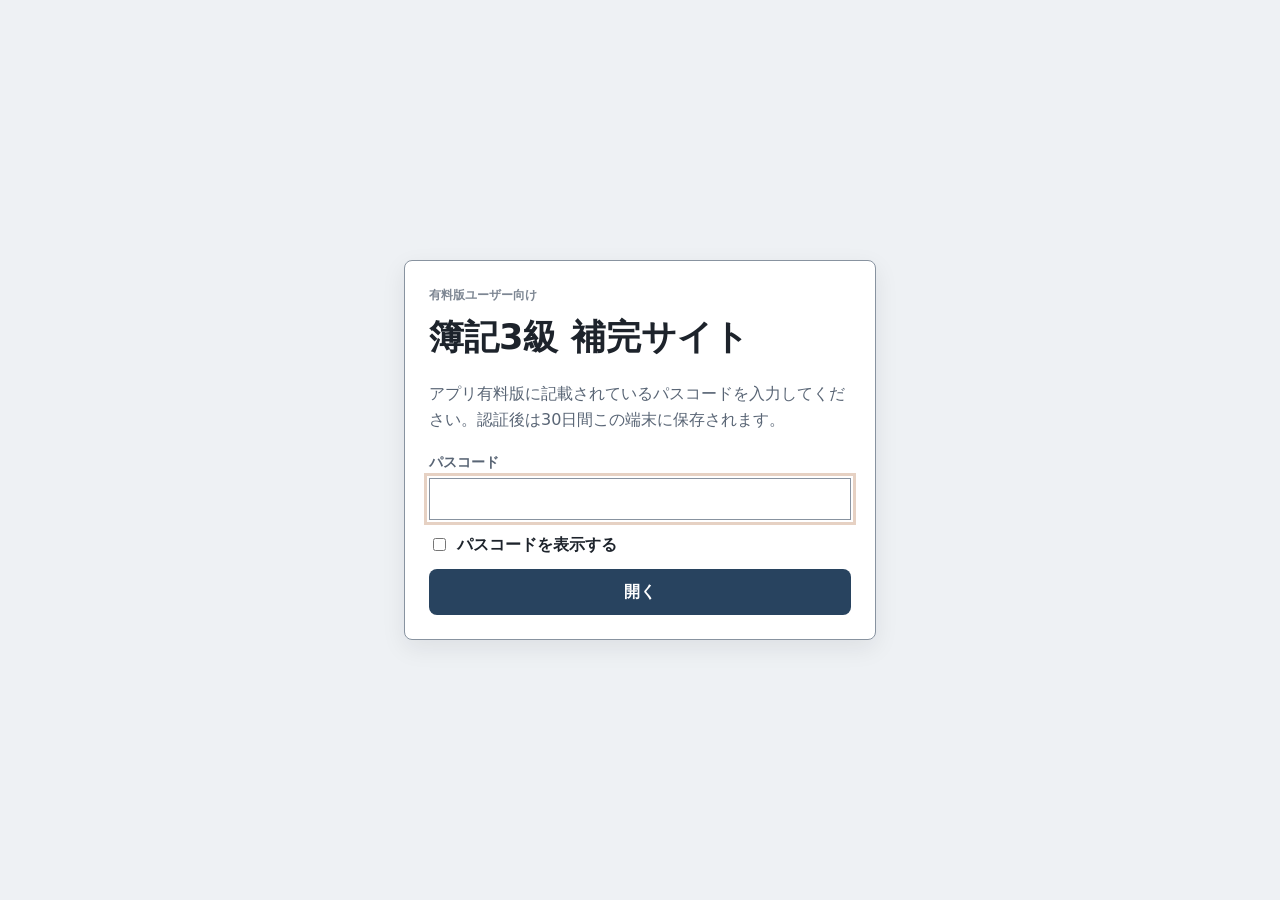
<file: index.html>
<!doctype html>
<html lang="ja">
  <head>
    <meta charset="utf-8">
    <meta name="viewport" content="width=device-width, initial-scale=1">
    <title>簿記3級 仕訳・帳簿・決算の仕上げ問題・模擬試験</title>
    <link rel="stylesheet" href="css/style.css?v=20260522-section-split">
  </head>
  <body class="auth-pending">
    <header class="site-header">
      <div class="container header-inner">
        <div class="header-title-group">
          <img class="header-app-icon" src="assets/boki3q_Android_icon.png" alt="" width="56" height="56">
          <div>
            <p class="eyebrow">日商簿記3級</p>
            <h1>仕訳・帳簿・決算の仕上げ問題・模擬試験</h1>
          </div>
        </div>
        <span class="header-badge">GitHub Pages対応</span>
      </div>
    </header>

    <main class="container page-main home-layout">
      <section id="journal-practice-section" class="exam-list home-section" aria-labelledby="journal-entry-title">
        <div class="section-heading home-section-heading">
          <div>
            <h2 id="journal-entry-title" class="section-title"><span class="section-title-icon journal" aria-hidden="true"><svg viewBox="0 0 24 24" focusable="false"><path d="M4 20h5l10-10-5-5L4 15v5Z"></path><path d="M13 6l5 5"></path></svg></span><span>仕訳の仕上げ問題</span></h2>
            <p>第1問対策として、取引を読み取り借方・貸方・金額まで仕訳を確認できます。</p>
          </div>
          <div class="section-jump-group">
            <a class="section-jump-link" href="#ledger-practice-section">帳簿はこちら</a>
            <a class="section-jump-link" href="#closing-practice-section">決算はこちら</a>
            <a class="section-jump-link" href="#mock-exam-section">模擬試験はこちら</a>
          </div>
        </div>

<article class="exam-card">
          <div class="exam-card-main">
            <p class="eyebrow">仕訳</p>
            <h3>現金・預金の仕訳</h3>
            <dl class="meta-grid">
              <div>
                <dt>目安時間</dt>
                <dd>12分</dd>
              </div>
              <div>
                <dt>配点</dt>
                <dd>100点</dd>
              </div>
              <div>
                <dt>難易度</dt>
                <dd>標準</dd>
              </div>
            </dl>
            <p class="exam-note">現金過不足、普通預金、小口現金、当座借越など、現金・預金まわりの取引を仕訳します。</p>
          </div>
          <div class="exam-card-actions">
            <a class="button primary" href="practice.html?practiceId=journal_cash_deposits_001&restart=1">問題を解く</a>
            <a class="button secondary" href="chapter_result.html?practiceId=journal_cash_deposits_001">前回結果</a>
          </div>
        </article>
<article class="exam-card">
          <div class="exam-card-main">
            <p class="eyebrow">仕訳</p>
            <h3>商品売買の仕訳</h3>
            <dl class="meta-grid">
              <div>
                <dt>目安時間</dt>
                <dd>20分</dd>
              </div>
              <div>
                <dt>配点</dt>
                <dd>100点</dd>
              </div>
              <div>
                <dt>難易度</dt>
                <dd>実戦</dd>
              </div>
            </dl>
            <p class="exam-note">消費税、内金、返品、諸掛り、クレジット売上を含む商品売買の取引を仕訳します。</p>
          </div>
          <div class="exam-card-actions">
            <a class="button primary" href="practice.html?practiceId=journal_merchandise_sales_001&restart=1">問題を解く</a>
            <a class="button secondary" href="chapter_result.html?practiceId=journal_merchandise_sales_001">前回結果</a>
          </div>
        </article>
<article class="exam-card">
          <div class="exam-card-main">
            <p class="eyebrow">仕訳</p>
            <h3>債権・債務の仕訳</h3>
            <dl class="meta-grid">
              <div>
                <dt>目安時間</dt>
                <dd>18分</dd>
              </div>
              <div>
                <dt>配点</dt>
                <dd>100点</dd>
              </div>
              <div>
                <dt>難易度</dt>
                <dd>実戦</dd>
              </div>
            </dl>
            <p class="exam-note">売掛金・買掛金、貸付金・借入金、仮払金、貸倒れ、前払・前受を含む取引を仕訳します。</p>
          </div>
          <div class="exam-card-actions">
            <a class="button primary" href="practice.html?practiceId=journal_receivables_payables_001&restart=1">問題を解く</a>
            <a class="button secondary" href="chapter_result.html?practiceId=journal_receivables_payables_001">前回結果</a>
          </div>
        </article>
<article class="exam-card">
          <div class="exam-card-main">
            <p class="eyebrow">仕訳</p>
            <h3>費用・収益の仕訳</h3>
            <dl class="meta-grid">
              <div>
                <dt>目安時間</dt>
                <dd>18分</dd>
              </div>
              <div>
                <dt>配点</dt>
                <dd>100点</dd>
              </div>
              <div>
                <dt>難易度</dt>
                <dd>実戦</dd>
              </div>
            </dl>
            <p class="exam-note">給料、家賃、保険料、手数料、前払・未払・前受・未収を含む取引を仕訳します。</p>
          </div>
          <div class="exam-card-actions">
            <a class="button primary" href="practice.html?practiceId=journal_expenses_revenues_001&restart=1">問題を解く</a>
            <a class="button secondary" href="chapter_result.html?practiceId=journal_expenses_revenues_001">前回結果</a>
          </div>
        </article>
<article class="exam-card">
          <div class="exam-card-main">
            <p class="eyebrow">仕訳</p>
            <h3>手形・電子記録債権債務</h3>
            <dl class="meta-grid">
              <div>
                <dt>目安時間</dt>
                <dd>15分</dd>
              </div>
              <div>
                <dt>配点</dt>
                <dd>100点</dd>
              </div>
              <div>
                <dt>難易度</dt>
                <dd>標準</dd>
              </div>
            </dl>
            <p class="exam-note">約束手形、手形の裏書、電子記録債権・電子記録債務の発生と決済を仕訳します。</p>
          </div>
          <div class="exam-card-actions">
            <a class="button primary" href="practice.html?practiceId=journal_notes_electronic_001&restart=1">問題を解く</a>
            <a class="button secondary" href="chapter_result.html?practiceId=journal_notes_electronic_001">前回結果</a>
          </div>
        </article>
<article class="exam-card">
          <div class="exam-card-main">
            <p class="eyebrow">仕訳</p>
            <h3>訂正仕訳</h3>
            <dl class="meta-grid">
              <div>
                <dt>目安時間</dt>
                <dd>18分</dd>
              </div>
              <div>
                <dt>配点</dt>
                <dd>100点</dd>
              </div>
              <div>
                <dt>難易度</dt>
                <dd>実戦</dd>
              </div>
            </dl>
            <p class="exam-note">誤記入、金額違い、科目違いを、正しい訂正仕訳で直す練習をします。</p>
          </div>
          <div class="exam-card-actions">
            <a class="button primary" href="practice.html?practiceId=journal_corrections_001&restart=1">問題を解く</a>
            <a class="button secondary" href="chapter_result.html?practiceId=journal_corrections_001">前回結果</a>
          </div>
        </article>
<article class="exam-card">
          <div class="exam-card-main">
            <p class="eyebrow">仕訳</p>
            <h3>固定資産の仕訳</h3>
            <dl class="meta-grid">
              <div>
                <dt>目安時間</dt>
                <dd>18分</dd>
              </div>
              <div>
                <dt>配点</dt>
                <dd>100点</dd>
              </div>
              <div>
                <dt>難易度</dt>
                <dd>実戦</dd>
              </div>
            </dl>
            <p class="exam-note">固定資産の取得、改良と修繕、減価償却、売却、除却を仕訳します。売却時の減価償却費も計算します。</p>
          </div>
          <div class="exam-card-actions">
            <a class="button primary" href="practice.html?practiceId=journal_fixed_assets_001&restart=1">問題を解く</a>
            <a class="button secondary" href="chapter_result.html?practiceId=journal_fixed_assets_001">前回結果</a>
          </div>
        </article>
<article class="exam-card">
          <div class="exam-card-main">
            <p class="eyebrow">仕訳</p>
            <h3>証ひょう・資料読み取り仕訳</h3>
            <dl class="meta-grid">
              <div>
                <dt>目安時間</dt>
                <dd>20分</dd>
              </div>
              <div>
                <dt>配点</dt>
                <dd>100点</dd>
              </div>
              <div>
                <dt>難易度</dt>
                <dd>実戦</dd>
              </div>
            </dl>
            <p class="exam-note">請求書、領収書、通帳記録、クレジット売上票、給与明細から必要な情報を読み取って仕訳します。</p>
          </div>
          <div class="exam-card-actions">
            <a class="button primary" href="practice.html?practiceId=journal_source_documents_001&restart=1">問題を解く</a>
            <a class="button secondary" href="chapter_result.html?practiceId=journal_source_documents_001">前回結果</a>
          </div>
        </article>
<article class="exam-card">
          <div class="exam-card-main">
            <p class="eyebrow">仕訳</p>
            <h3>証ひょう・資料読み取り仕訳 第2セット</h3>
            <dl class="meta-grid">
              <div>
                <dt>目安時間</dt>
                <dd>20分</dd>
              </div>
              <div>
                <dt>配点</dt>
                <dd>100点</dd>
              </div>
              <div>
                <dt>難易度</dt>
                <dd>実戦</dd>
              </div>
            </dl>
            <p class="exam-note">納品書、領収書、通帳明細、売上請求書などから必要な情報を読み取り、仕訳します。</p>
          </div>
          <div class="exam-card-actions">
            <a class="button primary" href="practice.html?practiceId=journal_source_documents_002&restart=1">問題を解く</a>
            <a class="button secondary" href="chapter_result.html?practiceId=journal_source_documents_002">前回結果</a>
          </div>
        </article>
<article class="exam-card">
          <div class="exam-card-main">
            <p class="eyebrow">仕訳</p>
            <h3>税金・純資産の仕訳</h3>
            <dl class="meta-grid">
              <div>
                <dt>目安時間</dt>
                <dd>18分</dd>
              </div>
              <div>
                <dt>配点</dt>
                <dd>100点</dd>
              </div>
              <div>
                <dt>難易度</dt>
                <dd>実戦</dd>
              </div>
            </dl>
            <p class="exam-note">租税公課、消費税、法人税等、資本金、配当と利益準備金を仕訳します。</p>
          </div>
          <div class="exam-card-actions">
            <a class="button primary" href="practice.html?practiceId=journal_taxes_equity_001&restart=1">問題を解く</a>
            <a class="button secondary" href="chapter_result.html?practiceId=journal_taxes_equity_001">前回結果</a>
          </div>
        </article>
<article class="exam-card">
          <div class="exam-card-main">
            <p class="eyebrow">仕訳</p>
            <h3>再振替仕訳</h3>
            <dl class="meta-grid">
              <div>
                <dt>目安時間</dt>
                <dd>15分</dd>
              </div>
              <div>
                <dt>配点</dt>
                <dd>100点</dd>
              </div>
              <div>
                <dt>難易度</dt>
                <dd>標準</dd>
              </div>
            </dl>
            <p class="exam-note">前払・未払・前受・未収の決算整理後、翌期首に行う再振替仕訳を確認します。</p>
          </div>
          <div class="exam-card-actions">
            <a class="button primary" href="practice.html?practiceId=journal_reversing_entries_001&restart=1">問題を解く</a>
            <a class="button secondary" href="chapter_result.html?practiceId=journal_reversing_entries_001">前回結果</a>
          </div>
        </article>
<article class="exam-card">
          <div class="exam-card-main">
            <p class="eyebrow">仕訳</p>
            <h3>決算整理仕訳</h3>
            <dl class="meta-grid">
              <div>
                <dt>目安時間</dt>
                <dd>18分</dd>
              </div>
              <div>
                <dt>配点</dt>
                <dd>100点</dd>
              </div>
              <div>
                <dt>難易度</dt>
                <dd>実戦</dd>
              </div>
            </dl>
            <p class="exam-note">期末商品、貸倒引当金、減価償却、経過勘定、貯蔵品を決算整理仕訳で確認します。</p>
          </div>
          <div class="exam-card-actions">
            <a class="button primary" href="practice.html?practiceId=journal_adjustments_001&restart=1">問題を解く</a>
            <a class="button secondary" href="chapter_result.html?practiceId=journal_adjustments_001">前回結果</a>
          </div>
        </article>
<article class="exam-card">
          <div class="exam-card-main">
            <p class="eyebrow">仕訳</p>
            <h3>決算振替仕訳</h3>
            <dl class="meta-grid">
              <div>
                <dt>目安時間</dt>
                <dd>18分</dd>
              </div>
              <div>
                <dt>配点</dt>
                <dd>100点</dd>
              </div>
              <div>
                <dt>難易度</dt>
                <dd>実戦</dd>
              </div>
            </dl>
            <p class="exam-note">収益・費用を損益へ振り替え、当期純利益または当期純損失を繰越利益剰余金へ振り替えます。</p>
          </div>
          <div class="exam-card-actions">
            <a class="button primary" href="practice.html?practiceId=journal_closing_entries_001&restart=1">問題を解く</a>
            <a class="button secondary" href="chapter_result.html?practiceId=journal_closing_entries_001">前回結果</a>
          </div>
        </article>
      </section>

      <section id="ledger-practice-section" class="exam-list home-section" aria-labelledby="ledger-entry-title">
        <div class="section-heading home-section-heading">
          <div>
            <h2 id="ledger-entry-title" class="section-title"><span class="section-title-icon ledger" aria-hidden="true"><svg viewBox="0 0 24 24" focusable="false"><path d="M5 4h10a4 4 0 0 1 4 4v12H9a4 4 0 0 0-4-4V4Z"></path><path d="M5 16a4 4 0 0 1 4-4h10"></path></svg></span><span>帳簿の仕上げ問題</span></h2>
            <p>第2問対策として、補助簿・固定資産台帳・勘定記入をチャプターごとに練習できます。</p>
          </div>
          <div class="section-jump-group">
            <a class="section-jump-link" href="#journal-practice-section">仕訳はこちら</a>
            <a class="section-jump-link" href="#closing-practice-section">決算はこちら</a>
            <a class="section-jump-link" href="#mock-exam-section">模擬試験はこちら</a>
          </div>
        </div>

<article class="exam-card">
          <div class="exam-card-main">
            <p class="eyebrow">帳簿</p>
            <h3>仕訳日記帳</h3>
            <dl class="meta-grid">
              <div>
                <dt>目安時間</dt>
                <dd>12分</dd>
              </div>
              <div>
                <dt>配点</dt>
                <dd>100点</dd>
              </div>
              <div>
                <dt>難易度</dt>
                <dd>標準</dd>
              </div>
            </dl>
            <p class="exam-note">取引を仕訳日記帳に記入し、借方・貸方の合計を確認します。</p>
          </div>
          <div class="exam-card-actions">
            <a class="button primary" href="practice.html?practiceId=journal_book_001&restart=1">問題を解く</a>
            <a class="button secondary" href="chapter_result.html?practiceId=journal_book_001">前回結果</a>
          </div>
        </article>
<article class="exam-card">
          <div class="exam-card-main">
            <p class="eyebrow">帳簿</p>
            <h3>伝票式会計</h3>
            <dl class="meta-grid">
              <div>
                <dt>目安時間</dt>
                <dd>15分</dd>
              </div>
              <div>
                <dt>配点</dt>
                <dd>100点</dd>
              </div>
              <div>
                <dt>難易度</dt>
                <dd>標準</dd>
              </div>
            </dl>
            <p class="exam-note">入金伝票・出金伝票・振替伝票の様式に、相手科目や金額を記入します。</p>
          </div>
          <div class="exam-card-actions">
            <a class="button primary" href="practice.html?practiceId=voucher_accounting_001&restart=1">問題を解く</a>
            <a class="button secondary" href="chapter_result.html?practiceId=voucher_accounting_001">前回結果</a>
          </div>
        </article>
<article class="exam-card">
          <div class="exam-card-main">
            <p class="eyebrow">帳簿</p>
            <h3>現金出納帳</h3>
            <dl class="meta-grid">
              <div>
                <dt>目安時間</dt>
                <dd>12分</dd>
              </div>
              <div>
                <dt>配点</dt>
                <dd>100点</dd>
              </div>
              <div>
                <dt>難易度</dt>
                <dd>標準</dd>
              </div>
            </dl>
            <p class="exam-note">現金の収入・支出を日付順に記入し、残高を求めます。</p>
          </div>
          <div class="exam-card-actions">
            <a class="button primary" href="practice.html?practiceId=cash_book_001&restart=1">問題を解く</a>
            <a class="button secondary" href="chapter_result.html?practiceId=cash_book_001">前回結果</a>
          </div>
        </article>
<article class="exam-card">
          <div class="exam-card-main">
            <p class="eyebrow">帳簿</p>
            <h3>当座預金出納帳</h3>
            <dl class="meta-grid">
              <div>
                <dt>目安時間</dt>
                <dd>12分</dd>
              </div>
              <div>
                <dt>配点</dt>
                <dd>100点</dd>
              </div>
              <div>
                <dt>難易度</dt>
                <dd>標準</dd>
              </div>
            </dl>
            <p class="exam-note">当座預金の預入・小切手振出・入金を記入し、残高を求めます。</p>
          </div>
          <div class="exam-card-actions">
            <a class="button primary" href="practice.html?practiceId=checking_account_book_001&restart=1">問題を解く</a>
            <a class="button secondary" href="chapter_result.html?practiceId=checking_account_book_001">前回結果</a>
          </div>
        </article>
<article class="exam-card">
          <div class="exam-card-main">
            <p class="eyebrow">帳簿</p>
            <h3>小口現金出納帳</h3>
            <dl class="meta-grid">
              <div>
                <dt>目安時間</dt>
                <dd>15分</dd>
              </div>
              <div>
                <dt>配点</dt>
                <dd>100点</dd>
              </div>
              <div>
                <dt>難易度</dt>
                <dd>標準</dd>
              </div>
            </dl>
            <p class="exam-note">定額資金前渡制度にもとづき、小口現金の支払内訳、残高、補給額を完成させます。</p>
          </div>
          <div class="exam-card-actions">
            <a class="button primary" href="practice.html?practiceId=petty_cash_book_001&restart=1">問題を解く</a>
            <a class="button secondary" href="chapter_result.html?practiceId=petty_cash_book_001">前回結果</a>
          </div>
        </article>
<article class="exam-card">
          <div class="exam-card-main">
            <p class="eyebrow">帳簿</p>
            <h3>銀行勘定調整表</h3>
            <dl class="meta-grid">
              <div>
                <dt>目安時間</dt>
                <dd>15分</dd>
              </div>
              <div>
                <dt>配点</dt>
                <dd>100点</dd>
              </div>
              <div>
                <dt>難易度</dt>
                <dd>標準</dd>
              </div>
            </dl>
            <p class="exam-note">当社の普通預金勘定残高と銀行残高証明書残高を調整し、正しい残高を求めます。</p>
          </div>
          <div class="exam-card-actions">
            <a class="button primary" href="practice.html?practiceId=bank_reconciliation_001&restart=1">問題を解く</a>
            <a class="button secondary" href="chapter_result.html?practiceId=bank_reconciliation_001">前回結果</a>
          </div>
        </article>
<article class="exam-card">
          <div class="exam-card-main">
            <p class="eyebrow">帳簿</p>
            <h3>売掛金元帳</h3>
            <dl class="meta-grid">
              <div>
                <dt>目安時間</dt>
                <dd>10分</dd>
              </div>
              <div>
                <dt>配点</dt>
                <dd>100点</dd>
              </div>
              <div>
                <dt>難易度</dt>
                <dd>標準</dd>
              </div>
            </dl>
            <p class="exam-note">得意先別に売掛金の増減を記録し、月末残高を求めます。</p>
          </div>
          <div class="exam-card-actions">
            <a class="button primary" href="practice.html?practiceId=accounts_receivable_ledger_001&restart=1">問題を解く</a>
            <a class="button secondary" href="chapter_result.html?practiceId=accounts_receivable_ledger_001">前回結果</a>
          </div>
        </article>
<article class="exam-card">
          <div class="exam-card-main">
            <p class="eyebrow">帳簿</p>
            <h3>買掛金元帳</h3>
            <dl class="meta-grid">
              <div>
                <dt>目安時間</dt>
                <dd>10分</dd>
              </div>
              <div>
                <dt>配点</dt>
                <dd>100点</dd>
              </div>
              <div>
                <dt>難易度</dt>
                <dd>標準</dd>
              </div>
            </dl>
            <p class="exam-note">仕入先別に買掛金の増減を記録し、月末残高を求めます。</p>
          </div>
          <div class="exam-card-actions">
            <a class="button primary" href="practice.html?practiceId=accounts_payable_ledger_001&restart=1">問題を解く</a>
            <a class="button secondary" href="chapter_result.html?practiceId=accounts_payable_ledger_001">前回結果</a>
          </div>
        </article>
<article class="exam-card">
          <div class="exam-card-main">
            <p class="eyebrow">帳簿</p>
            <h3>売上帳・仕入帳</h3>
            <dl class="meta-grid">
              <div>
                <dt>目安時間</dt>
                <dd>18分</dd>
              </div>
              <div>
                <dt>配点</dt>
                <dd>100点</dd>
              </div>
              <div>
                <dt>難易度</dt>
                <dd>実戦</dd>
              </div>
            </dl>
            <p class="exam-note">売上帳と仕入帳に、売上・仕入、返品、値引を記入し、純売上高と純仕入高を求めます。</p>
          </div>
          <div class="exam-card-actions">
            <a class="button primary" href="practice.html?practiceId=sales_purchase_books_001&restart=1">問題を解く</a>
            <a class="button secondary" href="chapter_result.html?practiceId=sales_purchase_books_001">前回結果</a>
          </div>
        </article>
<article class="exam-card">
          <div class="exam-card-main">
            <p class="eyebrow">帳簿</p>
            <h3>受取手形記入帳・支払手形記入帳</h3>
            <dl class="meta-grid">
              <div>
                <dt>目安時間</dt>
                <dd>18分</dd>
              </div>
              <div>
                <dt>配点</dt>
                <dd>100点</dd>
              </div>
              <div>
                <dt>難易度</dt>
                <dd>実戦</dd>
              </div>
            </dl>
            <p class="exam-note">受取手形と支払手形について、相手先、満期日、金額、てん末を記入します。</p>
          </div>
          <div class="exam-card-actions">
            <a class="button primary" href="practice.html?practiceId=notes_books_001&restart=1">問題を解く</a>
            <a class="button secondary" href="chapter_result.html?practiceId=notes_books_001">前回結果</a>
          </div>
        </article>
<article class="exam-card">
          <div class="exam-card-main">
            <p class="eyebrow">帳簿</p>
            <h3>総勘定元帳</h3>
            <dl class="meta-grid">
              <div>
                <dt>目安時間</dt>
                <dd>15分</dd>
              </div>
              <div>
                <dt>配点</dt>
                <dd>100点</dd>
              </div>
              <div>
                <dt>難易度</dt>
                <dd>実戦</dd>
              </div>
            </dl>
            <p class="exam-note">仕訳日記帳の取引を指定勘定へ転記し、月末残高を求めます。</p>
          </div>
          <div class="exam-card-actions">
            <a class="button primary" href="practice.html?practiceId=general_ledger_001&restart=1">問題を解く</a>
            <a class="button secondary" href="chapter_result.html?practiceId=general_ledger_001">前回結果</a>
          </div>
        </article>
<article class="exam-card">
          <div class="exam-card-main">
            <p class="eyebrow">帳簿</p>
            <h3>商品有高帳（先入先出法）</h3>
            <dl class="meta-grid">
              <div>
                <dt>目安時間</dt>
                <dd>15分</dd>
              </div>
              <div>
                <dt>配点</dt>
                <dd>100点</dd>
              </div>
              <div>
                <dt>難易度</dt>
                <dd>実戦</dd>
              </div>
            </dl>
            <p class="exam-note">先入先出法により、商品の受入・払出・残高を記録します。</p>
          </div>
          <div class="exam-card-actions">
            <a class="button primary" href="practice.html?practiceId=merchandise_inventory_ledger_001&restart=1">問題を解く</a>
            <a class="button secondary" href="chapter_result.html?practiceId=merchandise_inventory_ledger_001">前回結果</a>
          </div>
        </article>
<article class="exam-card">
          <div class="exam-card-main">
            <p class="eyebrow">帳簿</p>
            <h3>商品有高帳（移動平均法）</h3>
            <dl class="meta-grid">
              <div>
                <dt>目安時間</dt>
                <dd>15分</dd>
              </div>
              <div>
                <dt>配点</dt>
                <dd>100点</dd>
              </div>
              <div>
                <dt>難易度</dt>
                <dd>実戦</dd>
              </div>
            </dl>
            <p class="exam-note">移動平均法により、仕入後の平均単価と払出金額を計算します。</p>
          </div>
          <div class="exam-card-actions">
            <a class="button primary" href="practice.html?practiceId=moving_average_inventory_ledger_001&restart=1">問題を解く</a>
            <a class="button secondary" href="chapter_result.html?practiceId=moving_average_inventory_ledger_001">前回結果</a>
          </div>
        </article>
<article class="exam-card">
          <div class="exam-card-main">
            <p class="eyebrow">帳簿</p>
            <h3>固定資産台帳</h3>
            <dl class="meta-grid">
              <div>
                <dt>目安時間</dt>
                <dd>15分</dd>
              </div>
              <div>
                <dt>配点</dt>
                <dd>100点</dd>
              </div>
              <div>
                <dt>難易度</dt>
                <dd>標準</dd>
              </div>
            </dl>
            <p class="exam-note">定額法で当期減価償却費、期末累計額、期末帳簿価額を求めます。</p>
          </div>
          <div class="exam-card-actions">
            <a class="button primary" href="practice.html?practiceId=fixed_asset_register_001&restart=1">問題を解く</a>
            <a class="button secondary" href="chapter_result.html?practiceId=fixed_asset_register_001">前回結果</a>
          </div>
        </article>
<article class="exam-card">
          <div class="exam-card-main">
            <p class="eyebrow">帳簿</p>
            <h3>語句記入</h3>
            <dl class="meta-grid">
              <div>
                <dt>目安時間</dt>
                <dd>10分</dd>
              </div>
              <div>
                <dt>配点</dt>
                <dd>100点</dd>
              </div>
              <div>
                <dt>難易度</dt>
                <dd>標準</dd>
              </div>
            </dl>
            <p class="exam-note">帳簿・試算表・決算書類に関する空欄へ、適切な語句を選んで入れます。</p>
          </div>
          <div class="exam-card-actions">
            <a class="button primary" href="practice.html?practiceId=term_fill_001&restart=1">問題を解く</a>
            <a class="button secondary" href="chapter_result.html?practiceId=term_fill_001">前回結果</a>
          </div>
        </article>
<article class="exam-card">
          <div class="exam-card-main">
            <p class="eyebrow">帳簿</p>
            <h3>勘定記入</h3>
            <dl class="meta-grid">
              <div>
                <dt>目安時間</dt>
                <dd>12分</dd>
              </div>
              <div>
                <dt>配点</dt>
                <dd>100点</dd>
              </div>
              <div>
                <dt>難易度</dt>
                <dd>標準</dd>
              </div>
            </dl>
            <p class="exam-note">収益・費用を損益勘定へ振り替え、当期純利益を繰越利益剰余金勘定へ記入します。</p>
          </div>
          <div class="exam-card-actions">
            <a class="button primary" href="practice.html?practiceId=account_entry_001&restart=1">問題を解く</a>
            <a class="button secondary" href="chapter_result.html?practiceId=account_entry_001">前回結果</a>
          </div>
        </article>
      </section>

      <section id="closing-practice-section" class="exam-list home-section" aria-labelledby="closing-entry-title">
        <div class="section-heading home-section-heading">
          <div>
            <h2 id="closing-entry-title" class="section-title"><span class="section-title-icon closing" aria-hidden="true"><svg viewBox="0 0 24 24" focusable="false"><path d="M4 19h16"></path><path d="M7 16v-5"></path><path d="M12 16V6"></path><path d="M17 16v-8"></path></svg></span><span>決算の仕上げ問題</span></h2>
            <p>第3問対策として、試算表から精算表・財務諸表まで確認できます。</p>
          </div>
          <div class="section-jump-group">
            <a class="section-jump-link" href="#journal-practice-section">仕訳はこちら</a>
            <a class="section-jump-link" href="#ledger-practice-section">帳簿はこちら</a>
            <a class="section-jump-link" href="#mock-exam-section">模擬試験はこちら</a>
          </div>
        </div>

<article class="exam-card">
          <div class="exam-card-main">
            <p class="eyebrow">決算</p>
            <h3>残高試算表</h3>
            <dl class="meta-grid">
              <div>
                <dt>目安時間</dt>
                <dd>15分</dd>
              </div>
              <div>
                <dt>配点</dt>
                <dd>100点</dd>
              </div>
              <div>
                <dt>難易度</dt>
                <dd>標準</dd>
              </div>
            </dl>
            <p class="exam-note">月初残高と月中取引から、各勘定の月末残高を集計します。</p>
          </div>
          <div class="exam-card-actions">
            <a class="button primary" href="practice.html?practiceId=trial_balance_001&restart=1">問題を解く</a>
            <a class="button secondary" href="chapter_result.html?practiceId=trial_balance_001">前回結果</a>
          </div>
        </article>
<article class="exam-card">
          <div class="exam-card-main">
            <p class="eyebrow">決算</p>
            <h3>合計試算表</h3>
            <dl class="meta-grid">
              <div>
                <dt>目安時間</dt>
                <dd>20分</dd>
              </div>
              <div>
                <dt>配点</dt>
                <dd>100点</dd>
              </div>
              <div>
                <dt>難易度</dt>
                <dd>実戦</dd>
              </div>
            </dl>
            <p class="exam-note">月初残高と月中取引から、借方・貸方の合計欄と残高欄を完成させます。</p>
          </div>
          <div class="exam-card-actions">
            <a class="button primary" href="practice.html?practiceId=total_trial_balance_001&restart=1">問題を解く</a>
            <a class="button secondary" href="chapter_result.html?practiceId=total_trial_balance_001">前回結果</a>
          </div>
        </article>
<article class="exam-card">
          <div class="exam-card-main">
            <p class="eyebrow">決算</p>
            <h3>精算表</h3>
            <dl class="meta-grid">
              <div>
                <dt>目安時間</dt>
                <dd>25分</dd>
              </div>
              <div>
                <dt>配点</dt>
                <dd>100点</dd>
              </div>
              <div>
                <dt>難易度</dt>
                <dd>実戦</dd>
              </div>
            </dl>
            <p class="exam-note">決算整理事項を反映し、修正記入・損益計算書・貸借対照表欄を完成させます。</p>
          </div>
          <div class="exam-card-actions">
            <a class="button primary" href="practice.html?practiceId=worksheet_001&restart=1">問題を解く</a>
            <a class="button secondary" href="chapter_result.html?practiceId=worksheet_001">前回結果</a>
          </div>
        </article>
<article class="exam-card">
          <div class="exam-card-main">
            <p class="eyebrow">決算</p>
            <h3>損益計算書</h3>
            <dl class="meta-grid">
              <div>
                <dt>目安時間</dt>
                <dd>15分</dd>
              </div>
              <div>
                <dt>配点</dt>
                <dd>100点</dd>
              </div>
              <div>
                <dt>難易度</dt>
                <dd>標準</dd>
              </div>
            </dl>
            <p class="exam-note">整理後の収益・費用から、税引前当期純利益と当期純利益まで求めます。</p>
          </div>
          <div class="exam-card-actions">
            <a class="button primary" href="practice.html?practiceId=income_statement_001&restart=1">問題を解く</a>
            <a class="button secondary" href="chapter_result.html?practiceId=income_statement_001">前回結果</a>
          </div>
        </article>
<article class="exam-card">
          <div class="exam-card-main">
            <p class="eyebrow">決算</p>
            <h3>貸借対照表</h3>
            <dl class="meta-grid">
              <div>
                <dt>目安時間</dt>
                <dd>15分</dd>
              </div>
              <div>
                <dt>配点</dt>
                <dd>100点</dd>
              </div>
              <div>
                <dt>難易度</dt>
                <dd>標準</dd>
              </div>
            </dl>
            <p class="exam-note">整理後の資産・負債・純資産を分類し、貸借対照表を完成させます。</p>
          </div>
          <div class="exam-card-actions">
            <a class="button primary" href="practice.html?practiceId=balance_sheet_001&restart=1">問題を解く</a>
            <a class="button secondary" href="chapter_result.html?practiceId=balance_sheet_001">前回結果</a>
          </div>
        </article>
      </section>

      <section id="mock-exam-section" class="exam-list mock-entry-section home-section" aria-labelledby="exam-list-title">
        <div class="section-heading home-section-heading">
          <div>
            <h2 id="exam-list-title" class="section-title"><span class="section-title-icon mock" aria-hidden="true"><svg viewBox="0 0 24 24" focusable="false"><path d="M12 3l2.4 5 5.5.8-4 3.9.9 5.5L12 15.6 7.2 18.2l.9-5.5-4-3.9 5.5-.8L12 3Z"></path></svg></span><span>模擬試験</span></h2>
            <p>第1回から第5回まで、本番ネット試験に近い構成で60分通しの練習ができます。</p>
          </div>
          <div class="section-jump-group">
            <a class="section-jump-link" href="#journal-practice-section">仕訳はこちら</a>
            <a class="section-jump-link" href="#ledger-practice-section">帳簿はこちら</a>
            <a class="section-jump-link" href="#closing-practice-section">決算はこちら</a>
          </div>
        </div>

<article class="exam-card">
          <div class="exam-card-main">
            <h3>第1回 模擬試験</h3>
            <dl class="meta-grid">
              <div>
                <dt>試験時間</dt>
                <dd>60分</dd>
              </div>
              <div>
                <dt>満点</dt>
                <dd>100点</dd>
              </div>
              <div>
                <dt>合格基準</dt>
                <dd>70点</dd>
              </div>
            </dl>
            <p class="exam-note">第1問 45点、第2問 20点、第3問 35点。途中保存と復元に対応しています。</p>
          </div>
          <div class="exam-card-actions">
            <a class="button primary" href="start.html?examId=mock_001">詳細を見る</a>
            <a class="button secondary" href="result.html?examId=mock_001">前回結果</a>
          </div>
        </article>

<article class="exam-card">
          <div class="exam-card-main">
            <h3>第2回 模擬試験</h3>
            <dl class="meta-grid">
              <div>
                <dt>試験時間</dt>
                <dd>60分</dd>
              </div>
              <div>
                <dt>満点</dt>
                <dd>100点</dd>
              </div>
              <div>
                <dt>合格基準</dt>
                <dd>70点</dd>
              </div>
            </dl>
            <p class="exam-note">第1問 45点、第2問 20点、第3問 35点。途中保存と復元に対応しています。</p>
          </div>
          <div class="exam-card-actions">
            <a class="button primary" href="start.html?examId=mock_002">詳細を見る</a>
            <a class="button secondary" href="result.html?examId=mock_002">前回結果</a>
          </div>
        </article>

<article class="exam-card">
          <div class="exam-card-main">
            <h3>第3回 模擬試験</h3>
            <dl class="meta-grid">
              <div>
                <dt>試験時間</dt>
                <dd>60分</dd>
              </div>
              <div>
                <dt>満点</dt>
                <dd>100点</dd>
              </div>
              <div>
                <dt>合格基準</dt>
                <dd>70点</dd>
              </div>
            </dl>
            <p class="exam-note">第1問 45点、第2問 20点、第3問 35点。途中保存と復元に対応しています。</p>
          </div>
          <div class="exam-card-actions">
            <a class="button primary" href="start.html?examId=mock_003">詳細を見る</a>
            <a class="button secondary" href="result.html?examId=mock_003">前回結果</a>
          </div>
        </article>

<article class="exam-card">
          <div class="exam-card-main">
            <h3>第4回 模擬試験</h3>
            <dl class="meta-grid">
              <div>
                <dt>試験時間</dt>
                <dd>60分</dd>
              </div>
              <div>
                <dt>満点</dt>
                <dd>100点</dd>
              </div>
              <div>
                <dt>合格基準</dt>
                <dd>70点</dd>
              </div>
            </dl>
            <p class="exam-note">第1問 45点、第2問 20点、第3問 35点。途中保存と復元に対応しています。</p>
          </div>
          <div class="exam-card-actions">
            <a class="button primary" href="start.html?examId=mock_004">詳細を見る</a>
            <a class="button secondary" href="result.html?examId=mock_004">前回結果</a>
          </div>
        </article>

<article class="exam-card">
          <div class="exam-card-main">
            <h3>第5回 模擬試験</h3>
            <dl class="meta-grid">
              <div>
                <dt>試験時間</dt>
                <dd>60分</dd>
              </div>
              <div>
                <dt>満点</dt>
                <dd>100点</dd>
              </div>
              <div>
                <dt>合格基準</dt>
                <dd>70点</dd>
              </div>
            </dl>
            <p class="exam-note">第1問 45点、第2問 20点、第3問 35点。途中保存と復元に対応しています。</p>
          </div>
          <div class="exam-card-actions">
            <a class="button primary" href="start.html?examId=mock_005">詳細を見る</a>
            <a class="button secondary" href="result.html?examId=mock_005">前回結果</a>
          </div>
        </article>

      </section>

    </main>

    <script src="js/common.js?v=20260529-keypad-live-comma"></script>
  </body>
</html>
</file>
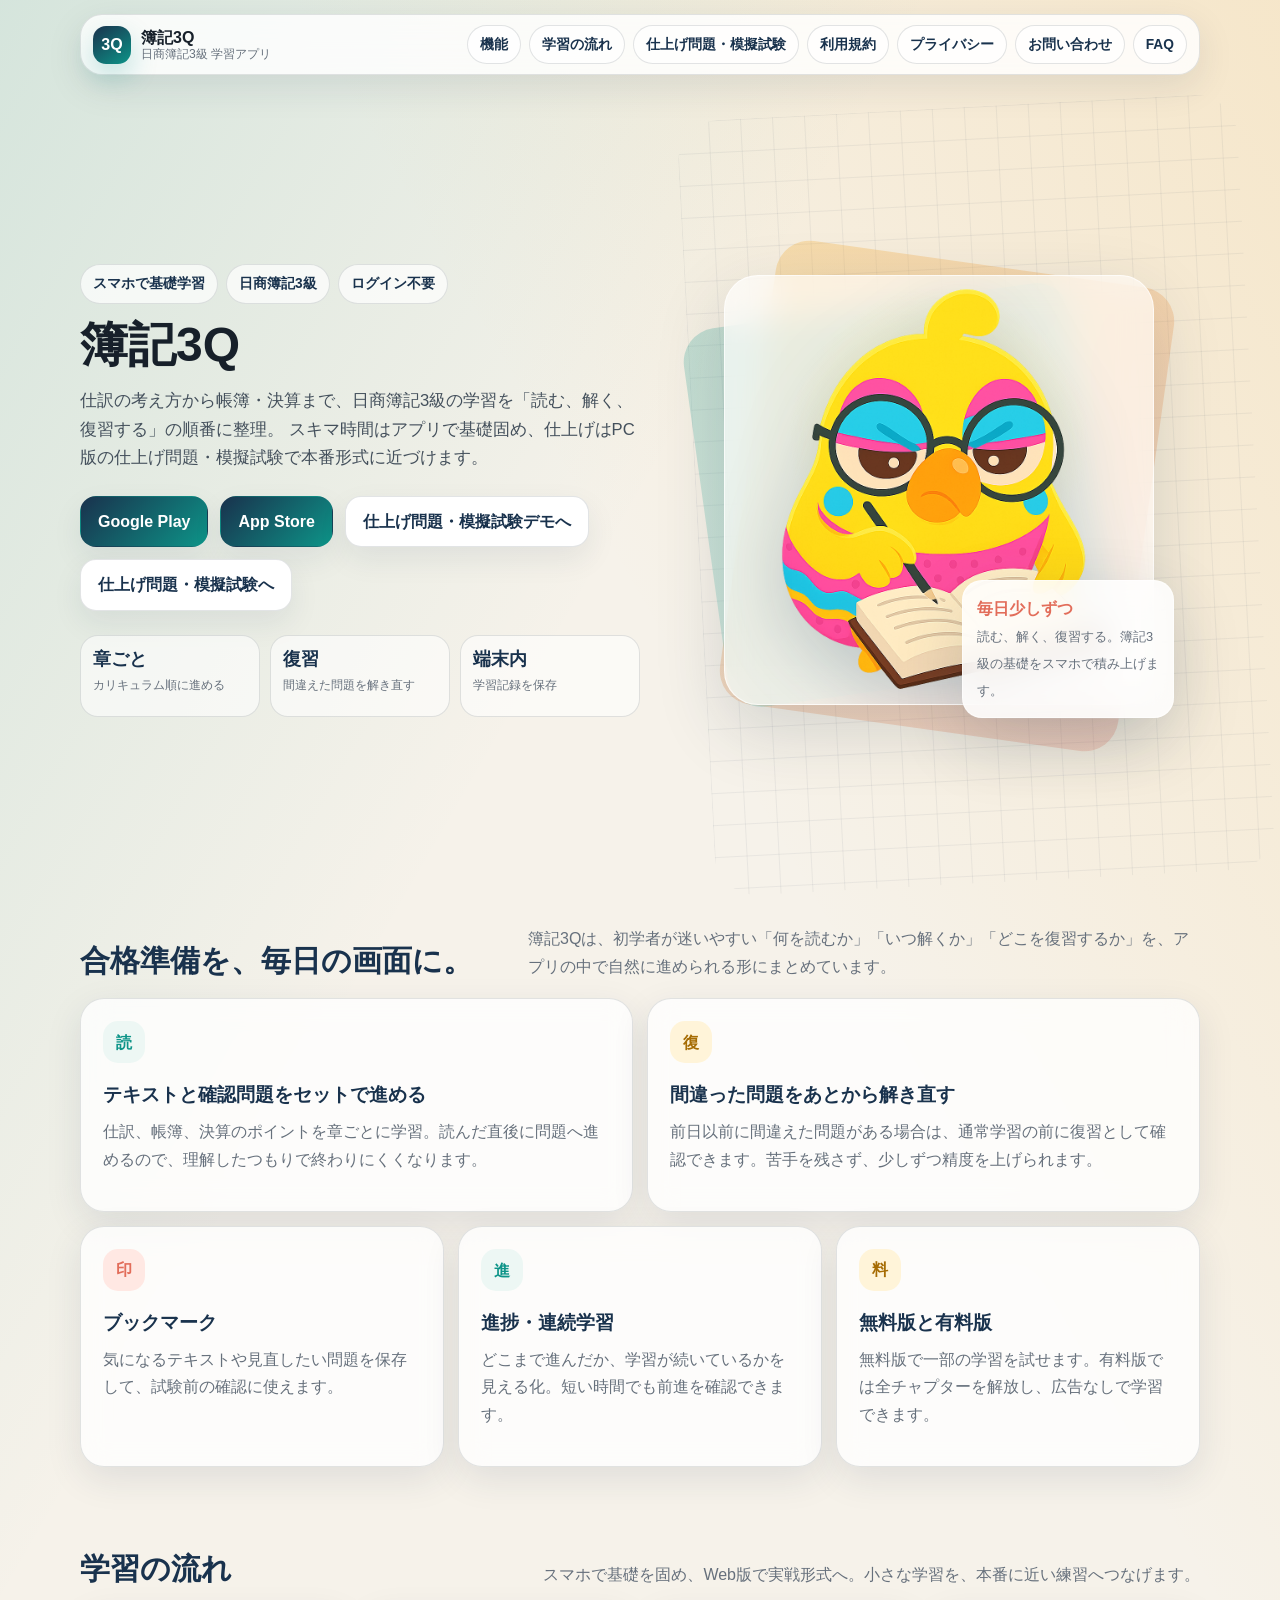
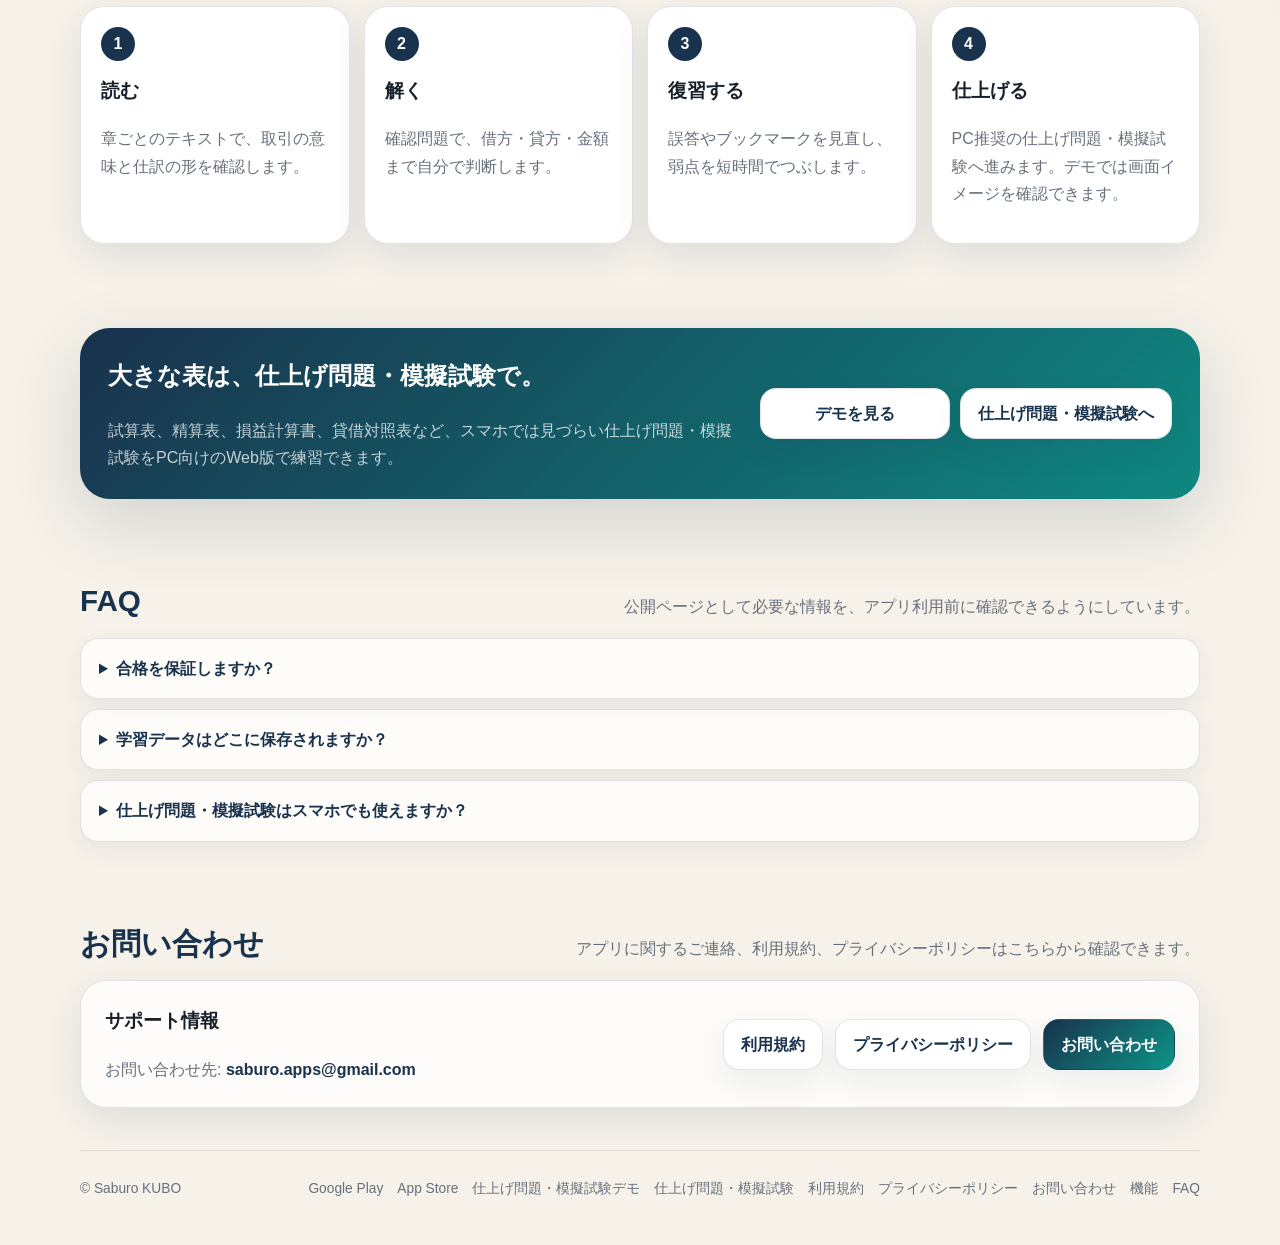
<file: app.html>
<!doctype html>
<html lang="ja">
  <head>
    <meta charset="utf-8">
    <meta name="viewport" content="width=device-width, initial-scale=1, viewport-fit=cover">
    <meta name="color-scheme" content="light">
    <meta name="theme-color" content="#f6f2ea">
    <title>簿記3Q | スマホで学べる日商簿記3級アプリ</title>
    <meta
      name="description"
      content="簿記3Qは、日商簿記3級をスマホで基礎から学べる学習アプリ（Android / iOS）です。カリキュラム学習、確認問題、復習、ブックマーク、仕上げ問題・模擬試験への導線を備えています。"
    >
    <style>
      :root {
        color-scheme: light;
        --bg: #f6f2ea;
        --ink: #17202a;
        --muted: #66707c;
        --surface: rgba(255, 255, 255, 0.78);
        --surface-solid: #ffffff;
        --line: rgba(23, 32, 42, 0.12);
        --navy: #19324d;
        --teal: #0d9488;
        --amber: #f5b84b;
        --coral: #e26d5a;
        --mint: #bdebdc;
        --shadow: 0 24px 70px rgba(25, 50, 77, 0.16);
        --soft-shadow: 0 12px 36px rgba(25, 50, 77, 0.1);
      }

      * {
        box-sizing: border-box;
      }

      html {
        -webkit-text-size-adjust: 100%;
        text-size-adjust: 100%;
        scroll-behavior: smooth;
      }

      body {
        margin: 0;
        color: var(--ink);
        background:
          linear-gradient(120deg, rgba(13, 148, 136, 0.14), transparent 32%),
          linear-gradient(240deg, rgba(245, 184, 75, 0.2), transparent 34%),
          var(--bg);
        font-family: -apple-system, BlinkMacSystemFont, "Segoe UI", Roboto, Helvetica, Arial, "Hiragino Kaku Gothic ProN", "Noto Sans JP", "Yu Gothic", sans-serif;
        line-height: 1.7;
      }

      a {
        color: inherit;
        text-decoration: none;
      }

      a:hover {
        text-decoration: underline;
      }

      .wrap {
        width: min(1120px, calc(100% - 32px));
        margin: 0 auto;
      }

      .topbar {
        position: sticky;
        top: 12px;
        z-index: 10;
        display: flex;
        align-items: center;
        justify-content: space-between;
        gap: 16px;
        margin: 14px auto 0;
        padding: 10px 12px;
        border: 1px solid var(--line);
        border-radius: 22px;
        background: rgba(255, 255, 255, 0.82);
        box-shadow: var(--soft-shadow);
        backdrop-filter: blur(18px);
      }

      .brand {
        display: flex;
        align-items: center;
        gap: 10px;
        min-width: 0;
      }

      .mark {
        display: grid;
        flex: 0 0 auto;
        place-items: center;
        width: 38px;
        height: 38px;
        border-radius: 13px;
        color: #ffffff;
        background: linear-gradient(145deg, var(--navy), var(--teal));
        font-weight: 900;
        box-shadow: 0 12px 28px rgba(13, 148, 136, 0.24);
      }

      .brand-title {
        display: block;
        overflow: hidden;
        font-weight: 850;
        line-height: 1.2;
        text-overflow: ellipsis;
        white-space: nowrap;
      }

      .brand-sub {
        display: block;
        color: var(--muted);
        font-size: 0.76rem;
        line-height: 1.25;
      }

      .nav {
        display: flex;
        flex-wrap: wrap;
        justify-content: flex-end;
        gap: 8px;
      }

      .nav a,
      .chip {
        display: inline-flex;
        align-items: center;
        justify-content: center;
        gap: 7px;
        min-height: 36px;
        padding: 7px 12px;
        border: 1px solid var(--line);
        border-radius: 999px;
        background: rgba(255, 255, 255, 0.7);
        color: var(--navy);
        font-size: 0.86rem;
        font-weight: 750;
        white-space: nowrap;
      }

      .hero {
        position: relative;
        display: grid;
        grid-template-columns: minmax(0, 1fr);
        gap: 32px;
        min-height: calc(100vh - 92px);
        padding: 56px 0 34px;
        align-items: center;
      }

      .hero::before {
        position: absolute;
        inset: 32px -56px 0 auto;
        z-index: -1;
        width: min(560px, 70vw);
        border-radius: 42px;
        background:
          linear-gradient(rgba(25, 50, 77, 0.06) 1px, transparent 1px),
          linear-gradient(90deg, rgba(25, 50, 77, 0.06) 1px, transparent 1px);
        background-size: 32px 32px;
        content: "";
        transform: rotate(-3deg);
      }

      @media (min-width: 880px) {
        .hero {
          grid-template-columns: 1.04fr 0.96fr;
        }
      }

      .badge-row {
        display: flex;
        flex-wrap: wrap;
        gap: 8px;
        margin-bottom: 14px;
      }

      h1,
      h2,
      h3,
      p {
        margin-top: 0;
      }

      h1 {
        margin-bottom: 16px;
        max-width: 11ch;
        font-size: 3rem;
        line-height: 1.12;
        letter-spacing: 0;
      }

      .hero-copy {
        max-width: 42rem;
        margin-bottom: 22px;
        color: #44505c;
        font-size: 1.04rem;
      }

      .cta-row {
        display: flex;
        flex-wrap: wrap;
        gap: 12px;
        margin: 24px 0 18px;
      }

      .button {
        display: inline-flex;
        align-items: center;
        justify-content: center;
        gap: 8px;
        min-height: 48px;
        padding: 11px 17px;
        border: 1px solid var(--line);
        border-radius: 16px;
        background: var(--surface-solid);
        color: var(--navy);
        font-weight: 850;
        box-shadow: 0 12px 30px rgba(25, 50, 77, 0.08);
      }

      .button.primary {
        border-color: transparent;
        background: linear-gradient(135deg, var(--navy), var(--teal));
        color: #ffffff;
      }

      .trust {
        display: grid;
        grid-template-columns: repeat(3, minmax(0, 1fr));
        gap: 10px;
        max-width: 560px;
        margin-top: 24px;
      }

      .trust div {
        min-height: 82px;
        padding: 12px;
        border: 1px solid var(--line);
        border-radius: 18px;
        background: rgba(255, 255, 255, 0.58);
      }

      .trust b {
        display: block;
        color: var(--navy);
        font-size: 1.12rem;
        line-height: 1.25;
      }

      .trust span {
        color: var(--muted);
        font-size: 0.78rem;
      }

      .visual {
        display: grid;
        place-items: center;
      }

      .mascot-stage {
        position: relative;
        display: grid;
        place-items: center;
        width: min(100%, 470px);
        min-height: 540px;
      }

      .mascot-stage::before,
      .mascot-stage::after {
        position: absolute;
        border-radius: 34px;
        content: "";
      }

      .mascot-stage::before {
        inset: 42px 26px 30px 42px;
        background: linear-gradient(135deg, rgba(245, 184, 75, 0.34), rgba(226, 109, 90, 0.24));
        transform: rotate(8deg);
      }

      .mascot-stage::after {
        inset: 84px 80px 74px 0;
        background: linear-gradient(135deg, rgba(13, 148, 136, 0.22), rgba(189, 235, 220, 0.46));
        transform: rotate(-8deg);
      }

      .mascot-card {
        position: relative;
        z-index: 2;
        display: grid;
        place-items: center;
        width: min(430px, 88vw);
        aspect-ratio: 1;
        border: 1px solid rgba(255, 255, 255, 0.66);
        border-radius: 34px;
        background:
          radial-gradient(circle at 50% 38%, rgba(255, 238, 122, 0.45), transparent 44%),
          rgba(255, 255, 255, 0.62);
        box-shadow: var(--shadow);
        backdrop-filter: blur(16px);
        overflow: hidden;
      }

      .mascot-card img {
        display: block;
        width: 100%;
        height: 100%;
        object-fit: contain;
        filter: drop-shadow(0 24px 38px rgba(25, 50, 77, 0.22));
      }

      .mascot-note {
        position: absolute;
        z-index: 3;
        right: 0;
        bottom: 42px;
        width: min(212px, 48vw);
        padding: 14px;
        border: 1px solid rgba(255, 255, 255, 0.58);
        border-radius: 20px;
        background: rgba(255, 255, 255, 0.86);
        box-shadow: var(--shadow);
        backdrop-filter: blur(16px);
      }

      .mascot-note b {
        display: block;
        color: var(--coral);
      }

      .mascot-note span {
        color: var(--muted);
        font-size: 0.8rem;
      }

      .phone-stage {
        position: relative;
        width: min(100%, 430px);
        min-height: 560px;
      }

      .phone-stage::before,
      .phone-stage::after {
        position: absolute;
        border-radius: 28px;
        content: "";
      }

      .phone-stage::before {
        inset: 60px 22px 18px 66px;
        background: linear-gradient(135deg, rgba(226, 109, 90, 0.28), rgba(245, 184, 75, 0.3));
        transform: rotate(8deg);
      }

      .phone-stage::after {
        inset: 92px 92px 110px 0;
        background: linear-gradient(135deg, rgba(13, 148, 136, 0.22), rgba(189, 235, 220, 0.42));
        transform: rotate(-9deg);
      }

      .phone {
        position: relative;
        z-index: 2;
        width: min(322px, 86vw);
        margin: 0 auto;
        padding: 14px;
        border: 10px solid #111827;
        border-radius: 42px;
        background: #f8fafc;
        box-shadow: 0 34px 86px rgba(25, 50, 77, 0.28);
      }

      .speaker {
        width: 68px;
        height: 6px;
        margin: 0 auto 12px;
        border-radius: 999px;
        background: #202a36;
      }

      .app-screen {
        overflow: hidden;
        min-height: 506px;
        border-radius: 28px;
        background:
          linear-gradient(180deg, rgba(25, 50, 77, 0.96), rgba(25, 50, 77, 0.9) 34%, #f7f2e8 34%);
      }

      .screen-top {
        padding: 24px 18px 22px;
        color: #ffffff;
      }

      .screen-kicker {
        margin: 0 0 8px;
        color: rgba(255, 255, 255, 0.72);
        font-size: 0.76rem;
        font-weight: 750;
      }

      .screen-top h2 {
        margin: 0 0 16px;
        font-size: 1.38rem;
        line-height: 1.25;
      }

      .progress-ring {
        display: grid;
        place-items: center;
        width: 96px;
        height: 96px;
        margin-left: auto;
        border-radius: 50%;
        background:
          radial-gradient(circle at center, #19324d 0 54%, transparent 55%),
          conic-gradient(var(--amber) 0 72%, rgba(255, 255, 255, 0.2) 72% 100%);
        color: #ffffff;
        font-size: 1.5rem;
        font-weight: 900;
      }

      .screen-body {
        display: grid;
        gap: 10px;
        padding: 14px;
      }

      .lesson-card,
      .mini-card {
        border: 1px solid rgba(25, 50, 77, 0.1);
        border-radius: 18px;
        background: rgba(255, 255, 255, 0.9);
        box-shadow: 0 10px 24px rgba(25, 50, 77, 0.08);
      }

      .lesson-card {
        padding: 14px;
      }

      .lesson-card b,
      .mini-card b {
        display: block;
        color: var(--navy);
      }

      .lesson-card span,
      .mini-card span {
        color: var(--muted);
        font-size: 0.78rem;
      }

      .bars {
        display: grid;
        gap: 7px;
        margin-top: 12px;
      }

      .bar {
        height: 8px;
        overflow: hidden;
        border-radius: 999px;
        background: #e3e7ea;
      }

      .bar span {
        display: block;
        height: 100%;
        border-radius: inherit;
        background: linear-gradient(90deg, var(--teal), var(--amber));
      }

      .mini-grid {
        display: grid;
        grid-template-columns: 1fr 1fr;
        gap: 10px;
      }

      .mini-card {
        min-height: 96px;
        padding: 12px;
      }

      .float-note {
        position: absolute;
        z-index: 3;
        right: 0;
        bottom: 72px;
        width: min(190px, 46vw);
        padding: 14px;
        border: 1px solid rgba(255, 255, 255, 0.52);
        border-radius: 20px;
        background: rgba(255, 255, 255, 0.84);
        box-shadow: var(--shadow);
        backdrop-filter: blur(16px);
      }

      .float-note b {
        display: block;
        color: var(--coral);
      }

      .float-note span {
        color: var(--muted);
        font-size: 0.8rem;
      }

      .section {
        padding: 42px 0;
        scroll-margin-top: 100px;
      }

      .section-head {
        display: flex;
        align-items: end;
        justify-content: space-between;
        gap: 16px;
        margin-bottom: 18px;
      }

      .section-head h2 {
        margin-bottom: 0;
        color: var(--navy);
        font-size: 1.85rem;
        line-height: 1.25;
      }

      .section-head p {
        max-width: 42rem;
        margin-bottom: 0;
        color: var(--muted);
      }

      .feature-grid {
        display: grid;
        grid-template-columns: repeat(12, 1fr);
        gap: 14px;
      }

      .feature {
        grid-column: span 12;
        min-height: 210px;
        padding: 22px;
        border: 1px solid var(--line);
        border-radius: 24px;
        background: var(--surface);
        box-shadow: var(--soft-shadow);
        backdrop-filter: blur(14px);
      }

      .feature h3 {
        margin-bottom: 8px;
        color: var(--navy);
        font-size: 1.16rem;
      }

      .feature p,
      .flow p,
      details p {
        color: var(--muted);
      }

      .icon {
        display: grid;
        place-items: center;
        width: 42px;
        height: 42px;
        margin-bottom: 16px;
        border-radius: 15px;
        background: #edf7f4;
        color: var(--teal);
        font-weight: 900;
      }

      .icon.amber {
        background: #fff4d9;
        color: #a66c04;
      }

      .icon.coral {
        background: #ffe8e3;
        color: var(--coral);
      }

      @media (min-width: 760px) {
        .feature.span6 {
          grid-column: span 6;
        }

        .feature.span4 {
          grid-column: span 4;
        }
      }

      .flow-wrap {
        display: grid;
        grid-template-columns: 1fr;
        gap: 14px;
      }

      @media (min-width: 820px) {
        .flow-wrap {
          grid-template-columns: repeat(4, 1fr);
        }
      }

      .flow {
        position: relative;
        min-height: 180px;
        padding: 20px;
        border: 1px solid var(--line);
        border-radius: 24px;
        background: #ffffff;
        box-shadow: var(--soft-shadow);
      }

      .flow-num {
        display: inline-grid;
        place-items: center;
        width: 34px;
        height: 34px;
        margin-bottom: 14px;
        border-radius: 50%;
        background: var(--navy);
        color: #ffffff;
        font-weight: 900;
      }

      .practice-band {
        display: grid;
        grid-template-columns: 1fr;
        gap: 20px;
        align-items: center;
        padding: 28px;
        border-radius: 30px;
        background:
          linear-gradient(135deg, rgba(25, 50, 77, 0.94), rgba(13, 148, 136, 0.88)),
          var(--navy);
        color: #ffffff;
        box-shadow: var(--shadow);
      }

      @media (min-width: 820px) {
        .practice-band {
          grid-template-columns: 1fr auto;
        }
      }

      .practice-band p {
        margin-bottom: 0;
        color: rgba(255, 255, 255, 0.76);
      }

      .practice-band .button {
        min-width: 190px;
        background: #ffffff;
        color: var(--navy);
      }

      .practice-actions {
        display: flex;
        flex-wrap: wrap;
        gap: 10px;
        justify-content: flex-start;
      }

      @media (min-width: 820px) {
        .practice-actions {
          justify-content: flex-end;
        }
      }

      .faq-list {
        display: grid;
        gap: 10px;
      }

      details {
        border: 1px solid var(--line);
        border-radius: 18px;
        background: rgba(255, 255, 255, 0.72);
        box-shadow: 0 8px 24px rgba(25, 50, 77, 0.06);
      }

      summary {
        cursor: pointer;
        padding: 16px 18px;
        color: var(--navy);
        font-weight: 850;
      }

      details p {
        margin: 0;
        padding: 0 18px 18px;
      }

      .contact-panel {
        display: grid;
        grid-template-columns: 1fr;
        gap: 14px;
        padding: 24px;
        border: 1px solid var(--line);
        border-radius: 26px;
        background: rgba(255, 255, 255, 0.76);
        box-shadow: var(--soft-shadow);
      }

      @media (min-width: 760px) {
        .contact-panel {
          grid-template-columns: 1fr auto;
          align-items: center;
        }
      }

      .contact-panel p {
        margin-bottom: 0;
        color: var(--muted);
      }

      .contact-mail {
        color: var(--navy);
        font-weight: 850;
      }

      .footer {
        display: flex;
        flex-wrap: wrap;
        justify-content: space-between;
        gap: 14px;
        padding: 26px 0 44px;
        border-top: 1px solid var(--line);
        color: var(--muted);
        font-size: 0.86rem;
      }

      .footer-links {
        display: flex;
        flex-wrap: wrap;
        gap: 14px;
      }

      @media (max-width: 760px) {
        .topbar {
          align-items: flex-start;
          border-radius: 18px;
        }

        .nav {
          display: none;
        }

        .hero {
          min-height: auto;
          padding-top: 34px;
        }

        h1 {
          font-size: 2.2rem;
        }

        .trust {
          grid-template-columns: 1fr;
        }

        .phone-stage {
          min-height: 520px;
        }

        .mascot-stage {
          min-height: 440px;
        }

        .mascot-card {
          width: min(360px, 86vw);
          border-radius: 28px;
        }

        .mascot-note {
          right: 8px;
          bottom: 10px;
        }

        .float-note {
          right: 8px;
          bottom: 26px;
        }

        .section-head {
          display: block;
        }

        .section-head h2 {
          font-size: 1.55rem;
          margin-bottom: 8px;
        }
      }
    </style>
  </head>
  <body>
    <header class="wrap topbar">
      <a class="brand" href="#top" aria-label="簿記3Q トップへ">
        <span class="mark">3Q</span>
        <span>
          <span class="brand-title">簿記3Q</span>
          <span class="brand-sub">日商簿記3級 学習アプリ</span>
        </span>
      </a>
      <nav class="nav" aria-label="ページ内ナビゲーション">
        <a href="#features">機能</a>
        <a href="#flow">学習の流れ</a>
        <a href="#practice">仕上げ問題・模擬試験</a>
        <a href="terms.html">利用規約</a>
        <a href="privacy.html">プライバシー</a>
        <a href="mailto:saburo.apps@gmail.com?subject=%E7%B0%BF%E8%A8%983Q%E3%81%AE%E3%81%8A%E5%95%8F%E3%81%84%E5%90%88%E3%82%8F%E3%81%9B&body=web%E3%82%B5%E3%82%A4%E3%83%88%E3%81%8B%E3%82%89%E3%81%AE%E3%81%8A%E5%95%8F%E3%81%84%E5%90%88%E3%82%8F%E3%81%9B%0A%E4%BB%A5%E4%B8%8B%E3%81%AE%E5%86%85%E5%AE%B9%E3%81%8C%E5%88%86%E3%81%8B%E3%82%8A%E3%81%BE%E3%81%97%E3%81%9F%E3%82%89%E3%81%8A%E7%9F%A5%E3%82%89%E3%81%9B%E3%81%8F%E3%81%A0%E3%81%95%E3%81%84%0A%E3%82%A2%E3%83%97%E3%83%AA%E5%90%8D%EF%BC%9A%E7%B0%BF%E8%A8%983Q%0A%E3%82%A2%E3%83%97%E3%83%AA%E3%83%90%E3%83%BC%E3%82%B8%E3%83%A7%E3%83%B3%EF%BC%9A%0A%E7%AB%AF%E6%9C%AB%EF%BC%9A%0AOS%EF%BC%9A">お問い合わせ</a>
        <a href="#faq">FAQ</a>
      </nav>
    </header>

    <main id="top" class="wrap">
      <section class="hero" aria-labelledby="hero-title">
        <div>
          <div class="badge-row">
            <span class="chip">スマホで基礎学習</span>
            <span class="chip">日商簿記3級</span>
            <span class="chip">ログイン不要</span>
          </div>
          <h1 id="hero-title">簿記3Q</h1>
          <p class="hero-copy">
            仕訳の考え方から帳簿・決算まで、日商簿記3級の学習を「読む、解く、復習する」の順番に整理。
            スキマ時間はアプリで基礎固め、仕上げはPC版の仕上げ問題・模擬試験で本番形式に近づけます。
          </p>
          <div class="cta-row">
            <a class="button primary" href="https://play.google.com/store/apps/details?id=com.kubosaburo.boki3q">Google Play</a>
            <a class="button primary" href="https://apps.apple.com/jp/app/id6777223275">App Store</a>
            <a class="button" href="demo.html">仕上げ問題・模擬試験デモへ</a>
            <a class="button" href="index.html">仕上げ問題・模擬試験へ</a>
          </div>
          <div class="trust" aria-label="アプリの特徴">
            <div>
              <b>章ごと</b>
              <span>カリキュラム順に進める</span>
            </div>
            <div>
              <b>復習</b>
              <span>間違えた問題を解き直す</span>
            </div>
            <div>
              <b>端末内</b>
              <span>学習記録を保存</span>
            </div>
          </div>
        </div>

        <div class="visual" aria-label="簿記3Qキャラクター画像">
          <div class="mascot-stage">
            <div class="mascot-card">
              <img src="nicosme_gariben.png" alt="簿記3Qの学習キャラクター">
            </div>
            <div class="mascot-note">
              <b>毎日少しずつ</b>
              <span>読む、解く、復習する。簿記3級の基礎をスマホで積み上げます。</span>
            </div>
          </div>
        </div>
      </section>

      <section id="features" class="section" aria-labelledby="features-title">
        <div class="section-head">
          <h2 id="features-title">合格準備を、毎日の画面に。</h2>
          <p>簿記3Qは、初学者が迷いやすい「何を読むか」「いつ解くか」「どこを復習するか」を、アプリの中で自然に進められる形にまとめています。</p>
        </div>
        <div class="feature-grid">
          <article class="feature span6">
            <span class="icon">読</span>
            <h3>テキストと確認問題をセットで進める</h3>
            <p>仕訳、帳簿、決算のポイントを章ごとに学習。読んだ直後に問題へ進めるので、理解したつもりで終わりにくくなります。</p>
          </article>
          <article class="feature span6">
            <span class="icon amber">復</span>
            <h3>間違った問題をあとから解き直す</h3>
            <p>前日以前に間違えた問題がある場合は、通常学習の前に復習として確認できます。苦手を残さず、少しずつ精度を上げられます。</p>
          </article>
          <article class="feature span4">
            <span class="icon coral">印</span>
            <h3>ブックマーク</h3>
            <p>気になるテキストや見直したい問題を保存して、試験前の確認に使えます。</p>
          </article>
          <article class="feature span4">
            <span class="icon">進</span>
            <h3>進捗・連続学習</h3>
            <p>どこまで進んだか、学習が続いているかを見える化。短い時間でも前進を確認できます。</p>
          </article>
          <article class="feature span4">
            <span class="icon amber">料</span>
            <h3>無料版と有料版</h3>
            <p>無料版で一部の学習を試せます。有料版では全チャプターを解放し、広告なしで学習できます。</p>
          </article>
        </div>
      </section>

      <section id="flow" class="section" aria-labelledby="flow-title">
        <div class="section-head">
          <h2 id="flow-title">学習の流れ</h2>
          <p>スマホで基礎を固め、Web版で実戦形式へ。小さな学習を、本番に近い練習へつなげます。</p>
        </div>
        <div class="flow-wrap">
          <article class="flow">
            <span class="flow-num">1</span>
            <h3>読む</h3>
            <p>章ごとのテキストで、取引の意味と仕訳の形を確認します。</p>
          </article>
          <article class="flow">
            <span class="flow-num">2</span>
            <h3>解く</h3>
            <p>確認問題で、借方・貸方・金額まで自分で判断します。</p>
          </article>
          <article class="flow">
            <span class="flow-num">3</span>
            <h3>復習する</h3>
            <p>誤答やブックマークを見直し、弱点を短時間でつぶします。</p>
          </article>
          <article class="flow">
            <span class="flow-num">4</span>
            <h3>仕上げる</h3>
            <p>PC推奨の仕上げ問題・模擬試験へ進みます。デモでは画面イメージを確認できます。</p>
          </article>
        </div>
      </section>

      <section id="practice" class="section" aria-labelledby="practice-title">
        <div class="practice-band">
          <div>
            <h2 id="practice-title">大きな表は、仕上げ問題・模擬試験で。</h2>
            <p>試算表、精算表、損益計算書、貸借対照表など、スマホでは見づらい仕上げ問題・模擬試験をPC向けのWeb版で練習できます。</p>
          </div>
          <div class="practice-actions">
            <a class="button" href="demo.html">デモを見る</a>
            <a class="button" href="index.html">仕上げ問題・模擬試験へ</a>
          </div>
        </div>
      </section>

      <section id="faq" class="section" aria-labelledby="faq-title">
        <div class="section-head">
          <h2 id="faq-title">FAQ</h2>
          <p>公開ページとして必要な情報を、アプリ利用前に確認できるようにしています。</p>
        </div>
        <div class="faq-list">
          <details>
            <summary>合格を保証しますか？</summary>
            <p>本アプリは学習支援を目的としています。合格を保証するものではありません。</p>
          </details>
          <details>
            <summary>学習データはどこに保存されますか？</summary>
            <p>進捗、ブックマーク、復習履歴などは端末内に保存されます。ログインは不要です。</p>
          </details>
          <details>
            <summary>仕上げ問題・模擬試験はスマホでも使えますか？</summary>
            <p>利用はできますが、表を使う問題が多いためPCなど大きな画面での利用をおすすめします。</p>
          </details>
        </div>
      </section>

      <section id="contact" class="section" aria-labelledby="contact-title">
        <div class="section-head">
          <h2 id="contact-title">お問い合わせ</h2>
          <p>アプリに関するご連絡、利用規約、プライバシーポリシーはこちらから確認できます。</p>
        </div>
        <div class="contact-panel">
          <div>
            <h3>サポート情報</h3>
            <p>お問い合わせ先: <a class="contact-mail" href="mailto:saburo.apps@gmail.com?subject=%E7%B0%BF%E8%A8%983Q%E3%81%AE%E3%81%8A%E5%95%8F%E3%81%84%E5%90%88%E3%82%8F%E3%81%9B&body=web%E3%82%B5%E3%82%A4%E3%83%88%E3%81%8B%E3%82%89%E3%81%AE%E3%81%8A%E5%95%8F%E3%81%84%E5%90%88%E3%82%8F%E3%81%9B%0A%E4%BB%A5%E4%B8%8B%E3%81%AE%E5%86%85%E5%AE%B9%E3%81%8C%E5%88%86%E3%81%8B%E3%82%8A%E3%81%BE%E3%81%97%E3%81%9F%E3%82%89%E3%81%8A%E7%9F%A5%E3%82%89%E3%81%9B%E3%81%8F%E3%81%A0%E3%81%95%E3%81%84%0A%E3%82%A2%E3%83%97%E3%83%AA%E5%90%8D%EF%BC%9A%E7%B0%BF%E8%A8%983Q%0A%E3%82%A2%E3%83%97%E3%83%AA%E3%83%90%E3%83%BC%E3%82%B8%E3%83%A7%E3%83%B3%EF%BC%9A%0A%E7%AB%AF%E6%9C%AB%EF%BC%9A%0AOS%EF%BC%9A">saburo.apps@gmail.com</a></p>
          </div>
          <div class="cta-row" style="margin: 0;">
            <a class="button" href="terms.html">利用規約</a>
            <a class="button" href="privacy.html">プライバシーポリシー</a>
            <a class="button primary" href="mailto:saburo.apps@gmail.com?subject=%E7%B0%BF%E8%A8%983Q%E3%81%AE%E3%81%8A%E5%95%8F%E3%81%84%E5%90%88%E3%82%8F%E3%81%9B&body=web%E3%82%B5%E3%82%A4%E3%83%88%E3%81%8B%E3%82%89%E3%81%AE%E3%81%8A%E5%95%8F%E3%81%84%E5%90%88%E3%82%8F%E3%81%9B%0A%E4%BB%A5%E4%B8%8B%E3%81%AE%E5%86%85%E5%AE%B9%E3%81%8C%E5%88%86%E3%81%8B%E3%82%8A%E3%81%BE%E3%81%97%E3%81%9F%E3%82%89%E3%81%8A%E7%9F%A5%E3%82%89%E3%81%9B%E3%81%8F%E3%81%A0%E3%81%95%E3%81%84%0A%E3%82%A2%E3%83%97%E3%83%AA%E5%90%8D%EF%BC%9A%E7%B0%BF%E8%A8%983Q%0A%E3%82%A2%E3%83%97%E3%83%AA%E3%83%90%E3%83%BC%E3%82%B8%E3%83%A7%E3%83%B3%EF%BC%9A%0A%E7%AB%AF%E6%9C%AB%EF%BC%9A%0AOS%EF%BC%9A">お問い合わせ</a>
          </div>
        </div>
      </section>
    </main>

    <footer class="wrap footer">
      <div>© Saburo KUBO</div>
      <div class="footer-links">
        <a href="https://play.google.com/store/apps/details?id=com.kubosaburo.boki3q">Google Play</a>
        <a href="https://apps.apple.com/jp/app/id6777223275">App Store</a>
        <a href="demo.html">仕上げ問題・模擬試験デモ</a>
        <a href="index.html">仕上げ問題・模擬試験</a>
        <a href="terms.html">利用規約</a>
        <a href="privacy.html">プライバシーポリシー</a>
        <a href="mailto:saburo.apps@gmail.com?subject=%E7%B0%BF%E8%A8%983Q%E3%81%AE%E3%81%8A%E5%95%8F%E3%81%84%E5%90%88%E3%82%8F%E3%81%9B&body=web%E3%82%B5%E3%82%A4%E3%83%88%E3%81%8B%E3%82%89%E3%81%AE%E3%81%8A%E5%95%8F%E3%81%84%E5%90%88%E3%82%8F%E3%81%9B%0A%E4%BB%A5%E4%B8%8B%E3%81%AE%E5%86%85%E5%AE%B9%E3%81%8C%E5%88%86%E3%81%8B%E3%82%8A%E3%81%BE%E3%81%97%E3%81%9F%E3%82%89%E3%81%8A%E7%9F%A5%E3%82%89%E3%81%9B%E3%81%8F%E3%81%A0%E3%81%95%E3%81%84%0A%E3%82%A2%E3%83%97%E3%83%AA%E5%90%8D%EF%BC%9A%E7%B0%BF%E8%A8%983Q%0A%E3%82%A2%E3%83%97%E3%83%AA%E3%83%90%E3%83%BC%E3%82%B8%E3%83%A7%E3%83%B3%EF%BC%9A%0A%E7%AB%AF%E6%9C%AB%EF%BC%9A%0AOS%EF%BC%9A">お問い合わせ</a>
        <a href="#features">機能</a>
        <a href="#faq">FAQ</a>
      </div>
    </footer>
  </body>
</html>
</file>
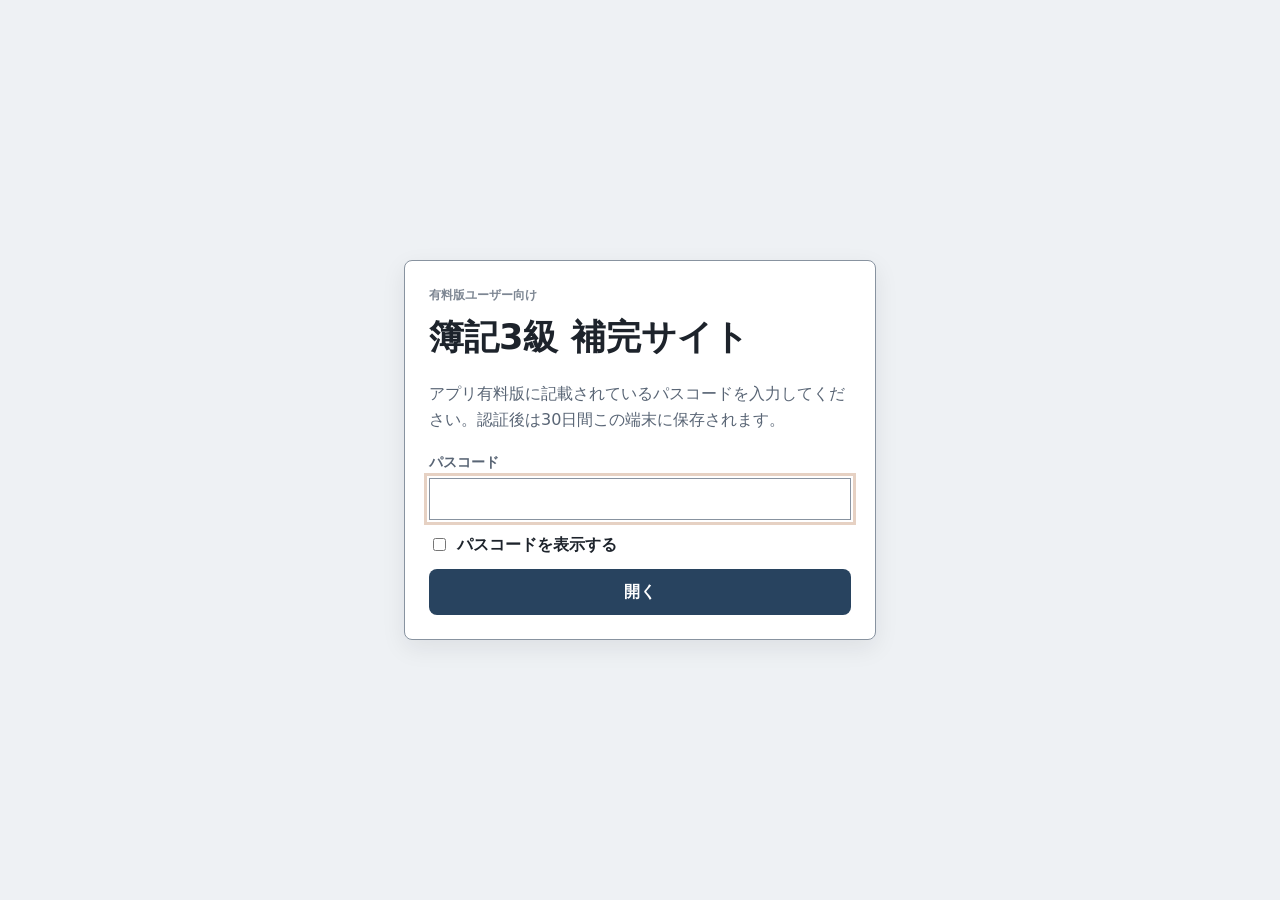
<file: chapter_result.html>
<!doctype html>
<html lang="ja">
  <head>
    <meta charset="utf-8">
    <meta name="viewport" content="width=device-width, initial-scale=1">
    <title>チャプター結果 | 簿記3級 模擬試験Web版</title>
    <link rel="stylesheet" href="css/style.css?v=20260523-worksheet-alt">
  </head>
  <body class="auth-pending">
    <header class="site-header compact">
      <div class="container header-inner">
        <div>
          <p class="eyebrow">採点結果</p>
          <h1 id="result-title">チャプター仕上げ問題</h1>
        </div>
        <a class="button secondary" href="index.html">トップへ戻る</a>
      </div>
    </header>

    <main class="container page-main">
      <section id="chapter-result-summary" class="result-summary"></section>
      <section id="chapter-result-details" class="result-details"></section>
    </main>

    <script src="js/common.js?v=20260529-keypad-live-comma"></script>
    <script src="js/chapter_result.js?v=20260529-score-scale"></script>
  </body>
</html>
</file>
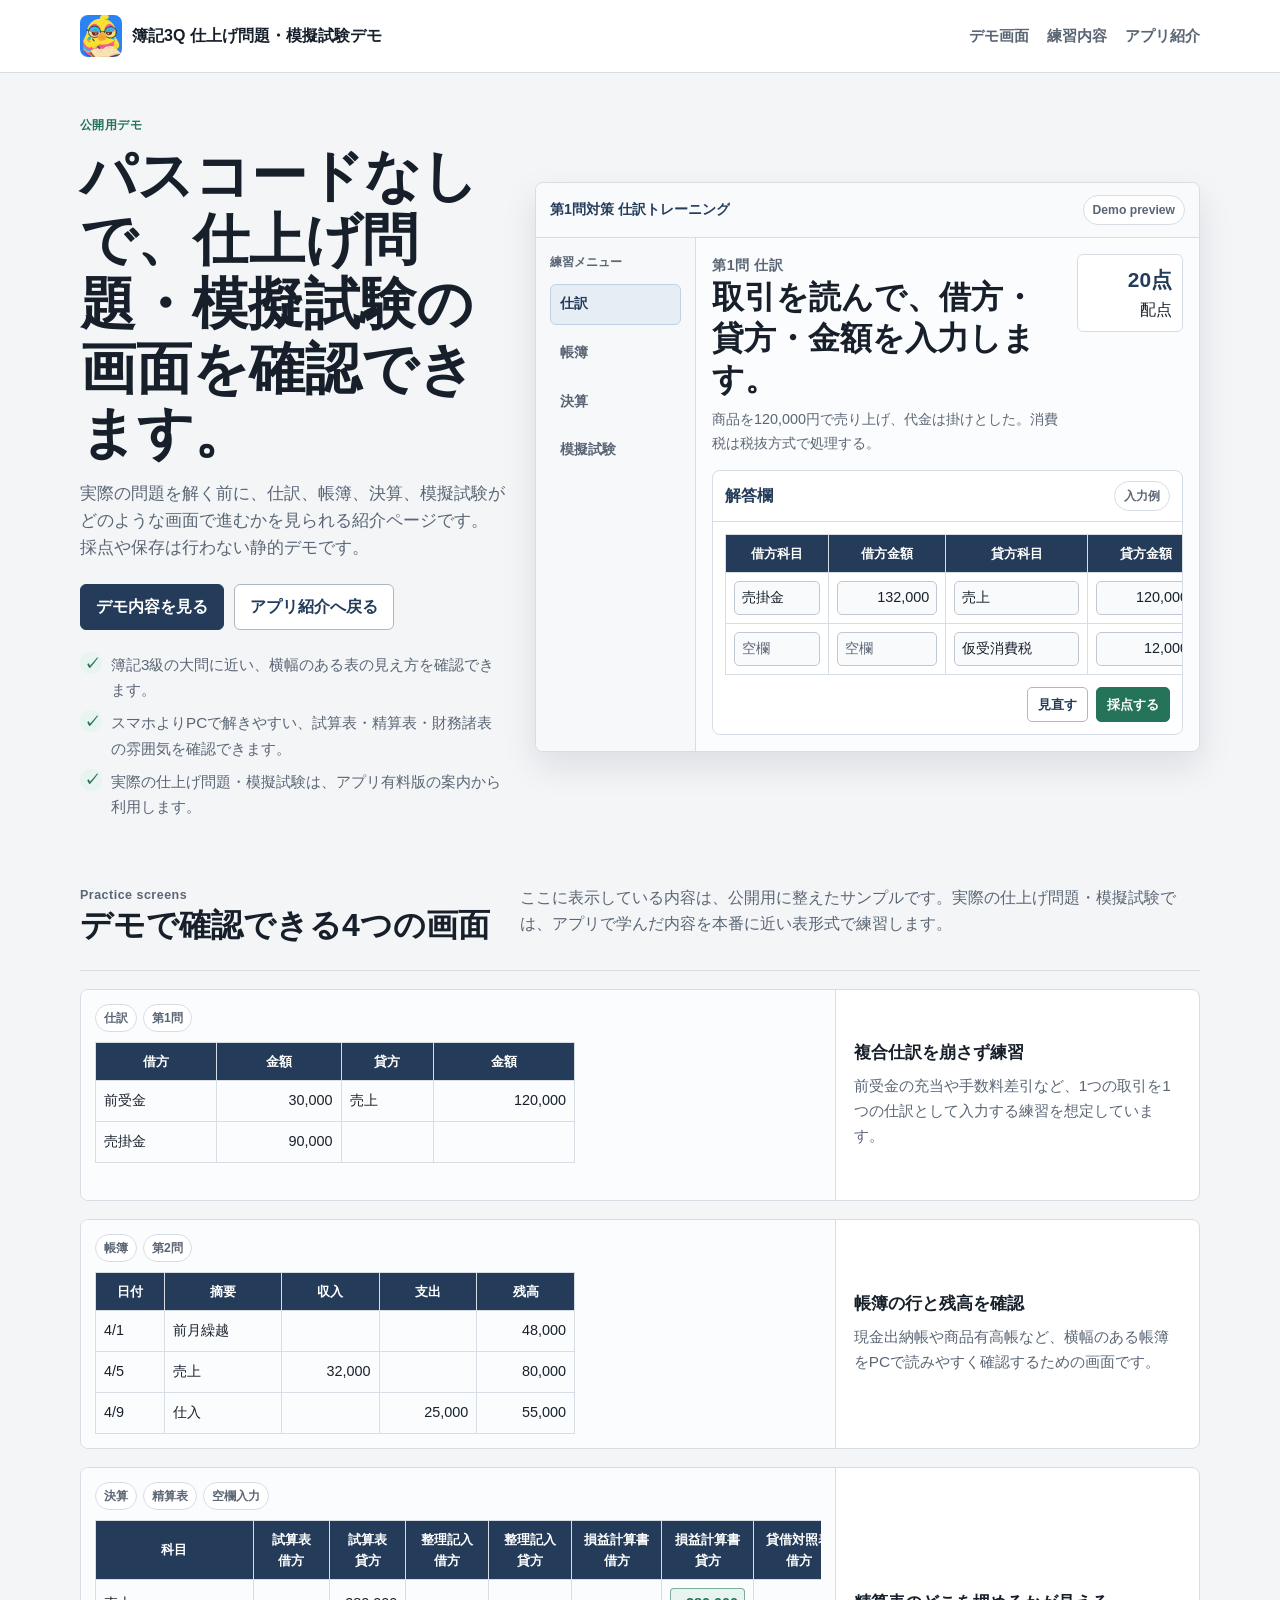
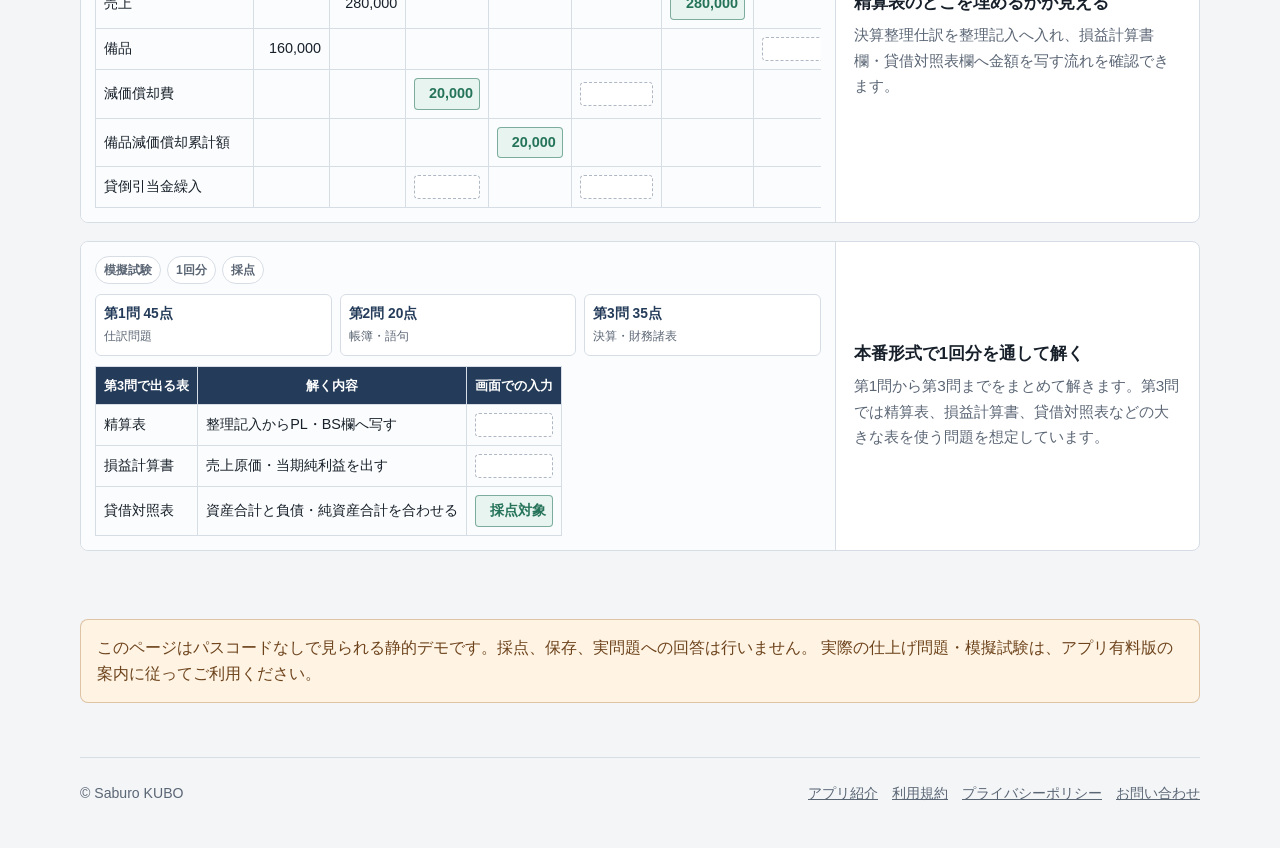
<file: demo.html>
<!doctype html>
<html lang="ja">
  <head>
    <meta charset="utf-8">
    <meta name="viewport" content="width=device-width, initial-scale=1, viewport-fit=cover">
    <meta name="color-scheme" content="light">
    <meta name="theme-color" content="#f3f5f7">
    <title>簿記3Q 仕上げ問題・模擬試験デモ</title>
    <meta
      name="description"
      content="簿記3Qの仕上げ問題・模擬試験を公開用に紹介するデモページです。仕訳、帳簿、決算、模擬試験の画面イメージを確認できます。"
    >
    <style>
      :root {
        color-scheme: light;
        --bg: #f3f5f7;
        --surface: #ffffff;
        --surface-muted: #f8fafc;
        --ink: #17202a;
        --muted: #5b6675;
        --line: #d7dde5;
        --line-strong: #aeb7c3;
        --primary: #243c5a;
        --primary-soft: #e6edf5;
        --green: #25745a;
        --green-soft: #e8f4ef;
        --amber: #9a5b1f;
        --amber-soft: #fff4e4;
        --red: #a43d3d;
        --shadow: 0 14px 34px rgba(23, 32, 42, 0.10);
      }

      * {
        box-sizing: border-box;
      }

      html {
        scroll-behavior: smooth;
      }

      body {
        margin: 0;
        background: var(--bg);
        color: var(--ink);
        font-family: -apple-system, BlinkMacSystemFont, "Segoe UI", Roboto, Helvetica, Arial, "Hiragino Kaku Gothic ProN", "Noto Sans JP", "Yu Gothic", sans-serif;
        line-height: 1.65;
      }

      a {
        color: inherit;
      }

      .container {
        width: min(1120px, calc(100% - 32px));
        margin: 0 auto;
      }

      .site-header {
        background: var(--surface);
        border-bottom: 1px solid var(--line);
      }

      .header-inner {
        min-height: 72px;
        display: flex;
        align-items: center;
        justify-content: space-between;
        gap: 18px;
      }

      .brand {
        display: inline-flex;
        align-items: center;
        gap: 10px;
        text-decoration: none;
        font-weight: 800;
        letter-spacing: 0;
      }

      .brand img {
        width: 42px;
        height: 42px;
        border-radius: 8px;
      }

      .nav-links {
        display: flex;
        align-items: center;
        gap: 18px;
        color: var(--muted);
        font-size: 0.94rem;
        font-weight: 700;
      }

      .nav-links a {
        text-decoration: none;
      }

      .hero {
        display: grid;
        grid-template-columns: minmax(300px, 0.78fr) minmax(0, 1.22fr);
        gap: 30px;
        align-items: center;
        padding: 42px 0 32px;
      }

      .hero > * {
        min-width: 0;
      }

      .eyebrow {
        margin: 0 0 8px;
        color: var(--green);
        font-size: 0.78rem;
        font-weight: 800;
        letter-spacing: 0.04em;
      }

      h1,
      h2,
      h3,
      p {
        margin-top: 0;
      }

      h1 {
        margin-bottom: 14px;
        font-size: clamp(2rem, 4.4vw, 3.5rem);
        line-height: 1.15;
        letter-spacing: 0;
      }

      h2 {
        margin-bottom: 8px;
        font-size: clamp(1.42rem, 2.8vw, 2rem);
        line-height: 1.28;
        letter-spacing: 0;
      }

      h3 {
        margin-bottom: 8px;
        font-size: 1.05rem;
        line-height: 1.35;
        letter-spacing: 0;
      }

      .lead {
        margin-bottom: 0;
        color: var(--muted);
        font-size: 1.04rem;
      }

      .button-row {
        display: flex;
        flex-wrap: wrap;
        gap: 10px;
        margin-top: 22px;
      }

      .button {
        display: inline-flex;
        min-height: 44px;
        align-items: center;
        justify-content: center;
        border: 1px solid var(--line-strong);
        border-radius: 6px;
        padding: 9px 15px;
        background: var(--surface);
        color: var(--primary);
        font-weight: 800;
        text-decoration: none;
      }

      .button.primary {
        border-color: var(--primary);
        background: var(--primary);
        color: #ffffff;
      }

      .status-list {
        display: grid;
        gap: 8px;
        margin: 22px 0 0;
        padding: 0;
        list-style: none;
      }

      .status-list li {
        display: flex;
        gap: 9px;
        align-items: flex-start;
        color: var(--muted);
        font-size: 0.95rem;
      }

      .check {
        flex: 0 0 auto;
        width: 22px;
        height: 22px;
        border-radius: 50%;
        background: var(--green-soft);
        color: var(--green);
        display: inline-grid;
        place-items: center;
        font-weight: 900;
        line-height: 1;
      }

      .demo-window {
        overflow: hidden;
        border: 1px solid var(--line);
        border-radius: 8px;
        background: var(--surface);
        box-shadow: var(--shadow);
        min-width: 0;
      }

      .window-bar {
        display: flex;
        align-items: center;
        justify-content: space-between;
        gap: 14px;
        padding: 12px 14px;
        border-bottom: 1px solid var(--line);
        background: var(--surface-muted);
      }

      .window-title {
        min-width: 0;
        overflow: hidden;
        text-overflow: ellipsis;
        white-space: nowrap;
        font-size: 0.88rem;
        font-weight: 800;
        color: var(--primary);
      }

      .window-pill {
        flex: 0 0 auto;
        border: 1px solid var(--line);
        border-radius: 999px;
        padding: 4px 9px;
        background: #ffffff;
        color: var(--muted);
        font-size: 0.76rem;
        font-weight: 800;
      }

      .demo-layout {
        display: grid;
        grid-template-columns: 160px minmax(0, 1fr);
        min-height: 460px;
      }

      .demo-sidebar {
        border-right: 1px solid var(--line);
        background: #f6f8fa;
        padding: 14px;
      }

      .side-title {
        margin-bottom: 12px;
        color: var(--muted);
        font-size: 0.78rem;
        font-weight: 800;
      }

      .side-menu {
        display: grid;
        gap: 8px;
      }

      .side-item {
        border: 1px solid transparent;
        border-radius: 6px;
        padding: 8px 9px;
        color: var(--muted);
        font-size: 0.86rem;
        font-weight: 800;
      }

      .side-item.active {
        border-color: #bfd1e4;
        background: var(--primary-soft);
        color: var(--primary);
      }

      .demo-main {
        display: grid;
        gap: 14px;
        padding: 16px;
        background: #fbfcfd;
        min-width: 0;
      }

      .exam-head {
        display: flex;
        align-items: flex-start;
        justify-content: space-between;
        gap: 14px;
      }

      .exam-head p {
        margin-bottom: 0;
        color: var(--muted);
        font-size: 0.9rem;
      }

      .score-box {
        min-width: 106px;
        border: 1px solid var(--line);
        border-radius: 6px;
        padding: 8px 10px;
        background: #ffffff;
        text-align: right;
      }

      .score-box strong {
        display: block;
        color: var(--primary);
        font-size: 1.3rem;
      }

      .panel {
        border: 1px solid var(--line);
        border-radius: 8px;
        background: #ffffff;
        min-width: 0;
      }

      .panel-head {
        display: flex;
        align-items: center;
        justify-content: space-between;
        gap: 12px;
        border-bottom: 1px solid var(--line);
        padding: 10px 12px;
      }

      .panel-head b {
        color: var(--primary);
      }

      .panel-body {
        padding: 12px;
      }

      .problem-text {
        margin-bottom: 12px;
        color: var(--ink);
      }

      .journal-table,
      .worksheet-table,
      .ledger-table {
        width: 100%;
        border-collapse: collapse;
        font-size: 0.9rem;
      }

      .journal-table th,
      .journal-table td,
      .worksheet-table th,
      .worksheet-table td,
      .ledger-table th,
      .ledger-table td {
        border: 1px solid var(--line);
        padding: 8px;
        vertical-align: middle;
      }

      .journal-table th,
      .worksheet-table th,
      .ledger-table th {
        background: var(--primary);
        color: #ffffff;
        font-size: 0.8rem;
        text-align: center;
      }

      .amount {
        text-align: right;
        font-variant-numeric: tabular-nums;
      }

      .input-like {
        min-height: 32px;
        border: 1px solid #bfc8d3;
        border-radius: 5px;
        background: #f8fafc;
        padding: 4px 7px;
        color: var(--ink);
      }

      .answer-cell {
        border: 1px solid rgba(37, 116, 90, 0.55);
        border-radius: 4px;
        background: var(--green-soft);
        color: var(--green);
        padding: 3px 6px;
        font-weight: 800;
        text-align: right;
        font-variant-numeric: tabular-nums;
      }

      .blank-cell {
        min-width: 56px;
        min-height: 24px;
        border: 1px dashed var(--line-strong);
        border-radius: 4px;
        background: #ffffff;
      }

      .input-like.muted {
        color: var(--muted);
      }

      .answer-actions {
        display: flex;
        justify-content: flex-end;
        gap: 8px;
        margin-top: 12px;
      }

      .small-button {
        border: 1px solid var(--line-strong);
        border-radius: 5px;
        padding: 6px 10px;
        background: #ffffff;
        color: var(--primary);
        font-size: 0.82rem;
        font-weight: 800;
      }

      .small-button.primary {
        border-color: var(--green);
        background: var(--green);
        color: #ffffff;
      }

      .section {
        padding: 34px 0;
      }

      .section-heading {
        display: flex;
        align-items: flex-start;
        justify-content: space-between;
        gap: 18px;
        margin-bottom: 18px;
        border-bottom: 1px solid var(--line);
        padding-bottom: 16px;
      }

      .section-heading p {
        max-width: 680px;
        margin-bottom: 0;
        color: var(--muted);
      }

      .feature-grid {
        display: grid;
        grid-template-columns: 1fr;
        gap: 18px;
      }

      .feature-card {
        display: grid;
        grid-template-columns: minmax(0, 1.35fr) minmax(260px, 0.65fr);
        border: 1px solid var(--line);
        border-radius: 8px;
        background: var(--surface);
        overflow: hidden;
      }

      .feature-card > * {
        min-width: 0;
      }

      .feature-copy {
        display: flex;
        flex-direction: column;
        justify-content: center;
        padding: 18px;
      }

      .feature-copy p {
        margin-bottom: 0;
        color: var(--muted);
        font-size: 0.96rem;
      }

      .mini-screen {
        border-right: 1px solid var(--line);
        background: #fbfcfd;
        padding: 14px;
        min-height: 210px;
      }

      .mini-chip-row {
        display: flex;
        flex-wrap: wrap;
        gap: 6px;
        margin-bottom: 10px;
      }

      .mini-chip {
        border: 1px solid var(--line);
        border-radius: 999px;
        background: #ffffff;
        color: var(--muted);
        padding: 3px 8px;
        font-size: 0.76rem;
        font-weight: 800;
      }

      .table-scroll {
        max-width: 100%;
        overflow-x: auto;
        -webkit-overflow-scrolling: touch;
      }

      .table-scroll table {
        width: max-content;
      }

      .table-scroll .journal-table,
      .table-scroll .ledger-table {
        min-width: 480px;
      }

      .wide-table {
        min-width: 840px;
      }

      .exam-flow-grid {
        display: grid;
        grid-template-columns: repeat(3, minmax(0, 1fr));
        gap: 8px;
        margin-bottom: 10px;
      }

      .exam-step {
        border: 1px solid var(--line);
        border-radius: 6px;
        background: #ffffff;
        padding: 8px;
      }

      .exam-step strong,
      .exam-step span {
        display: block;
      }

      .exam-step strong {
        color: var(--primary);
        font-size: 0.86rem;
      }

      .exam-step span {
        color: var(--muted);
        font-size: 0.78rem;
      }

      .note-block {
        border: 1px solid rgba(154, 91, 31, 0.32);
        border-radius: 8px;
        background: var(--amber-soft);
        color: #6d431c;
        padding: 15px 16px;
      }

      .note-block p {
        margin-bottom: 0;
      }

      .footer {
        display: flex;
        flex-wrap: wrap;
        justify-content: space-between;
        gap: 14px;
        margin-top: 20px;
        padding: 24px 0 42px;
        border-top: 1px solid var(--line);
        color: var(--muted);
        font-size: 0.88rem;
      }

      .footer-links {
        display: flex;
        flex-wrap: wrap;
        gap: 14px;
      }

      @media (max-width: 900px) {
        .hero {
          grid-template-columns: 1fr;
        }

        .feature-card {
          grid-template-columns: 1fr;
        }

        .mini-screen {
          border-right: 0;
          border-bottom: 1px solid var(--line);
        }

        .demo-layout {
          grid-template-columns: 1fr;
        }

        .demo-sidebar {
          border-right: 0;
          border-bottom: 1px solid var(--line);
        }

        .side-menu {
          grid-template-columns: repeat(4, minmax(0, 1fr));
        }
      }

      @media (max-width: 640px) {
        .container {
          width: min(100% - 24px, 1120px);
        }

        .header-inner,
        .section-heading,
        .exam-head {
          display: block;
        }

        .nav-links {
          margin-top: 10px;
          gap: 12px;
          font-size: 0.86rem;
        }

        .hero {
          padding-top: 28px;
        }

        .side-menu {
          grid-template-columns: repeat(2, minmax(0, 1fr));
        }

        .demo-main {
          padding: 12px;
        }

        .wide-table {
          min-width: 760px;
        }

        .exam-flow-grid {
          grid-template-columns: 1fr;
        }

        .score-box {
          margin-top: 10px;
          text-align: left;
        }
      }
    </style>
  </head>
  <body>
    <header class="site-header">
      <div class="container header-inner">
        <div class="brand" aria-label="簿記3Q 仕上げ問題・模擬試験デモ">
          <img src="assets/boki3q_Android_icon.png" alt="" width="42" height="42">
          <span>簿記3Q 仕上げ問題・模擬試験デモ</span>
        </div>
        <nav class="nav-links" aria-label="ページ内ナビゲーション">
          <a href="#sample">デモ画面</a>
          <a href="#screens">練習内容</a>
          <a href="app.html">アプリ紹介</a>
        </nav>
      </div>
    </header>

    <main>
      <section class="container hero" id="sample" aria-labelledby="demo-title">
        <div>
          <p class="eyebrow">公開用デモ</p>
          <h1 id="demo-title">パスコードなしで、仕上げ問題・模擬試験の画面を確認できます。</h1>
          <p class="lead">
            実際の問題を解く前に、仕訳、帳簿、決算、模擬試験がどのような画面で進むかを見られる紹介ページです。
            採点や保存は行わない静的デモです。
          </p>
          <div class="button-row">
            <a class="button primary" href="#screens">デモ内容を見る</a>
            <a class="button" href="app.html">アプリ紹介へ戻る</a>
          </div>
          <ul class="status-list" aria-label="デモで確認できること">
            <li><span class="check">✓</span><span>簿記3級の大問に近い、横幅のある表の見え方を確認できます。</span></li>
            <li><span class="check">✓</span><span>スマホよりPCで解きやすい、試算表・精算表・財務諸表の雰囲気を確認できます。</span></li>
            <li><span class="check">✓</span><span>実際の仕上げ問題・模擬試験は、アプリ有料版の案内から利用します。</span></li>
          </ul>
        </div>

        <div class="demo-window" aria-label="仕上げ問題・模擬試験の画面サンプル">
          <div class="window-bar">
            <div class="window-title">第1問対策 仕訳トレーニング</div>
            <span class="window-pill">Demo preview</span>
          </div>
          <div class="demo-layout">
            <aside class="demo-sidebar" aria-label="練習メニュー">
              <div class="side-title">練習メニュー</div>
              <div class="side-menu">
                <div class="side-item active">仕訳</div>
                <div class="side-item">帳簿</div>
                <div class="side-item">決算</div>
                <div class="side-item">模擬試験</div>
              </div>
            </aside>
            <div class="demo-main">
              <div class="exam-head">
                <div>
                  <p class="eyebrow">第1問 仕訳</p>
                  <h2>取引を読んで、借方・貸方・金額を入力します。</h2>
                  <p>商品を120,000円で売り上げ、代金は掛けとした。消費税は税抜方式で処理する。</p>
                </div>
                <div class="score-box">
                  <strong>20点</strong>
                  <span>配点</span>
                </div>
              </div>

              <section class="panel" aria-label="仕訳入力サンプル">
                <div class="panel-head">
                  <b>解答欄</b>
                  <span class="window-pill">入力例</span>
                </div>
                <div class="panel-body table-scroll">
                  <table class="journal-table">
                    <thead>
                      <tr>
                        <th>借方科目</th>
                        <th>借方金額</th>
                        <th>貸方科目</th>
                        <th>貸方金額</th>
                      </tr>
                    </thead>
                    <tbody>
                      <tr>
                        <td><div class="input-like">売掛金</div></td>
                        <td><div class="input-like amount">132,000</div></td>
                        <td><div class="input-like">売上</div></td>
                        <td><div class="input-like amount">120,000</div></td>
                      </tr>
                      <tr>
                        <td><div class="input-like muted">空欄</div></td>
                        <td><div class="input-like muted">空欄</div></td>
                        <td><div class="input-like">仮受消費税</div></td>
                        <td><div class="input-like amount">12,000</div></td>
                      </tr>
                    </tbody>
                  </table>
                  <div class="answer-actions">
                    <span class="small-button">見直す</span>
                    <span class="small-button primary">採点する</span>
                  </div>
                </div>
              </section>
            </div>
          </div>
        </div>
      </section>

      <section id="screens" class="container section" aria-labelledby="screens-title">
        <div class="section-heading">
          <div>
            <p class="eyebrow">Practice screens</p>
            <h2 id="screens-title">デモで確認できる4つの画面</h2>
          </div>
          <p>
            ここに表示している内容は、公開用に整えたサンプルです。実際の仕上げ問題・模擬試験では、アプリで学んだ内容を本番に近い表形式で練習します。
          </p>
        </div>

        <div class="feature-grid">
          <article class="feature-card">
            <div class="mini-screen">
              <div class="mini-chip-row">
                <span class="mini-chip">仕訳</span>
                <span class="mini-chip">第1問</span>
              </div>
              <div class="table-scroll">
                <table class="journal-table">
                  <thead>
                    <tr><th>借方</th><th>金額</th><th>貸方</th><th>金額</th></tr>
                  </thead>
                  <tbody>
                    <tr><td>前受金</td><td class="amount">30,000</td><td>売上</td><td class="amount">120,000</td></tr>
                    <tr><td>売掛金</td><td class="amount">90,000</td><td></td><td></td></tr>
                  </tbody>
                </table>
              </div>
            </div>
            <div class="feature-copy">
              <h3>複合仕訳を崩さず練習</h3>
              <p>前受金の充当や手数料差引など、1つの取引を1つの仕訳として入力する練習を想定しています。</p>
            </div>
          </article>

          <article class="feature-card">
            <div class="mini-screen">
              <div class="mini-chip-row">
                <span class="mini-chip">帳簿</span>
                <span class="mini-chip">第2問</span>
              </div>
              <div class="table-scroll">
                <table class="ledger-table">
                  <thead>
                    <tr><th>日付</th><th>摘要</th><th>収入</th><th>支出</th><th>残高</th></tr>
                  </thead>
                  <tbody>
                    <tr><td>4/1</td><td>前月繰越</td><td></td><td></td><td class="amount">48,000</td></tr>
                    <tr><td>4/5</td><td>売上</td><td class="amount">32,000</td><td></td><td class="amount">80,000</td></tr>
                    <tr><td>4/9</td><td>仕入</td><td></td><td class="amount">25,000</td><td class="amount">55,000</td></tr>
                  </tbody>
                </table>
              </div>
            </div>
            <div class="feature-copy">
              <h3>帳簿の行と残高を確認</h3>
              <p>現金出納帳や商品有高帳など、横幅のある帳簿をPCで読みやすく確認するための画面です。</p>
            </div>
          </article>

          <article class="feature-card">
            <div class="mini-screen">
              <div class="mini-chip-row">
                <span class="mini-chip">決算</span>
                <span class="mini-chip">精算表</span>
                <span class="mini-chip">空欄入力</span>
              </div>
              <div class="table-scroll">
                <table class="worksheet-table wide-table">
                  <thead>
                    <tr>
                      <th>科目</th>
                      <th>試算表<br>借方</th>
                      <th>試算表<br>貸方</th>
                      <th>整理記入<br>借方</th>
                      <th>整理記入<br>貸方</th>
                      <th>損益計算書<br>借方</th>
                      <th>損益計算書<br>貸方</th>
                      <th>貸借対照表<br>借方</th>
                      <th>貸借対照表<br>貸方</th>
                    </tr>
                  </thead>
                  <tbody>
                    <tr><td>売上</td><td></td><td class="amount">280,000</td><td></td><td></td><td></td><td><div class="answer-cell">280,000</div></td><td></td><td></td></tr>
                    <tr><td>備品</td><td class="amount">160,000</td><td></td><td></td><td></td><td></td><td></td><td><div class="blank-cell" aria-label="貸借対照表借方欄の空欄"></div></td><td></td></tr>
                    <tr><td>減価償却費</td><td></td><td></td><td><div class="answer-cell">20,000</div></td><td></td><td><div class="blank-cell" aria-label="損益計算書借方欄の空欄"></div></td><td></td><td></td><td></td></tr>
                    <tr><td>備品減価償却累計額</td><td></td><td></td><td></td><td><div class="answer-cell">20,000</div></td><td></td><td></td><td></td><td><div class="blank-cell" aria-label="貸借対照表貸方欄の空欄"></div></td></tr>
                    <tr><td>貸倒引当金繰入</td><td></td><td></td><td><div class="blank-cell" aria-label="整理記入借方欄の空欄"></div></td><td></td><td><div class="blank-cell" aria-label="損益計算書借方欄の空欄"></div></td><td></td><td></td><td></td></tr>
                  </tbody>
                </table>
              </div>
            </div>
            <div class="feature-copy">
              <h3>精算表のどこを埋めるかが見える</h3>
              <p>決算整理仕訳を整理記入へ入れ、損益計算書欄・貸借対照表欄へ金額を写す流れを確認できます。</p>
            </div>
          </article>

          <article class="feature-card">
            <div class="mini-screen">
              <div class="mini-chip-row">
                <span class="mini-chip">模擬試験</span>
                <span class="mini-chip">1回分</span>
                <span class="mini-chip">採点</span>
              </div>
              <div class="exam-flow-grid" aria-label="模擬試験の大問構成">
                <div class="exam-step">
                  <strong>第1問 45点</strong>
                  <span>仕訳問題</span>
                </div>
                <div class="exam-step">
                  <strong>第2問 20点</strong>
                  <span>帳簿・語句</span>
                </div>
                <div class="exam-step">
                  <strong>第3問 35点</strong>
                  <span>決算・財務諸表</span>
                </div>
              </div>
              <div class="table-scroll">
                <table class="worksheet-table">
                  <thead>
                    <tr><th>第3問で出る表</th><th>解く内容</th><th>画面での入力</th></tr>
                  </thead>
                  <tbody>
                    <tr><td>精算表</td><td>整理記入からPL・BS欄へ写す</td><td><div class="blank-cell" aria-label="精算表の空欄"></div></td></tr>
                    <tr><td>損益計算書</td><td>売上原価・当期純利益を出す</td><td><div class="blank-cell" aria-label="損益計算書の空欄"></div></td></tr>
                    <tr><td>貸借対照表</td><td>資産合計と負債・純資産合計を合わせる</td><td><div class="answer-cell">採点対象</div></td></tr>
                  </tbody>
                </table>
              </div>
            </div>
            <div class="feature-copy">
              <h3>本番形式で1回分を通して解く</h3>
              <p>第1問から第3問までをまとめて解きます。第3問では精算表、損益計算書、貸借対照表などの大きな表を使う問題を想定しています。</p>
            </div>
          </article>
        </div>
      </section>

      <section class="container section" aria-label="注意事項">
        <div class="note-block">
          <p>
            このページはパスコードなしで見られる静的デモです。採点、保存、実問題への回答は行いません。
            実際の仕上げ問題・模擬試験は、アプリ有料版の案内に従ってご利用ください。
          </p>
        </div>
      </section>
    </main>

    <footer class="container footer">
      <div>© Saburo KUBO</div>
      <div class="footer-links">
        <a href="app.html">アプリ紹介</a>
        <a href="terms.html">利用規約</a>
        <a href="privacy.html">プライバシーポリシー</a>
        <a href="mailto:saburo.apps@gmail.com?subject=%E7%B0%BF%E8%A8%983Q%E3%81%AE%E3%81%8A%E5%95%8F%E3%81%84%E5%90%88%E3%82%8F%E3%81%9B&amp;body=web%E3%82%B5%E3%82%A4%E3%83%88%E3%81%8B%E3%82%89%E3%81%AE%E3%81%8A%E5%95%8F%E3%81%84%E5%90%88%E3%82%8F%E3%81%9B%0A%E4%BB%A5%E4%B8%8B%E3%81%AE%E5%86%85%E5%AE%B9%E3%81%8C%E5%88%86%E3%81%8B%E3%82%8A%E3%81%BE%E3%81%97%E3%81%9F%E3%82%89%E3%81%8A%E7%9F%A5%E3%82%89%E3%81%9B%E3%81%8F%E3%81%A0%E3%81%95%E3%81%84%0A%E3%82%A2%E3%83%97%E3%83%AA%E5%90%8D%EF%BC%9A%E7%B0%BF%E8%A8%983Q%0A%E3%82%A2%E3%83%97%E3%83%AA%E3%83%90%E3%83%BC%E3%82%B8%E3%83%A7%E3%83%B3%EF%BC%9A%0A%E7%AB%AF%E6%9C%AB%EF%BC%9A%0AOS%EF%BC%9A">お問い合わせ</a>
      </div>
    </footer>
  </body>
</html>
</file>
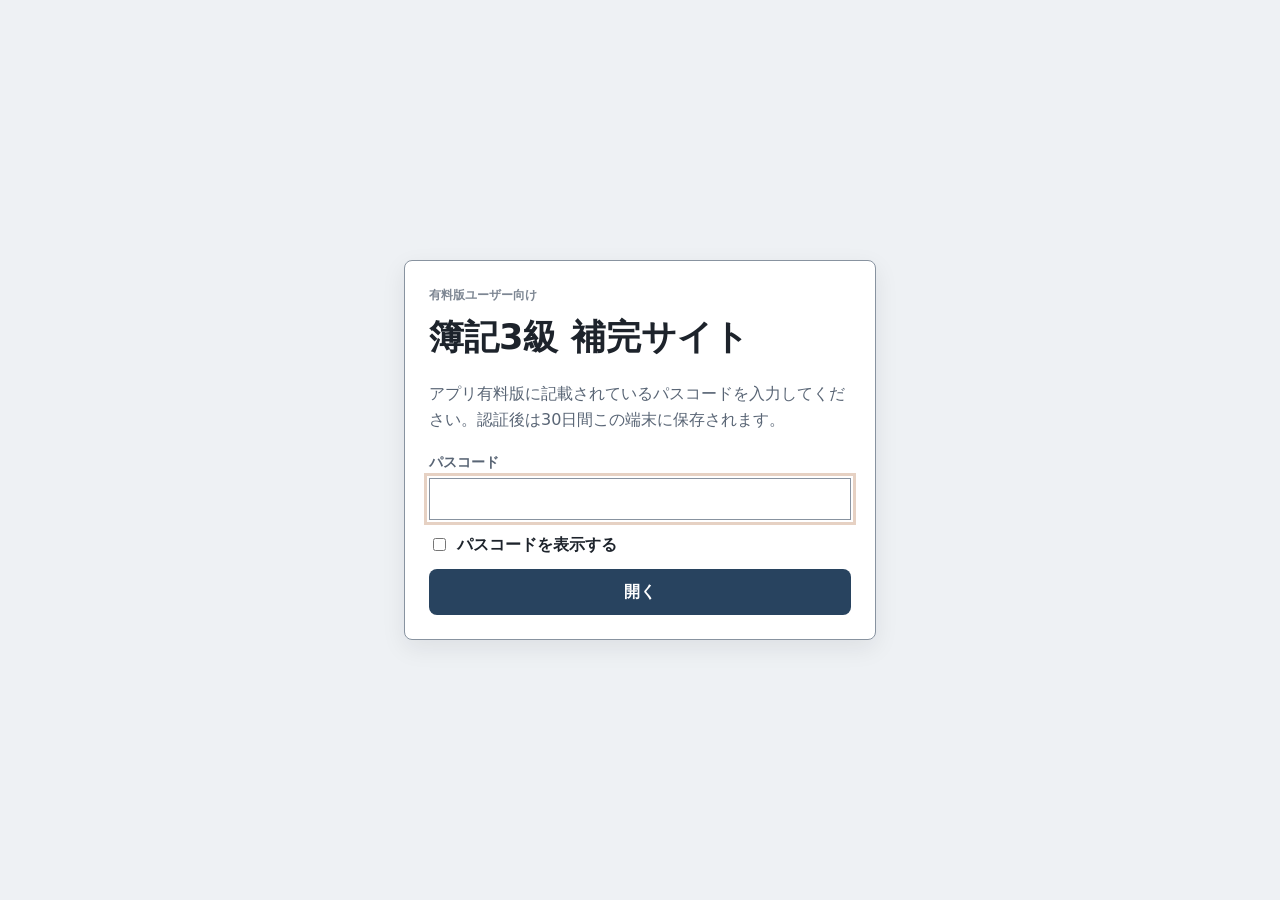
<file: exam.html>
<!doctype html>
<html lang="ja">
  <head>
    <meta charset="utf-8">
    <meta name="viewport" content="width=device-width, initial-scale=1">
    <title>試験画面 | 簿記3級 模擬試験Web版</title>
    <link rel="stylesheet" href="css/style.css?v=20260520-keypad-review">
  </head>
  <body class="auth-pending">
    <header class="exam-topbar">
      <div class="exam-topbar-inner">
        <div>
          <p class="eyebrow">日商簿記3級 模擬試験</p>
          <h1 id="exam-title">読み込み中</h1>
        </div>
        <div class="timer-box" aria-live="polite">
          <span>残り時間</span>
          <strong id="timer">--:--</strong>
        </div>
      </div>
    </header>

    <main class="exam-layout">
      <aside class="section-nav" aria-label="大問切替">
        <div id="section-tabs" class="section-tabs"></div>
      </aside>

      <section class="exam-panel" aria-live="polite">
        <div id="exam-status" class="status-line"></div>
        <div id="question-area"></div>

        <div class="exam-actions">
          <button id="prev-button" class="button secondary" type="button">前へ</button>
          <button id="next-button" class="button secondary" type="button">次へ</button>
          <button id="submit-button" class="button danger" type="button">提出する</button>
        </div>
      </section>
    </main>

    <div id="confirm-modal" class="modal-backdrop" hidden>
      <div class="modal" role="dialog" aria-modal="true" aria-labelledby="confirm-title">
        <h2 id="confirm-title">答案を提出しますか</h2>
        <p>提出後は結果画面に移動します。未入力の解答は0点として採点されます。</p>
        <div class="modal-actions">
          <button id="cancel-submit" class="button secondary" type="button">戻る</button>
          <button id="confirm-submit" class="button danger" type="button">提出する</button>
        </div>
      </div>
    </div>

    <script src="js/common.js?v=20260529-keypad-live-comma"></script>
    <script src="js/exam.js?v=20260520-keypad-review"></script>
  </body>
</html>
</file>
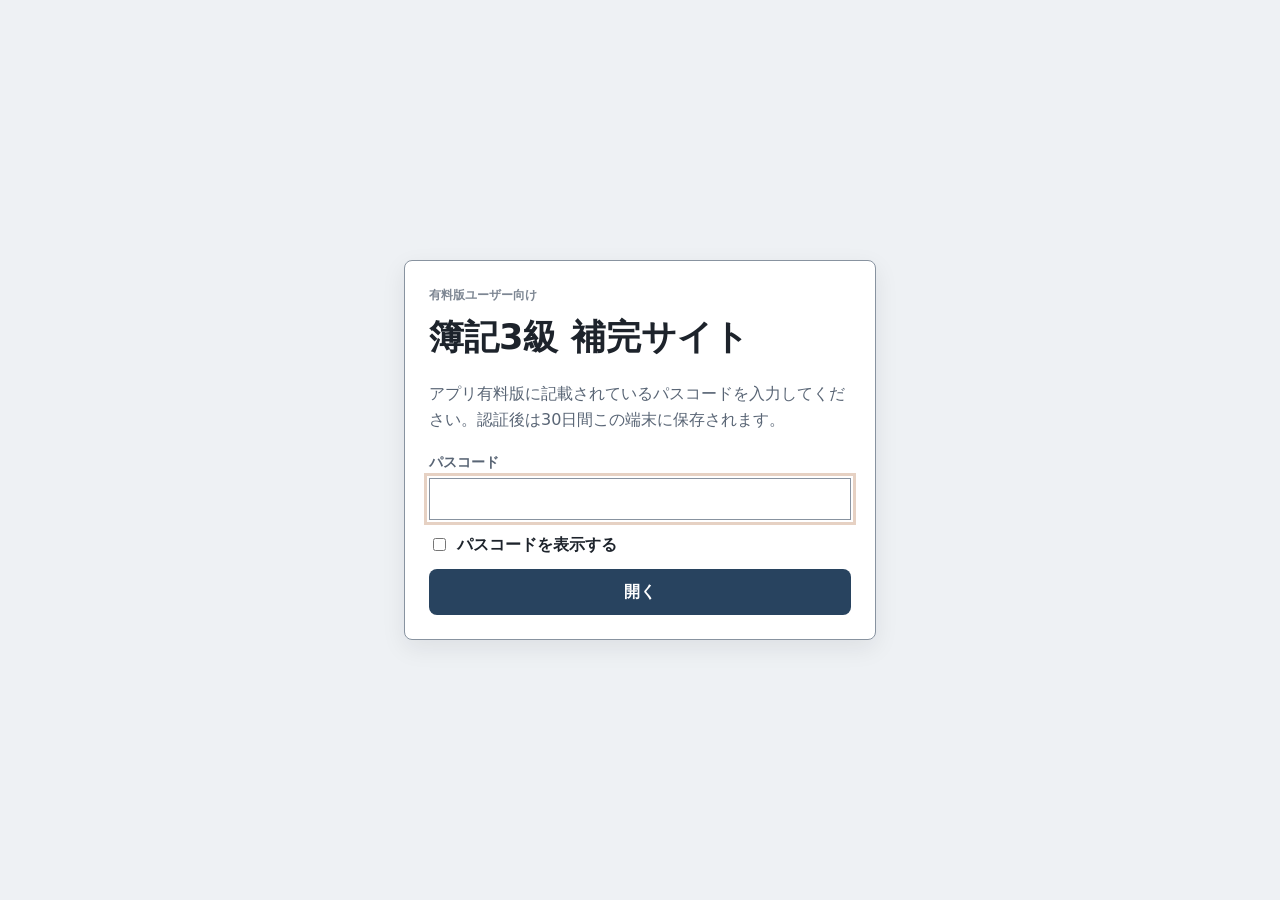
<file: practice.html>
<!doctype html>
<html lang="ja">
  <head>
    <meta charset="utf-8">
    <meta name="viewport" content="width=device-width, initial-scale=1">
    <title>帳簿と決算の仕上げ問題 | 簿記3級</title>
    <link rel="stylesheet" href="css/style.css?v=20260523-worksheet-alt">
  </head>
  <body class="auth-pending">
    <header class="site-header compact">
      <div class="container header-inner">
        <div>
          <p class="eyebrow">決算</p>
          <h1 id="chapter-page-title">仕上げ問題</h1>
        </div>
        <a class="button secondary" href="index.html">戻る</a>
      </div>
    </header>

    <main class="container page-main">
      <section id="chapter-list-view" class="exam-list" aria-labelledby="chapter-list-title" hidden>
        <div class="section-heading">
          <h2 id="chapter-list-title">チャプター仕上げ問題</h2>
          <p>テキストで学んだ帳簿のテーマを、1チャプター1問の実戦形式で確認します。</p>
        </div>
        <div id="chapter-list" class="chapter-list"></div>
      </section>

      <section id="chapter-practice-view" class="chapter-practice">
        <div class="start-panel">
          <div class="section-heading">
            <p class="eyebrow" id="practice-category"></p>
            <h2 id="practice-title">読み込み中</h2>
            <p id="practice-description"></p>
          </div>

          <dl id="practice-meta" class="meta-grid"></dl>

          <div class="chapter-note" id="practice-intro"></div>

          <section class="source-document">
            <h4>資料</h4>
            <ol id="practice-materials" class="chapter-materials"></ol>
          </section>

          <form id="practice-form">
            <div id="practice-answer-area"></div>

            <div class="exam-actions chapter-actions">
              <a class="button secondary" href="index.html">トップへ戻る</a>
              <button id="clear-button" class="button secondary" type="button">入力をクリア</button>
              <button class="button primary" type="submit">採点する</button>
            </div>
          </form>
        </div>
      </section>
    </main>

    <script src="js/common.js?v=20260529-keypad-live-comma"></script>
    <script src="js/chapter.js?v=20260529-score-scale"></script>
  </body>
</html>
</file>
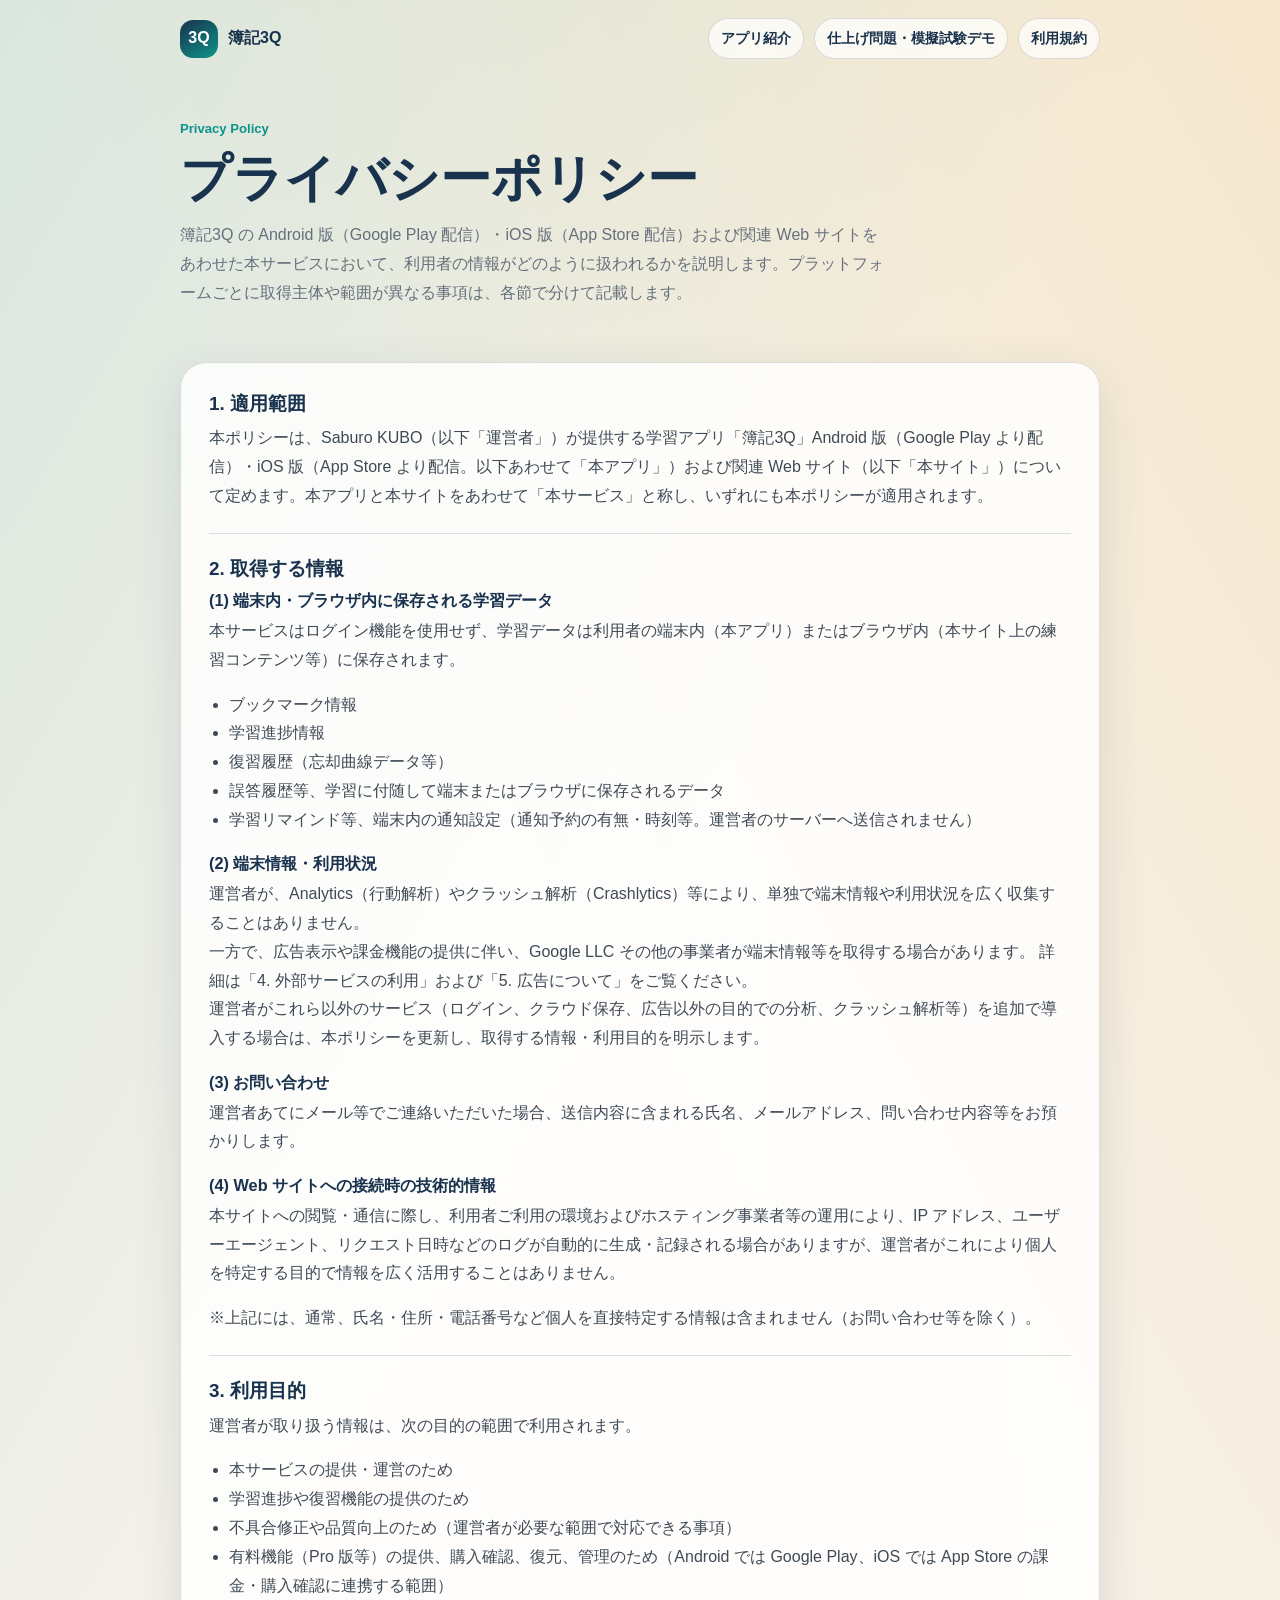
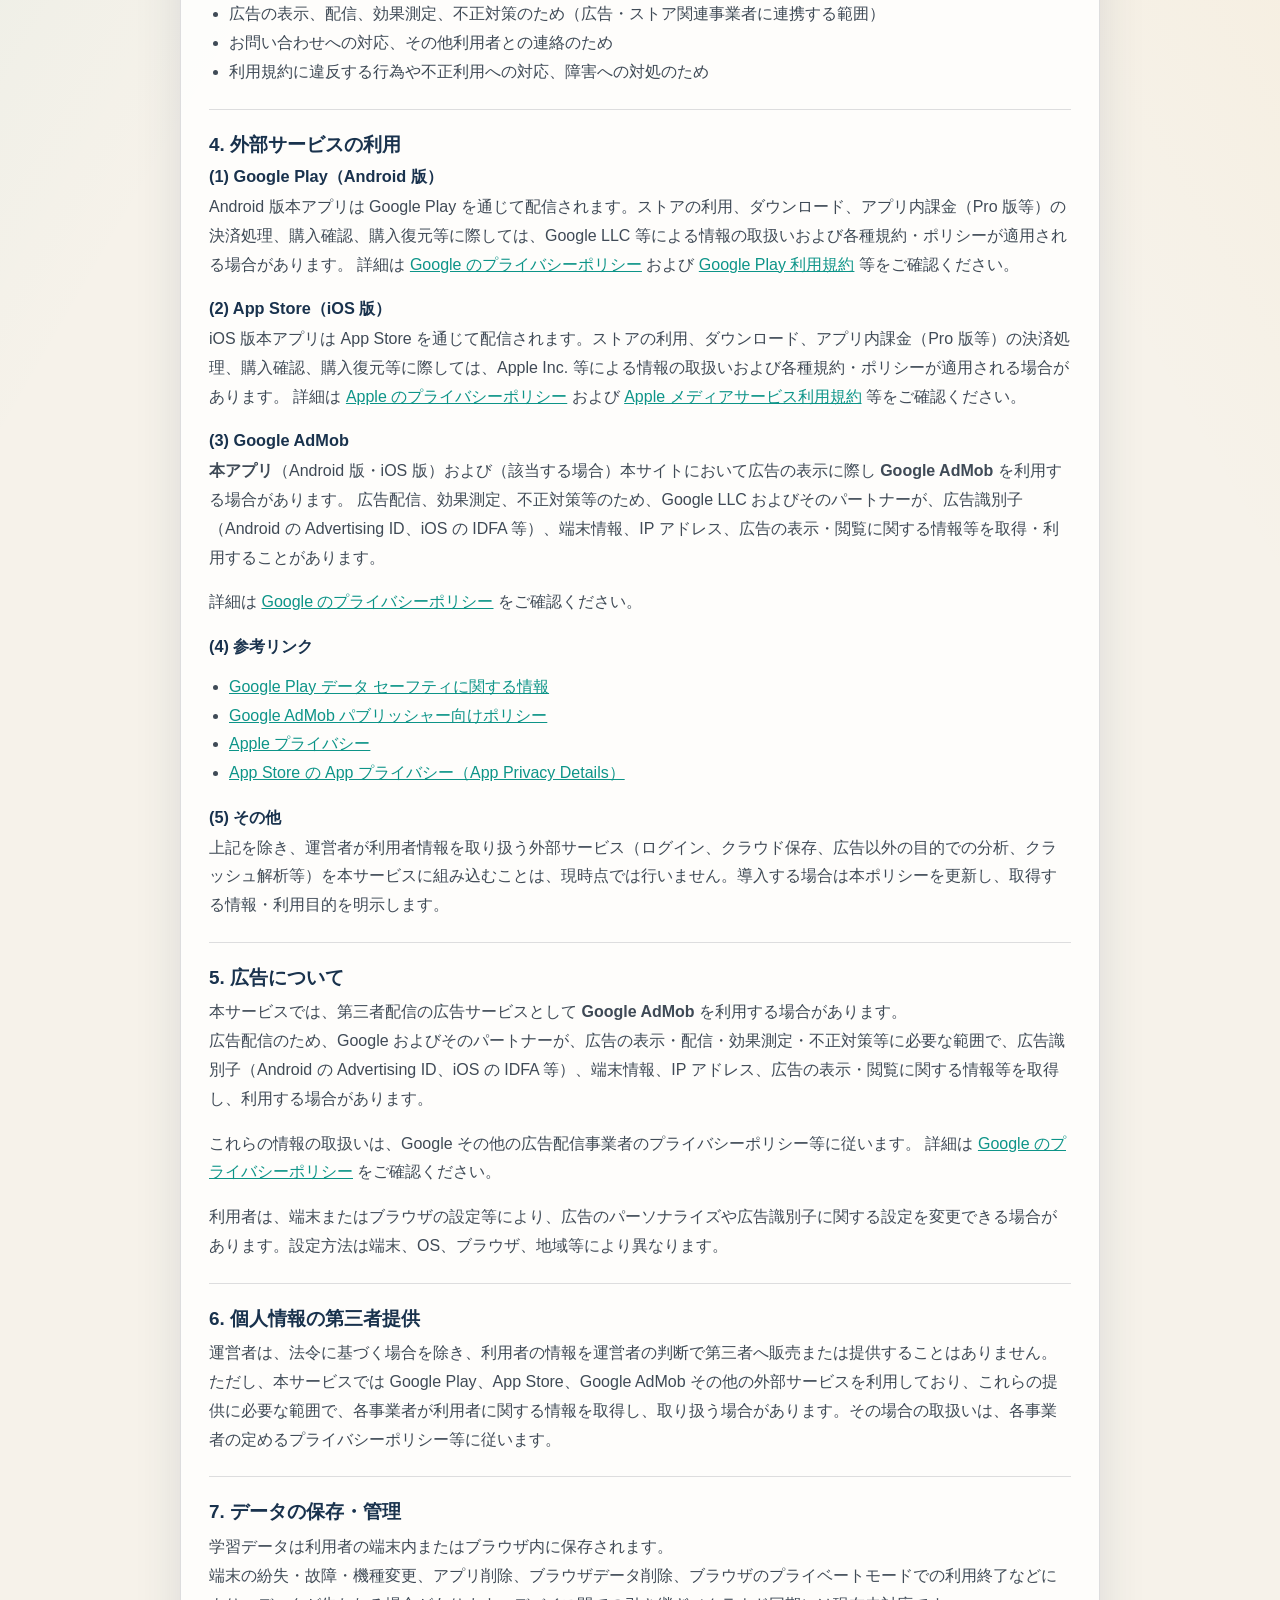
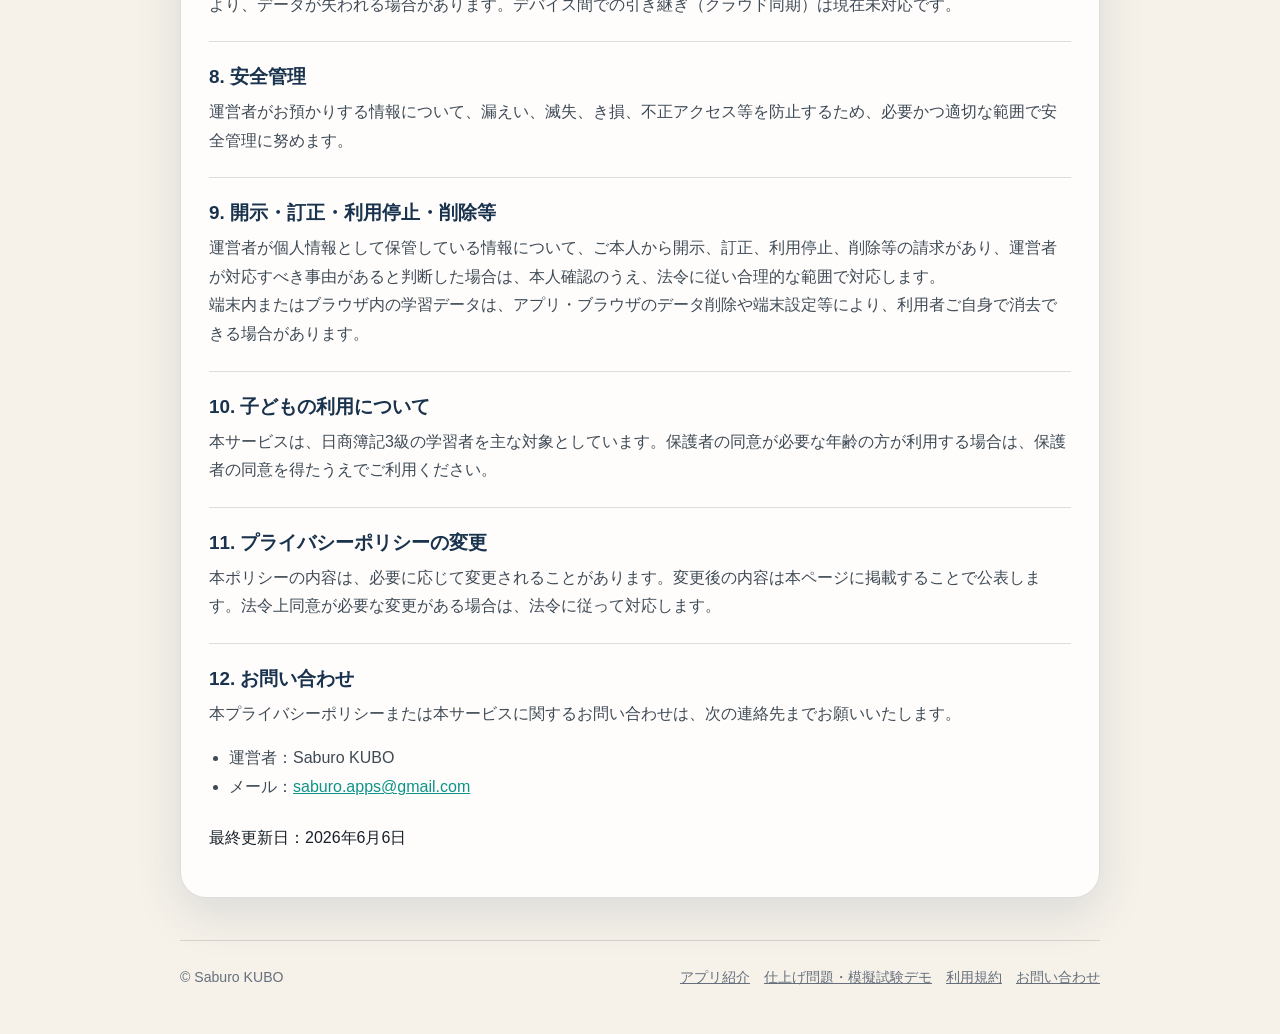
<file: privacy.html>
<!doctype html>
<html lang="ja">
  <head>
    <meta charset="utf-8">
    <meta name="viewport" content="width=device-width, initial-scale=1, viewport-fit=cover">
    <meta name="color-scheme" content="light">
    <meta name="theme-color" content="#f6f2ea">
    <title>プライバシーポリシー | 簿記3Q</title>
    <meta name="description" content="簿記3Q（Android / iOS 版アプリおよび関連Webサイト）のプライバシーポリシーです。取得する情報、利用目的、外部サービス（Google Play、App Store、Google AdMob等）、広告、学習データの保存について説明します。">
    <style>
      :root {
        color-scheme: light;
        --bg: #f6f2ea;
        --ink: #17202a;
        --muted: #66707c;
        --surface: #ffffff;
        --line: rgba(23, 32, 42, 0.14);
        --navy: #19324d;
        --teal: #0d9488;
        --amber: #f5b84b;
        --shadow: 0 16px 48px rgba(25, 50, 77, 0.12);
      }

      * {
        box-sizing: border-box;
      }

      html {
        -webkit-text-size-adjust: 100%;
        text-size-adjust: 100%;
      }

      body {
        margin: 0;
        background:
          linear-gradient(120deg, rgba(13, 148, 136, 0.12), transparent 32%),
          linear-gradient(240deg, rgba(245, 184, 75, 0.18), transparent 34%),
          var(--bg);
        color: var(--ink);
        font-family: -apple-system, BlinkMacSystemFont, "Segoe UI", Roboto, Helvetica, Arial, "Hiragino Kaku Gothic ProN", "Noto Sans JP", "Yu Gothic", sans-serif;
        line-height: 1.8;
      }

      a {
        color: inherit;
        word-break: break-word;
      }

      .wrap {
        width: min(920px, calc(100% - 32px));
        margin: 0 auto;
      }

      .topbar {
        display: flex;
        align-items: center;
        justify-content: space-between;
        gap: 16px;
        padding: 18px 0;
      }

      .brand {
        display: inline-flex;
        align-items: center;
        gap: 10px;
        color: var(--navy);
        font-weight: 850;
        text-decoration: none;
      }

      .mark {
        display: grid;
        place-items: center;
        width: 38px;
        height: 38px;
        border-radius: 13px;
        background: linear-gradient(145deg, var(--navy), var(--teal));
        color: #ffffff;
        font-weight: 900;
      }

      .nav {
        display: flex;
        flex-wrap: wrap;
        justify-content: flex-end;
        gap: 10px;
      }

      .nav a {
        display: inline-flex;
        align-items: center;
        justify-content: center;
        min-height: 38px;
        padding: 7px 12px;
        border: 1px solid var(--line);
        border-radius: 999px;
        background: rgba(255, 255, 255, 0.72);
        color: var(--navy);
        font-size: 0.88rem;
        font-weight: 750;
        text-decoration: none;
      }

      .hero {
        padding: 40px 0 18px;
      }

      .eyebrow {
        margin: 0 0 8px;
        color: var(--teal);
        font-size: 0.82rem;
        font-weight: 850;
      }

      h1,
      h2,
      p {
        margin-top: 0;
      }

      h1 {
        margin-bottom: 12px;
        color: var(--navy);
        font-size: clamp(2rem, 5vw, 3.2rem);
        line-height: 1.18;
        letter-spacing: 0;
      }

      .lead {
        max-width: 44rem;
        color: var(--muted);
      }

      .policy-card {
        margin: 20px 0 42px;
        padding: 28px;
        border: 1px solid var(--line);
        border-radius: 26px;
        background: rgba(255, 255, 255, 0.82);
        box-shadow: var(--shadow);
      }

      .policy-section {
        padding: 22px 0;
        border-top: 1px solid var(--line);
      }

      .policy-section:first-child {
        border-top: 0;
        padding-top: 0;
      }

      .policy-section h2 {
        margin-bottom: 8px;
        color: var(--navy);
        font-size: 1.18rem;
        line-height: 1.35;
      }

      .policy-section h3 {
        margin: 1.1rem 0 6px;
        color: var(--navy);
        font-size: 1.02rem;
        font-weight: 800;
        line-height: 1.35;
      }

      .policy-section h3:first-of-type {
        margin-top: 0;
      }

      .policy-section p,
      .policy-section li {
        color: #3f4a56;
      }

      .policy-section a {
        color: var(--teal);
      }

      .policy-section p:last-child,
      .policy-section ul:last-child {
        margin-bottom: 0;
      }

      ul {
        padding-left: 1.25rem;
      }

      .note {
        margin-top: 18px;
        padding: 14px 16px;
        border: 1px solid rgba(245, 184, 75, 0.5);
        border-radius: 18px;
        background: rgba(255, 248, 225, 0.78);
        color: #68470c;
        font-size: 0.92rem;
      }

      .footer {
        display: flex;
        flex-wrap: wrap;
        justify-content: space-between;
        gap: 14px;
        padding: 24px 0 44px;
        border-top: 1px solid var(--line);
        color: var(--muted);
        font-size: 0.88rem;
      }

      .footer-links {
        display: flex;
        flex-wrap: wrap;
        gap: 14px;
      }

      @media (max-width: 680px) {
        .topbar {
          align-items: flex-start;
        }

        .nav {
          display: none;
        }

        .policy-card {
          padding: 20px;
          border-radius: 22px;
        }
      }
    </style>
  </head>
  <body>
    <header class="wrap topbar">
      <a class="brand" href="app.html" aria-label="簿記3Q アプリ紹介へ">
        <span class="mark">3Q</span>
        <span>簿記3Q</span>
      </a>
      <nav class="nav" aria-label="関連ページ">
        <a href="app.html">アプリ紹介</a>
        <a href="demo.html">仕上げ問題・模擬試験デモ</a>
        <a href="terms.html">利用規約</a>
      </nav>
    </header>

    <main class="wrap">
      <section class="hero" aria-labelledby="privacy-title">
        <p class="eyebrow">Privacy Policy</p>
        <h1 id="privacy-title">プライバシーポリシー</h1>
        <p class="lead">
          簿記3Q の Android 版（Google Play 配信）・iOS 版（App Store 配信）および関連 Web サイトをあわせた本サービスにおいて、利用者の情報がどのように扱われるかを説明します。プラットフォームごとに取得主体や範囲が異なる事項は、各節で分けて記載します。
        </p>
      </section>

      <article class="policy-card">
        <section class="policy-section">
          <h2>1. 適用範囲</h2>
          <p>
            本ポリシーは、Saburo KUBO（以下「運営者」）が提供する学習アプリ「簿記3Q」Android 版（Google Play より配信）・iOS 版（App Store より配信。以下あわせて「本アプリ」）および関連 Web サイト（以下「本サイト」）について定めます。本アプリと本サイトをあわせて「本サービス」と称し、いずれにも本ポリシーが適用されます。
          </p>
        </section>

        <section class="policy-section">
          <h2>2. 取得する情報</h2>

          <h3>(1) 端末内・ブラウザ内に保存される学習データ</h3>
          <p>
            本サービスはログイン機能を使用せず、学習データは利用者の端末内（本アプリ）またはブラウザ内（本サイト上の練習コンテンツ等）に保存されます。
          </p>
          <ul>
            <li>ブックマーク情報</li>
            <li>学習進捗情報</li>
            <li>復習履歴（忘却曲線データ等）</li>
            <li>誤答履歴等、学習に付随して端末またはブラウザに保存されるデータ</li>
            <li>学習リマインド等、端末内の通知設定（通知予約の有無・時刻等。運営者のサーバーへ送信されません）</li>
          </ul>

          <h3>(2) 端末情報・利用状況</h3>
          <p>
            運営者が、Analytics（行動解析）やクラッシュ解析（Crashlytics）等により、単独で端末情報や利用状況を広く収集することはありません。<br />
            一方で、広告表示や課金機能の提供に伴い、Google LLC その他の事業者が端末情報等を取得する場合があります。
            詳細は「4. 外部サービスの利用」および「5. 広告について」をご覧ください。<br />
            運営者がこれら以外のサービス（ログイン、クラウド保存、広告以外の目的での分析、クラッシュ解析等）を追加で導入する場合は、本ポリシーを更新し、取得する情報・利用目的を明示します。
          </p>

          <h3>(3) お問い合わせ</h3>
          <p>
            運営者あてにメール等でご連絡いただいた場合、送信内容に含まれる氏名、メールアドレス、問い合わせ内容等をお預かりします。
          </p>

          <h3>(4) Web サイトへの接続時の技術的情報</h3>
          <p>
            本サイトへの閲覧・通信に際し、利用者ご利用の環境およびホスティング事業者等の運用により、IP アドレス、ユーザーエージェント、リクエスト日時などのログが自動的に生成・記録される場合がありますが、運営者がこれにより個人を特定する目的で情報を広く活用することはありません。
          </p>

          <p>※上記には、通常、氏名・住所・電話番号など個人を直接特定する情報は含まれません（お問い合わせ等を除く）。</p>
        </section>

        <section class="policy-section">
          <h2>3. 利用目的</h2>
          <p>運営者が取り扱う情報は、次の目的の範囲で利用されます。</p>
          <ul>
            <li>本サービスの提供・運営のため</li>
            <li>学習進捗や復習機能の提供のため</li>
            <li>不具合修正や品質向上のため（運営者が必要な範囲で対応できる事項）</li>
            <li>有料機能（Pro 版等）の提供、購入確認、復元、管理のため（Android では Google Play、iOS では App Store の課金・購入確認に連携する範囲）</li>
            <li>広告の表示、配信、効果測定、不正対策のため（広告・ストア関連事業者に連携する範囲）</li>
            <li>お問い合わせへの対応、その他利用者との連絡のため</li>
            <li>利用規約に違反する行為や不正利用への対応、障害への対処のため</li>
          </ul>
        </section>

        <section class="policy-section">
          <h2>4. 外部サービスの利用</h2>

          <h3>(1) Google Play（Android 版）</h3>
          <p>
            Android 版本アプリは Google Play を通じて配信されます。ストアの利用、ダウンロード、アプリ内課金（Pro 版等）の決済処理、購入確認、購入復元等に際しては、Google LLC 等による情報の取扱いおよび各種規約・ポリシーが適用される場合があります。
            詳細は <a href="https://policies.google.com/privacy?hl=ja" rel="noopener noreferrer">Google のプライバシーポリシー</a> および
            <a href="https://play.google.com/intl/ja_jp/about/play-terms/" rel="noopener noreferrer">Google Play 利用規約</a> 等をご確認ください。
          </p>

          <h3>(2) App Store（iOS 版）</h3>
          <p>
            iOS 版本アプリは App Store を通じて配信されます。ストアの利用、ダウンロード、アプリ内課金（Pro 版等）の決済処理、購入確認、購入復元等に際しては、Apple Inc. 等による情報の取扱いおよび各種規約・ポリシーが適用される場合があります。
            詳細は <a href="https://www.apple.com/jp/legal/privacy/" rel="noopener noreferrer">Apple のプライバシーポリシー</a> および
            <a href="https://www.apple.com/jp/legal/internet-services/itunes/jp/terms.html" rel="noopener noreferrer">Apple メディアサービス利用規約</a> 等をご確認ください。
          </p>

          <h3>(3) Google AdMob</h3>
          <p>
            <strong>本アプリ</strong>（Android 版・iOS 版）および（該当する場合）本サイトにおいて広告の表示に際し <strong>Google AdMob</strong> を利用する場合があります。
            広告配信、効果測定、不正対策等のため、Google LLC およびそのパートナーが、広告識別子（Android の Advertising ID、iOS の IDFA 等）、端末情報、IP アドレス、広告の表示・閲覧に関する情報等を取得・利用することがあります。
          </p>
          <p>
            詳細は <a href="https://policies.google.com/privacy?hl=ja" rel="noopener noreferrer">Google のプライバシーポリシー</a> をご確認ください。
          </p>

          <h3>(4) 参考リンク</h3>
          <ul>
            <li><a href="https://support.google.com/googleplay/android-developer/answer/10787469?hl=ja" rel="noopener noreferrer">Google Play データ セーフティに関する情報</a></li>
            <li><a href="https://support.google.com/admob/answer/10502938?hl=ja" rel="noopener noreferrer">Google AdMob パブリッシャー向けポリシー</a></li>
            <li><a href="https://www.apple.com/jp/privacy/" rel="noopener noreferrer">Apple プライバシー</a></li>
            <li><a href="https://developer.apple.com/app-store/app-privacy-details/" rel="noopener noreferrer">App Store の App プライバシー（App Privacy Details）</a></li>
          </ul>

          <h3>(5) その他</h3>
          <p>
            上記を除き、運営者が利用者情報を取り扱う外部サービス（ログイン、クラウド保存、広告以外の目的での分析、クラッシュ解析等）を本サービスに組み込むことは、現時点では行いません。導入する場合は本ポリシーを更新し、取得する情報・利用目的を明示します。
          </p>
        </section>

        <section class="policy-section">
          <h2>5. 広告について</h2>
          <p>
            本サービスでは、第三者配信の広告サービスとして <strong>Google AdMob</strong> を利用する場合があります。<br />
            広告配信のため、Google およびそのパートナーが、広告の表示・配信・効果測定・不正対策等に必要な範囲で、広告識別子（Android の Advertising ID、iOS の IDFA 等）、端末情報、IP アドレス、広告の表示・閲覧に関する情報等を取得し、利用する場合があります。
          </p>
          <p>
            これらの情報の取扱いは、Google その他の広告配信事業者のプライバシーポリシー等に従います。
            詳細は <a href="https://policies.google.com/privacy?hl=ja" rel="noopener noreferrer">Google のプライバシーポリシー</a> をご確認ください。
          </p>
          <p>
            利用者は、端末またはブラウザの設定等により、広告のパーソナライズや広告識別子に関する設定を変更できる場合があります。設定方法は端末、OS、ブラウザ、地域等により異なります。
          </p>
        </section>

        <section class="policy-section">
          <h2>6. 個人情報の第三者提供</h2>
          <p>
            運営者は、法令に基づく場合を除き、利用者の情報を運営者の判断で第三者へ販売または提供することはありません。<br />
            ただし、本サービスでは Google Play、App Store、Google AdMob その他の外部サービスを利用しており、これらの提供に必要な範囲で、各事業者が利用者に関する情報を取得し、取り扱う場合があります。その場合の取扱いは、各事業者の定めるプライバシーポリシー等に従います。
          </p>
        </section>

        <section class="policy-section">
          <h2>7. データの保存・管理</h2>
          <p>
            学習データは利用者の端末内またはブラウザ内に保存されます。<br />
            端末の紛失・故障・機種変更、アプリ削除、ブラウザデータ削除、ブラウザのプライベートモードでの利用終了などにより、データが失われる場合があります。デバイス間での引き継ぎ（クラウド同期）は現在未対応です。
          </p>
        </section>

        <section class="policy-section">
          <h2>8. 安全管理</h2>
          <p>
            運営者がお預かりする情報について、漏えい、滅失、き損、不正アクセス等を防止するため、必要かつ適切な範囲で安全管理に努めます。
          </p>
        </section>

        <section class="policy-section">
          <h2>9. 開示・訂正・利用停止・削除等</h2>
          <p>
            運営者が個人情報として保管している情報について、ご本人から開示、訂正、利用停止、削除等の請求があり、運営者が対応すべき事由があると判断した場合は、本人確認のうえ、法令に従い合理的な範囲で対応します。<br />
            端末内またはブラウザ内の学習データは、アプリ・ブラウザのデータ削除や端末設定等により、利用者ご自身で消去できる場合があります。
          </p>
        </section>

        <section class="policy-section">
          <h2>10. 子どもの利用について</h2>
          <p>
            本サービスは、日商簿記3級の学習者を主な対象としています。保護者の同意が必要な年齢の方が利用する場合は、保護者の同意を得たうえでご利用ください。
          </p>
        </section>

        <section class="policy-section">
          <h2>11. プライバシーポリシーの変更</h2>
          <p>
            本ポリシーの内容は、必要に応じて変更されることがあります。変更後の内容は本ページに掲載することで公表します。法令上同意が必要な変更がある場合は、法令に従って対応します。
          </p>
        </section>

        <section class="policy-section">
          <h2>12. お問い合わせ</h2>
          <p>本プライバシーポリシーまたは本サービスに関するお問い合わせは、次の連絡先までお願いいたします。</p>
          <ul>
            <li>運営者：Saburo KUBO</li>
            <li>
              メール：<a href="mailto:saburo.apps@gmail.com?subject=%E7%B0%BF%E8%A8%983Q%E3%81%AE%E3%81%8A%E5%95%8F%E3%81%84%E5%90%88%E3%82%8F%E3%81%9B&body=web%E3%82%B5%E3%82%A4%E3%83%88%E3%81%8B%E3%82%89%E3%81%AE%E3%81%8A%E5%95%8F%E3%81%84%E5%90%88%E3%82%8F%E3%81%9B%0A%E4%BB%A5%E4%B8%8B%E3%81%AE%E5%86%85%E5%AE%B9%E3%81%8C%E5%88%86%E3%81%8B%E3%82%8A%E3%81%BE%E3%81%97%E3%81%9F%E3%82%89%E3%81%8A%E7%9F%A5%E3%82%89%E3%81%9B%E3%81%8F%E3%81%A0%E3%81%95%E3%81%84%0A%E3%82%A2%E3%83%97%E3%83%AA%E5%90%8D%EF%BC%9A%E7%B0%BF%E8%A8%983Q%0A%E3%82%A2%E3%83%97%E3%83%AA%E3%83%90%E3%83%BC%E3%82%B8%E3%83%A7%E3%83%B3%EF%BC%9A%0A%E7%AB%AF%E6%9C%AB%EF%BC%9A%0AOS%EF%BC%9A">saburo.apps@gmail.com</a>
            </li>
          </ul>
        </section>

        <p>最終更新日：2026年6月6日</p>
      </article>
    </main>

    <footer class="wrap footer">
      <div>© Saburo KUBO</div>
      <div class="footer-links">
        <a href="app.html">アプリ紹介</a>
        <a href="demo.html">仕上げ問題・模擬試験デモ</a>
        <a href="terms.html">利用規約</a>
        <a href="mailto:saburo.apps@gmail.com?subject=%E7%B0%BF%E8%A8%983Q%E3%81%AE%E3%81%8A%E5%95%8F%E3%81%84%E5%90%88%E3%82%8F%E3%81%9B&body=web%E3%82%B5%E3%82%A4%E3%83%88%E3%81%8B%E3%82%89%E3%81%AE%E3%81%8A%E5%95%8F%E3%81%84%E5%90%88%E3%82%8F%E3%81%9B%0A%E4%BB%A5%E4%B8%8B%E3%81%AE%E5%86%85%E5%AE%B9%E3%81%8C%E5%88%86%E3%81%8B%E3%82%8A%E3%81%BE%E3%81%97%E3%81%9F%E3%82%89%E3%81%8A%E7%9F%A5%E3%82%89%E3%81%9B%E3%81%8F%E3%81%A0%E3%81%95%E3%81%84%0A%E3%82%A2%E3%83%97%E3%83%AA%E5%90%8D%EF%BC%9A%E7%B0%BF%E8%A8%983Q%0A%E3%82%A2%E3%83%97%E3%83%AA%E3%83%90%E3%83%BC%E3%82%B8%E3%83%A7%E3%83%B3%EF%BC%9A%0A%E7%AB%AF%E6%9C%AB%EF%BC%9A%0AOS%EF%BC%9A">お問い合わせ</a>
      </div>
    </footer>
  </body>
</html>
</file>
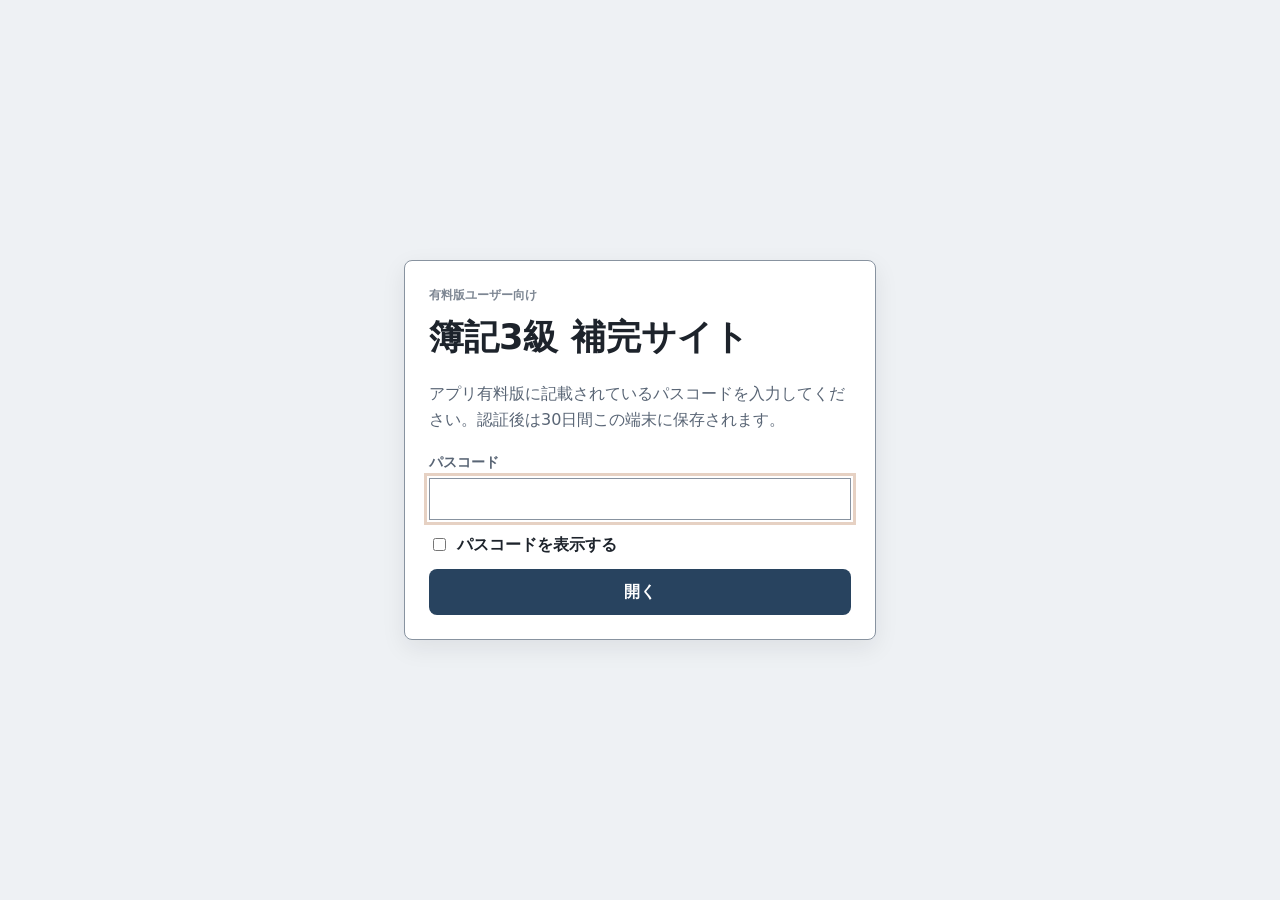
<file: result.html>
<!doctype html>
<html lang="ja">
  <head>
    <meta charset="utf-8">
    <meta name="viewport" content="width=device-width, initial-scale=1">
    <title>結果 | 簿記3級 模擬試験Web版</title>
    <link rel="stylesheet" href="css/style.css?v=20260520-keypad-review">
  </head>
  <body class="auth-pending">
    <header class="site-header compact">
      <div class="container header-inner">
        <div>
          <p class="eyebrow">採点結果</p>
          <h1 id="result-title">模擬試験結果</h1>
        </div>
        <a class="button secondary" href="index.html">トップへ戻る</a>
      </div>
    </header>

    <main class="container page-main">
      <section id="result-summary" class="result-summary"></section>
      <section id="section-results" class="result-details"></section>
    </main>

    <script src="js/common.js?v=20260529-keypad-live-comma"></script>
    <script src="js/result.js?v=20260520-keypad-review"></script>
  </body>
</html>
</file>
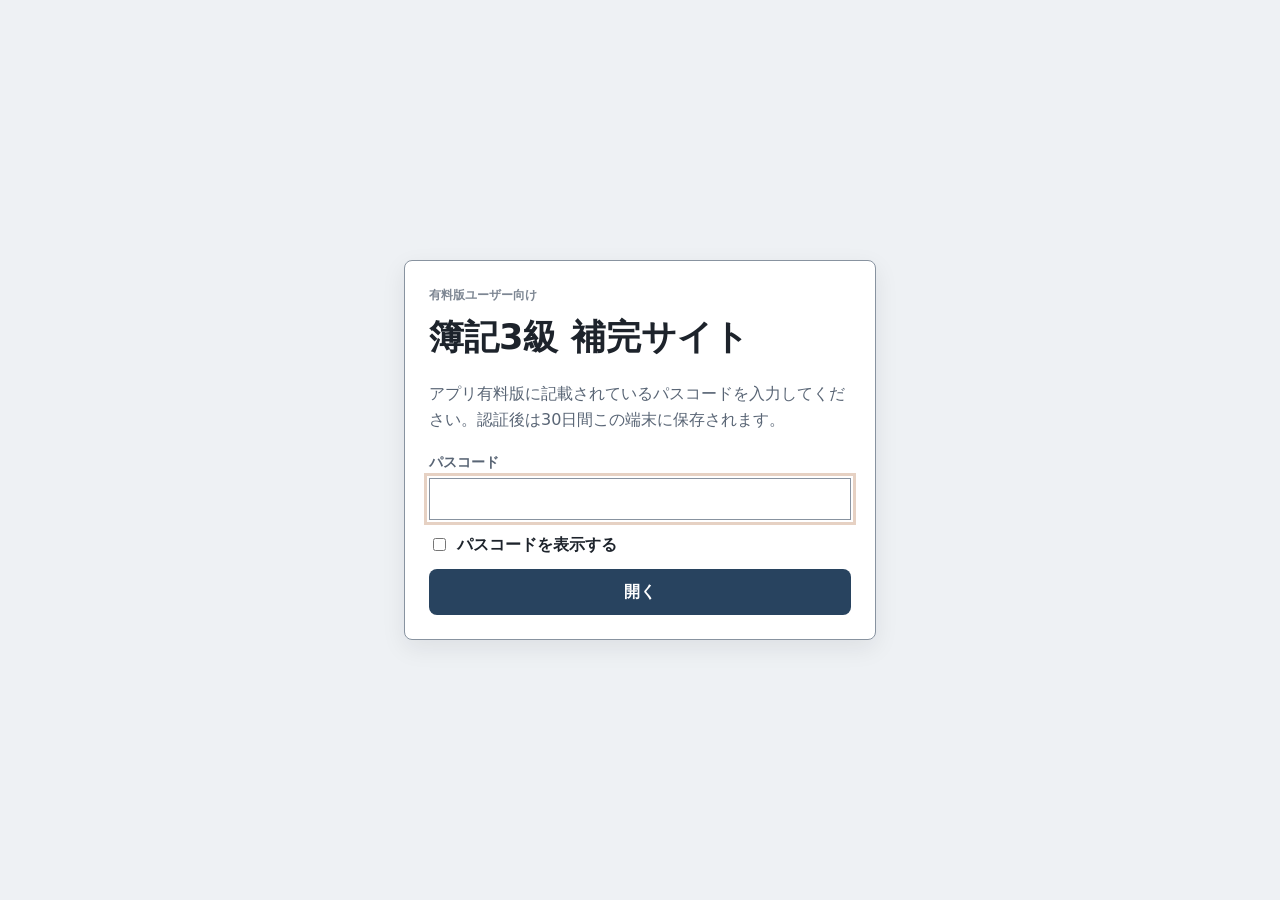
<file: start.html>
<!doctype html>
<html lang="ja">
  <head>
    <meta charset="utf-8">
    <meta name="viewport" content="width=device-width, initial-scale=1">
    <title>模試開始 | 簿記3級 模擬試験Web版</title>
    <link rel="stylesheet" href="css/style.css?v=20260515-pass-visible">
  </head>
  <body class="auth-pending">
    <header class="site-header compact">
      <div class="container header-inner">
        <div>
          <p class="eyebrow">模試開始</p>
          <h1 id="start-title">第1回 模擬試験</h1>
        </div>
        <a class="button secondary" href="index.html">戻る</a>
      </div>
    </header>

    <main class="container page-main">
      <section class="start-panel">
        <div class="section-heading">
          <h2>試験情報</h2>
          <p>開始すると残り時間のカウントが始まります。途中の回答はこの端末に自動保存されます。</p>
        </div>

        <dl id="start-meta" class="meta-grid"></dl>

        <div class="start-breakdown" id="start-breakdown"></div>

        <div class="start-actions">
          <a id="resume-link" class="button secondary" href="exam.html?examId=mock_001">続きから再開</a>
          <a id="start-link" class="button primary" href="exam.html?examId=mock_001">試験を開始する</a>
        </div>
      </section>
    </main>

    <script src="js/common.js?v=20260529-keypad-live-comma"></script>
    <script>
      (async function () {
        const examId = window.BokiMock.getExamIdFromUrl();
        const exam = await window.BokiMock.loadExam(examId);
        const session = window.BokiMock.getSession(examId);
        document.getElementById("start-title").textContent = exam.title;
        document.getElementById("start-meta").innerHTML = `
          <div><dt>試験時間</dt><dd>${exam.durationMinutes}分</dd></div>
          <div><dt>満点</dt><dd>${exam.totalScore}点</dd></div>
          <div><dt>合格基準</dt><dd>${exam.passScore}点</dd></div>
        `;
        document.getElementById("start-breakdown").innerHTML = exam.sections.map((section) => `
          <article>
            <h3>${section.title}</h3>
            <p>${section.description}</p>
            <strong>${section.score}点</strong>
          </article>
        `).join("");
        document.getElementById("start-link").href = `exam.html?examId=${encodeURIComponent(examId)}`;
        document.getElementById("resume-link").href = `exam.html?examId=${encodeURIComponent(examId)}`;
        document.getElementById("resume-link").hidden = !session;
      })().catch((error) => {
        document.querySelector(".start-panel").innerHTML = `<div class="empty-state"><h2>読み込みに失敗しました</h2><p>${error.message}</p></div>`;
      });
    </script>
  </body>
</html>
</file>
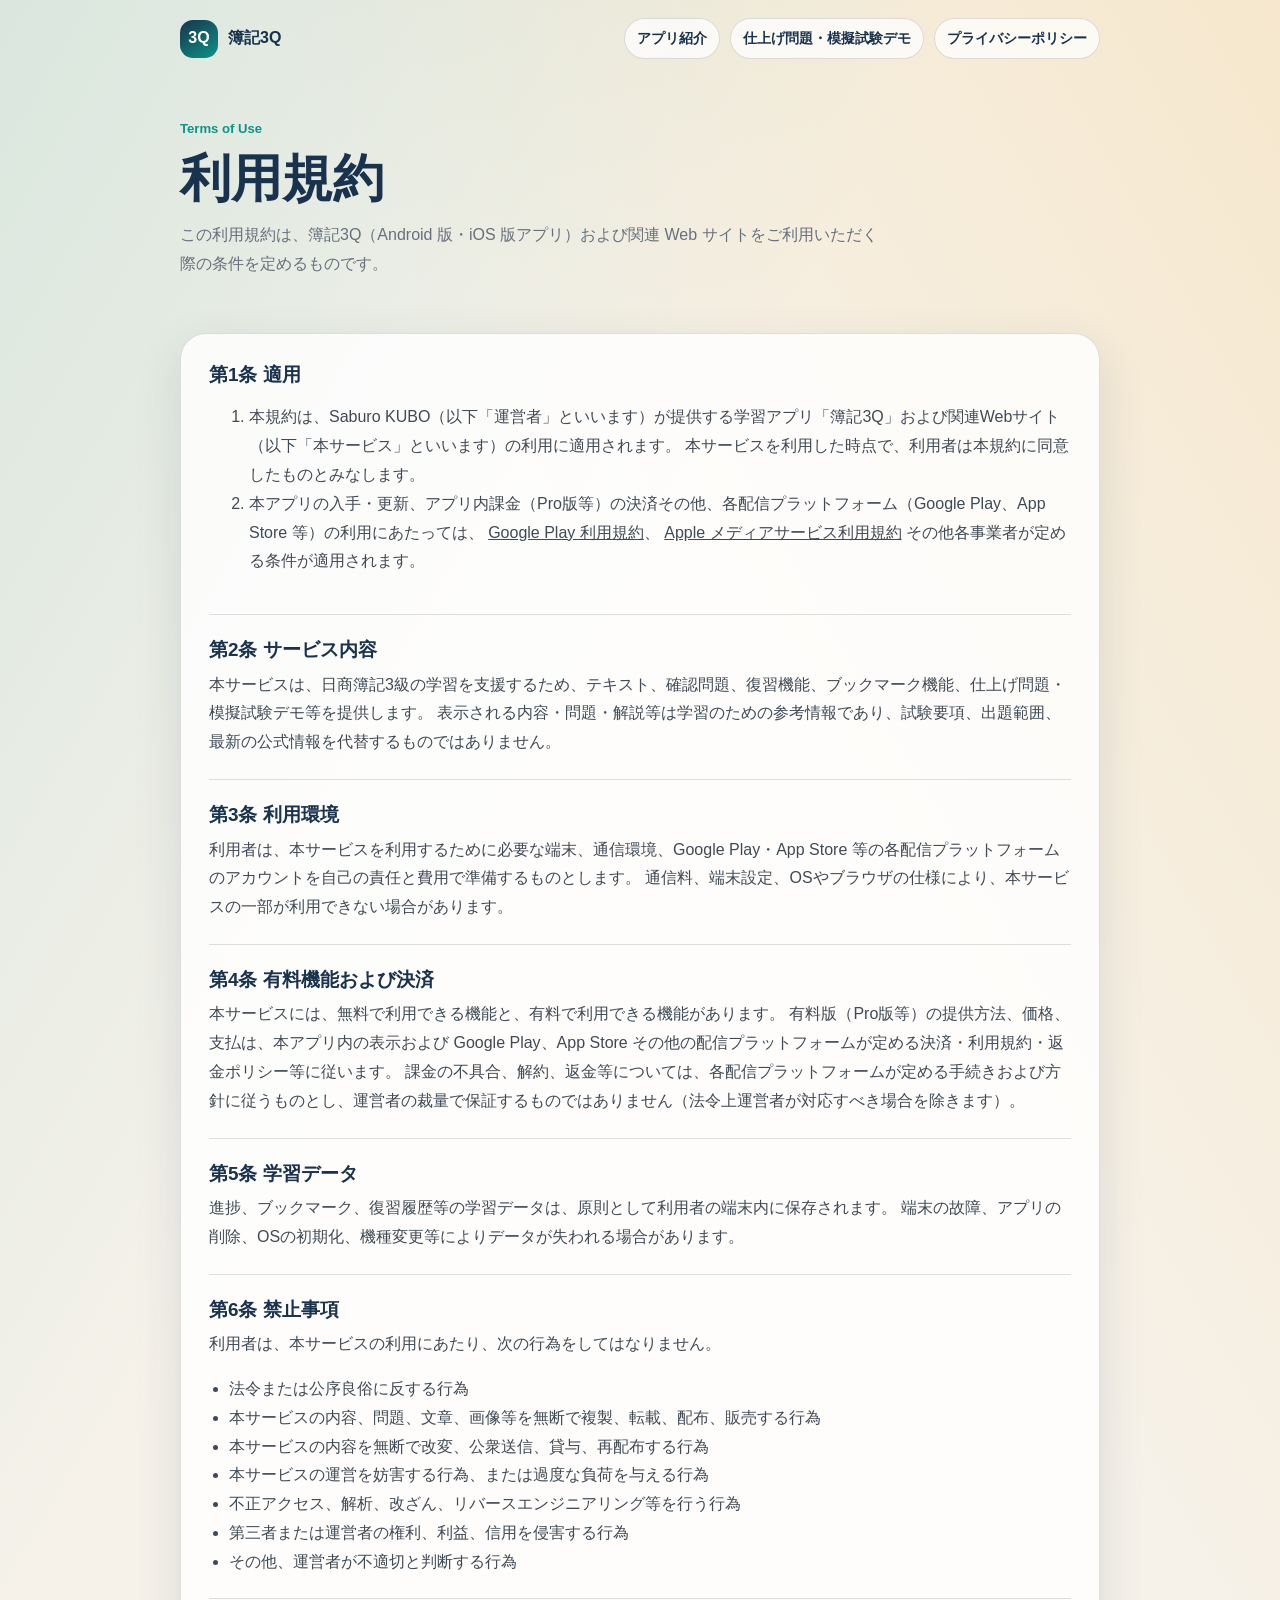
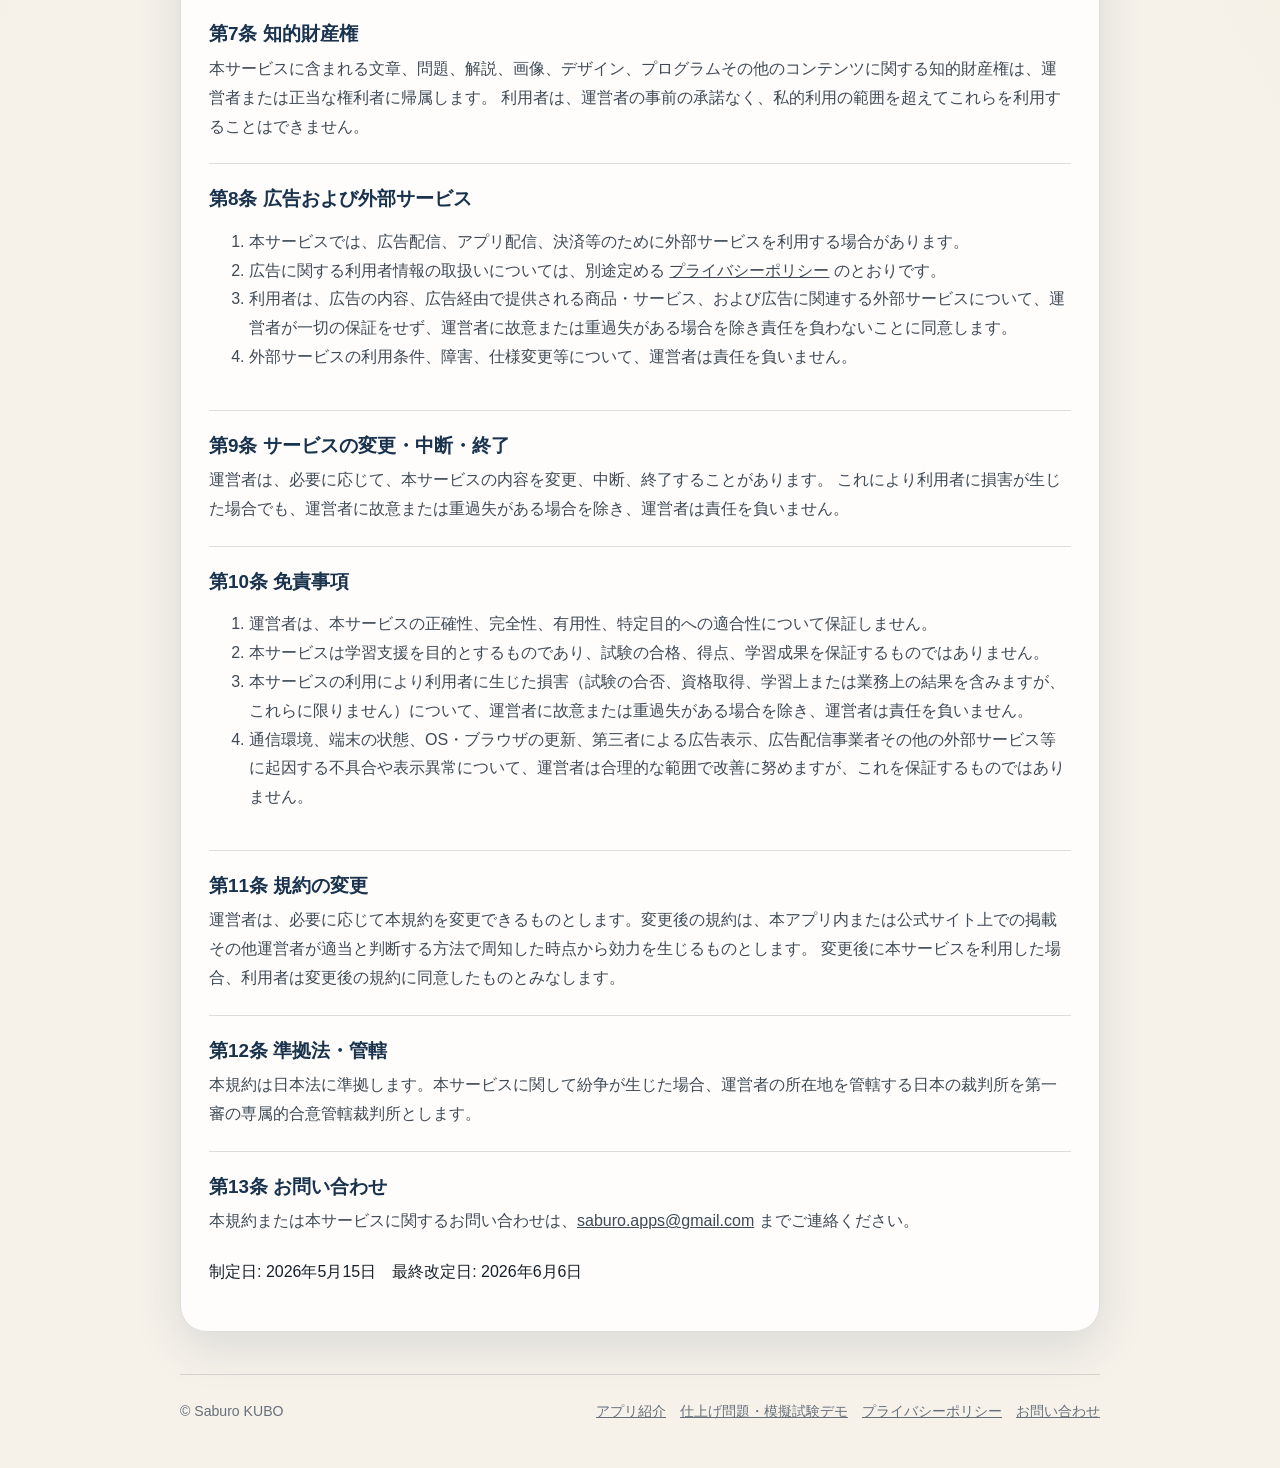
<file: terms.html>
<!doctype html>
<html lang="ja">
  <head>
    <meta charset="utf-8">
    <meta name="viewport" content="width=device-width, initial-scale=1, viewport-fit=cover">
    <meta name="color-scheme" content="light">
    <meta name="theme-color" content="#f6f2ea">
    <title>利用規約 | 簿記3Q</title>
    <meta name="description" content="簿記3Q（Android / iOS 版アプリおよび関連Webサイト）の利用規約です。アプリおよび関連Webサイトの利用条件を定めています。">
    <style>
      :root {
        color-scheme: light;
        --bg: #f6f2ea;
        --ink: #17202a;
        --muted: #66707c;
        --surface: #ffffff;
        --line: rgba(23, 32, 42, 0.14);
        --navy: #19324d;
        --teal: #0d9488;
        --amber: #f5b84b;
        --shadow: 0 16px 48px rgba(25, 50, 77, 0.12);
      }

      * {
        box-sizing: border-box;
      }

      html {
        -webkit-text-size-adjust: 100%;
        text-size-adjust: 100%;
      }

      body {
        margin: 0;
        background:
          linear-gradient(120deg, rgba(13, 148, 136, 0.12), transparent 32%),
          linear-gradient(240deg, rgba(245, 184, 75, 0.18), transparent 34%),
          var(--bg);
        color: var(--ink);
        font-family: -apple-system, BlinkMacSystemFont, "Segoe UI", Roboto, Helvetica, Arial, "Hiragino Kaku Gothic ProN", "Noto Sans JP", "Yu Gothic", sans-serif;
        line-height: 1.8;
      }

      a {
        color: inherit;
        word-break: break-word;
      }

      .wrap {
        width: min(920px, calc(100% - 32px));
        margin: 0 auto;
      }

      .topbar {
        display: flex;
        align-items: center;
        justify-content: space-between;
        gap: 16px;
        padding: 18px 0;
      }

      .brand {
        display: inline-flex;
        align-items: center;
        gap: 10px;
        color: var(--navy);
        font-weight: 850;
        text-decoration: none;
      }

      .mark {
        display: grid;
        place-items: center;
        width: 38px;
        height: 38px;
        border-radius: 13px;
        background: linear-gradient(145deg, var(--navy), var(--teal));
        color: #ffffff;
        font-weight: 900;
      }

      .nav {
        display: flex;
        flex-wrap: wrap;
        justify-content: flex-end;
        gap: 10px;
      }

      .nav a,
      .button {
        display: inline-flex;
        align-items: center;
        justify-content: center;
        min-height: 38px;
        padding: 7px 12px;
        border: 1px solid var(--line);
        border-radius: 999px;
        background: rgba(255, 255, 255, 0.72);
        color: var(--navy);
        font-size: 0.88rem;
        font-weight: 750;
        text-decoration: none;
      }

      .hero {
        padding: 40px 0 18px;
      }

      .eyebrow {
        margin: 0 0 8px;
        color: var(--teal);
        font-size: 0.82rem;
        font-weight: 850;
      }

      h1,
      h2,
      p {
        margin-top: 0;
      }

      h1 {
        margin-bottom: 12px;
        color: var(--navy);
        font-size: clamp(2rem, 5vw, 3.2rem);
        line-height: 1.18;
        letter-spacing: 0;
      }

      .lead {
        max-width: 44rem;
        color: var(--muted);
      }

      .terms-card {
        margin: 20px 0 42px;
        padding: 28px;
        border: 1px solid var(--line);
        border-radius: 26px;
        background: rgba(255, 255, 255, 0.82);
        box-shadow: var(--shadow);
      }

      .terms-section {
        padding: 22px 0;
        border-top: 1px solid var(--line);
      }

      .terms-section:first-child {
        border-top: 0;
        padding-top: 0;
      }

      .terms-section h2 {
        margin-bottom: 8px;
        color: var(--navy);
        font-size: 1.18rem;
        line-height: 1.35;
      }

      .terms-section p,
      .terms-section li {
        color: #3f4a56;
      }

      .terms-section p:last-child,
      .terms-section ul:last-child {
        margin-bottom: 0;
      }

      ul {
        padding-left: 1.25rem;
      }

      .note {
        margin-top: 18px;
        padding: 14px 16px;
        border: 1px solid rgba(245, 184, 75, 0.5);
        border-radius: 18px;
        background: rgba(255, 248, 225, 0.78);
        color: #68470c;
        font-size: 0.92rem;
      }

      .footer {
        display: flex;
        flex-wrap: wrap;
        justify-content: space-between;
        gap: 14px;
        padding: 24px 0 44px;
        border-top: 1px solid var(--line);
        color: var(--muted);
        font-size: 0.88rem;
      }

      .footer-links {
        display: flex;
        flex-wrap: wrap;
        gap: 14px;
      }

      @media (max-width: 680px) {
        .topbar {
          align-items: flex-start;
        }

        .nav {
          display: none;
        }

        .terms-card {
          padding: 20px;
          border-radius: 22px;
        }
      }
    </style>
  </head>
  <body>
    <header class="wrap topbar">
      <a class="brand" href="app.html" aria-label="簿記3Q アプリ紹介へ">
        <span class="mark">3Q</span>
        <span>簿記3Q</span>
      </a>
      <nav class="nav" aria-label="関連ページ">
        <a href="app.html">アプリ紹介</a>
        <a href="demo.html">仕上げ問題・模擬試験デモ</a>
        <a href="privacy.html">プライバシーポリシー</a>
      </nav>
    </header>

    <main class="wrap">
      <section class="hero" aria-labelledby="terms-title">
        <p class="eyebrow">Terms of Use</p>
        <h1 id="terms-title">利用規約</h1>
        <p class="lead">
          この利用規約は、簿記3Q（Android 版・iOS 版アプリ）および関連 Web サイトをご利用いただく際の条件を定めるものです。
        </p>
      </section>

      <article class="terms-card">
        <section class="terms-section">
          <h2>第1条 適用</h2>
          <ol>
            <li>
              本規約は、Saburo KUBO（以下「運営者」といいます）が提供する学習アプリ「簿記3Q」および関連Webサイト（以下「本サービス」といいます）の利用に適用されます。
              本サービスを利用した時点で、利用者は本規約に同意したものとみなします。
            </li>
            <li>
              本アプリの入手・更新、アプリ内課金（Pro版等）の決済その他、各配信プラットフォーム（Google Play、App Store 等）の利用にあたっては、
              <a href="https://play.google.com/intl/ja_jp/about/play-terms/" rel="noopener noreferrer">Google Play 利用規約</a>、
              <a href="https://www.apple.com/jp/legal/internet-services/itunes/jp/terms.html" rel="noopener noreferrer">Apple メディアサービス利用規約</a>
              その他各事業者が定める条件が適用されます。
            </li>
          </ol>
        </section>

        <section class="terms-section">
          <h2>第2条 サービス内容</h2>
          <p>
            本サービスは、日商簿記3級の学習を支援するため、テキスト、確認問題、復習機能、ブックマーク機能、仕上げ問題・模擬試験デモ等を提供します。
            表示される内容・問題・解説等は学習のための参考情報であり、試験要項、出題範囲、最新の公式情報を代替するものではありません。
          </p>
        </section>

        <section class="terms-section">
          <h2>第3条 利用環境</h2>
          <p>
            利用者は、本サービスを利用するために必要な端末、通信環境、Google Play・App Store 等の各配信プラットフォームのアカウントを自己の責任と費用で準備するものとします。
            通信料、端末設定、OSやブラウザの仕様により、本サービスの一部が利用できない場合があります。
          </p>
        </section>

        <section class="terms-section">
          <h2>第4条 有料機能および決済</h2>
          <p>
            本サービスには、無料で利用できる機能と、有料で利用できる機能があります。
            有料版（Pro版等）の提供方法、価格、支払は、本アプリ内の表示および Google Play、App Store その他の配信プラットフォームが定める決済・利用規約・返金ポリシー等に従います。
            課金の不具合、解約、返金等については、各配信プラットフォームが定める手続きおよび方針に従うものとし、運営者の裁量で保証するものではありません（法令上運営者が対応すべき場合を除きます）。
          </p>
        </section>

        <section class="terms-section">
          <h2>第5条 学習データ</h2>
          <p>
            進捗、ブックマーク、復習履歴等の学習データは、原則として利用者の端末内に保存されます。
            端末の故障、アプリの削除、OSの初期化、機種変更等によりデータが失われる場合があります。
          </p>
        </section>

        <section class="terms-section">
          <h2>第6条 禁止事項</h2>
          <p>利用者は、本サービスの利用にあたり、次の行為をしてはなりません。</p>
          <ul>
            <li>法令または公序良俗に反する行為</li>
            <li>本サービスの内容、問題、文章、画像等を無断で複製、転載、配布、販売する行為</li>
            <li>本サービスの内容を無断で改変、公衆送信、貸与、再配布する行為</li>
            <li>本サービスの運営を妨害する行為、または過度な負荷を与える行為</li>
            <li>不正アクセス、解析、改ざん、リバースエンジニアリング等を行う行為</li>
            <li>第三者または運営者の権利、利益、信用を侵害する行為</li>
            <li>その他、運営者が不適切と判断する行為</li>
          </ul>
        </section>

        <section class="terms-section">
          <h2>第7条 知的財産権</h2>
          <p>
            本サービスに含まれる文章、問題、解説、画像、デザイン、プログラムその他のコンテンツに関する知的財産権は、運営者または正当な権利者に帰属します。
            利用者は、運営者の事前の承諾なく、私的利用の範囲を超えてこれらを利用することはできません。
          </p>
        </section>

        <section class="terms-section">
          <h2>第8条 広告および外部サービス</h2>
          <ol>
            <li>本サービスでは、広告配信、アプリ配信、決済等のために外部サービスを利用する場合があります。</li>
            <li>広告に関する利用者情報の取扱いについては、別途定める <a href="privacy.html">プライバシーポリシー</a> のとおりです。</li>
            <li>利用者は、広告の内容、広告経由で提供される商品・サービス、および広告に関連する外部サービスについて、運営者が一切の保証をせず、運営者に故意または重過失がある場合を除き責任を負わないことに同意します。</li>
            <li>外部サービスの利用条件、障害、仕様変更等について、運営者は責任を負いません。</li>
          </ol>
        </section>

        <section class="terms-section">
          <h2>第9条 サービスの変更・中断・終了</h2>
          <p>
            運営者は、必要に応じて、本サービスの内容を変更、中断、終了することがあります。
            これにより利用者に損害が生じた場合でも、運営者に故意または重過失がある場合を除き、運営者は責任を負いません。
          </p>
        </section>

        <section class="terms-section">
          <h2>第10条 免責事項</h2>
          <ol>
            <li>運営者は、本サービスの正確性、完全性、有用性、特定目的への適合性について保証しません。</li>
            <li>本サービスは学習支援を目的とするものであり、試験の合格、得点、学習成果を保証するものではありません。</li>
            <li>本サービスの利用により利用者に生じた損害（試験の合否、資格取得、学習上または業務上の結果を含みますが、これらに限りません）について、運営者に故意または重過失がある場合を除き、運営者は責任を負いません。</li>
            <li>通信環境、端末の状態、OS・ブラウザの更新、第三者による広告表示、広告配信事業者その他の外部サービス等に起因する不具合や表示異常について、運営者は合理的な範囲で改善に努めますが、これを保証するものではありません。</li>
          </ol>
        </section>

        <section class="terms-section">
          <h2>第11条 規約の変更</h2>
          <p>
            運営者は、必要に応じて本規約を変更できるものとします。変更後の規約は、本アプリ内または公式サイト上での掲載その他運営者が適当と判断する方法で周知した時点から効力を生じるものとします。
            変更後に本サービスを利用した場合、利用者は変更後の規約に同意したものとみなします。
          </p>
        </section>

        <section class="terms-section">
          <h2>第12条 準拠法・管轄</h2>
          <p>
            本規約は日本法に準拠します。本サービスに関して紛争が生じた場合、運営者の所在地を管轄する日本の裁判所を第一審の専属的合意管轄裁判所とします。
          </p>
        </section>

        <section class="terms-section">
          <h2>第13条 お問い合わせ</h2>
          <p>
            本規約または本サービスに関するお問い合わせは、<a href="mailto:saburo.apps@gmail.com?subject=%E7%B0%BF%E8%A8%983Q%E3%81%AE%E3%81%8A%E5%95%8F%E3%81%84%E5%90%88%E3%82%8F%E3%81%9B&body=web%E3%82%B5%E3%82%A4%E3%83%88%E3%81%8B%E3%82%89%E3%81%AE%E3%81%8A%E5%95%8F%E3%81%84%E5%90%88%E3%82%8F%E3%81%9B%0A%E4%BB%A5%E4%B8%8B%E3%81%AE%E5%86%85%E5%AE%B9%E3%81%8C%E5%88%86%E3%81%8B%E3%82%8A%E3%81%BE%E3%81%97%E3%81%9F%E3%82%89%E3%81%8A%E7%9F%A5%E3%82%89%E3%81%9B%E3%81%8F%E3%81%A0%E3%81%95%E3%81%84%0A%E3%82%A2%E3%83%97%E3%83%AA%E5%90%8D%EF%BC%9A%E7%B0%BF%E8%A8%983Q%0A%E3%82%A2%E3%83%97%E3%83%AA%E3%83%90%E3%83%BC%E3%82%B8%E3%83%A7%E3%83%B3%EF%BC%9A%0A%E7%AB%AF%E6%9C%AB%EF%BC%9A%0AOS%EF%BC%9A">saburo.apps@gmail.com</a> までご連絡ください。
          </p>
        </section>

        <p>制定日: 2026年5月15日　最終改定日: 2026年6月6日</p>
      </article>
    </main>

    <footer class="wrap footer">
      <div>© Saburo KUBO</div>
      <div class="footer-links">
        <a href="app.html">アプリ紹介</a>
        <a href="demo.html">仕上げ問題・模擬試験デモ</a>
        <a href="privacy.html">プライバシーポリシー</a>
        <a href="mailto:saburo.apps@gmail.com?subject=%E7%B0%BF%E8%A8%983Q%E3%81%AE%E3%81%8A%E5%95%8F%E3%81%84%E5%90%88%E3%82%8F%E3%81%9B&body=web%E3%82%B5%E3%82%A4%E3%83%88%E3%81%8B%E3%82%89%E3%81%AE%E3%81%8A%E5%95%8F%E3%81%84%E5%90%88%E3%82%8F%E3%81%9B%0A%E4%BB%A5%E4%B8%8B%E3%81%AE%E5%86%85%E5%AE%B9%E3%81%8C%E5%88%86%E3%81%8B%E3%82%8A%E3%81%BE%E3%81%97%E3%81%9F%E3%82%89%E3%81%8A%E7%9F%A5%E3%82%89%E3%81%9B%E3%81%8F%E3%81%A0%E3%81%95%E3%81%84%0A%E3%82%A2%E3%83%97%E3%83%AA%E5%90%8D%EF%BC%9A%E7%B0%BF%E8%A8%983Q%0A%E3%82%A2%E3%83%97%E3%83%AA%E3%83%90%E3%83%BC%E3%82%B8%E3%83%A7%E3%83%B3%EF%BC%9A%0A%E7%AB%AF%E6%9C%AB%EF%BC%9A%0AOS%EF%BC%9A">お問い合わせ</a>
      </div>
    </footer>
  </body>
</html>
</file>
<file: css/style.css>
:root {
  color-scheme: light;
  --bg: #eef1f4;
  --surface: #ffffff;
  --surface-2: #f7f8fa;
  --line: #c9d0d8;
  --line-strong: #8893a0;
  --text: #1d232b;
  --muted: #596575;
  --primary: #28435f;
  --primary-dark: #182b40;
  --accent: #a45a2a;
  --danger: #a33a35;
  --ok: #24704f;
  --shadow: 0 8px 24px rgba(20, 31, 43, 0.08);
}

* {
  box-sizing: border-box;
}

[hidden] {
  display: none !important;
}

body.auth-pending > :not(.access-gate) {
  display: none !important;
}

body.auth-pending {
  min-height: 100vh;
  display: grid;
  place-items: center;
  background: var(--bg);
}

html {
  font-size: 16px;
  scroll-behavior: smooth;
}

body {
  margin: 0;
  background: var(--bg);
  color: var(--text);
  font-family: system-ui, -apple-system, BlinkMacSystemFont, "Segoe UI", sans-serif;
  line-height: 1.6;
}

a {
  color: inherit;
}

button,
input,
select {
  font: inherit;
}

.container {
  width: min(1080px, calc(100% - 32px));
  margin: 0 auto;
}

.site-header {
  background: var(--primary-dark);
  color: #ffffff;
  border-bottom: 4px solid var(--accent);
}

.site-header.compact {
  position: sticky;
  top: 0;
  z-index: 20;
}

.header-inner {
  display: flex;
  align-items: center;
  justify-content: space-between;
  gap: 16px;
  padding: 24px 0;
}

.header-title-group {
  display: flex;
  align-items: center;
  gap: 14px;
  min-width: 0;
}

.header-app-icon {
  width: 56px;
  height: 56px;
  flex: 0 0 auto;
  border-radius: 12px;
}

.site-header h1,
.exam-topbar h1 {
  margin: 0;
  font-size: 1.6rem;
  letter-spacing: 0;
}

.eyebrow {
  margin: 0 0 4px;
  color: inherit;
  font-size: 0.78rem;
  font-weight: 700;
  opacity: 0.78;
}

.header-badge {
  border: 1px solid rgba(255, 255, 255, 0.35);
  border-radius: 8px;
  padding: 6px 10px;
  font-size: 0.84rem;
}

.page-main {
  padding: 32px 0 48px;
}

.home-layout {
  display: grid;
  grid-template-columns: 1fr;
  gap: 36px;
}

.section-heading {
  margin-bottom: 16px;
}

.section-heading h2 {
  margin: 0 0 4px;
  font-size: 1.3rem;
}

.section-title {
  display: inline-flex;
  align-items: center;
  gap: 10px;
}

.section-title-icon {
  width: 34px;
  height: 34px;
  flex: 0 0 auto;
  display: inline-grid;
  place-items: center;
  border: 1px solid var(--line-strong);
  border-radius: 8px;
  background: var(--surface);
  color: var(--primary-dark);
}

.section-title-icon svg {
  width: 20px;
  height: 20px;
  fill: none;
  stroke: currentColor;
  stroke-width: 2;
  stroke-linecap: round;
  stroke-linejoin: round;
}

.section-title-icon.journal {
  color: var(--accent);
}

.section-title-icon.ledger {
  color: var(--primary-dark);
}

.section-title-icon.closing {
  color: var(--ok);
}

.section-title-icon.mock {
  color: #6f4f9f;
}

.section-heading p {
  margin: 0;
  color: var(--muted);
}

.exam-card {
  display: grid;
  grid-template-columns: 1fr auto;
  gap: 24px;
  align-items: center;
  background: var(--surface);
  border: 1px solid var(--line);
  border-radius: 8px;
  box-shadow: var(--shadow);
  padding: 24px;
}

.exam-list + .exam-list {
  margin-top: 28px;
}

.home-layout .exam-card {
  grid-template-columns: minmax(0, 1fr) auto;
  align-items: center;
}

.home-layout .exam-card + .exam-card {
  margin-top: 16px;
}

.home-layout .exam-card-actions {
  justify-content: flex-end;
}

.home-layout .meta-grid {
  grid-template-columns: repeat(3, minmax(0, 1fr));
}

.home-section {
  scroll-margin-top: 24px;
}

.home-section-heading {
  display: flex;
  align-items: flex-start;
  justify-content: space-between;
  gap: 16px;
  border-bottom: 2px solid var(--line);
  padding-bottom: 14px;
}

.section-jump-link {
  flex: 0 0 auto;
  border: 1px solid var(--line-strong);
  border-radius: 8px;
  background: var(--surface);
  color: var(--primary-dark);
  padding: 7px 12px;
  text-decoration: none;
  font-size: 0.88rem;
  font-weight: 700;
}

.section-jump-group {
  flex: 0 0 auto;
  display: flex;
  gap: 8px;
  flex-wrap: wrap;
  justify-content: flex-end;
}

.exam-card h3 {
  margin: 0 0 16px;
  font-size: 1.35rem;
}

.meta-grid {
  display: grid;
  grid-template-columns: repeat(3, minmax(0, 1fr));
  gap: 12px;
  margin: 0;
}

.meta-grid div {
  background: var(--surface-2);
  border: 1px solid var(--line);
  border-radius: 8px;
  padding: 10px 12px;
}

.meta-grid dt {
  color: var(--muted);
  font-size: 0.78rem;
}

.meta-grid dd {
  margin: 2px 0 0;
  font-weight: 700;
}

.exam-note {
  margin: 16px 0 0;
  color: var(--muted);
}

.exam-card-actions,
.result-actions,
.modal-actions,
.exam-actions {
  display: flex;
  gap: 10px;
  flex-wrap: wrap;
}

.exam-card-actions {
  justify-content: flex-end;
}

.button {
  display: inline-flex;
  align-items: center;
  justify-content: center;
  min-height: 42px;
  border: 1px solid transparent;
  border-radius: 8px;
  padding: 9px 16px;
  text-decoration: none;
  font-weight: 700;
  cursor: pointer;
  background: #ffffff;
}

.button:disabled {
  cursor: not-allowed;
  opacity: 0.45;
}

.button.primary {
  background: var(--primary);
  color: #ffffff;
}

.button.secondary {
  border-color: var(--line-strong);
  color: var(--primary-dark);
}

.button.danger {
  background: var(--danger);
  color: #ffffff;
}

.access-gate {
  width: min(100%, 520px);
  padding: 24px;
}

.access-card {
  border: 1px solid var(--line-strong);
  border-radius: 8px;
  background: #ffffff;
  padding: 24px;
  box-shadow: var(--shadow);
}

.access-card h1 {
  margin: 4px 0 10px;
  font-size: clamp(1.6rem, 5vw, 2.2rem);
}

.access-card p {
  color: var(--muted);
}

.access-form {
  display: grid;
  gap: 12px;
  margin-top: 18px;
}

.access-toggle {
  display: inline-flex;
  align-items: center;
  gap: 8px;
  color: var(--text);
  font-weight: 700;
}

.access-toggle input {
  width: auto;
  min-height: auto;
}

.access-error {
  margin: 0;
  color: var(--danger);
  font-weight: 700;
}

.future-list {
  margin-top: 20px;
  display: grid;
  gap: 8px;
}

.future-list div {
  display: flex;
  justify-content: space-between;
  gap: 12px;
  padding: 12px 14px;
  border: 1px dashed var(--line-strong);
  background: rgba(255, 255, 255, 0.55);
  color: var(--muted);
}

.future-list span {
  font-size: 0.86rem;
}

.chapter-list {
  display: grid;
  gap: 16px;
}

.chapter-card {
  border-left: 6px solid var(--accent);
}

.chapter-practice .start-panel {
  display: grid;
  gap: 16px;
  min-width: 0;
}

.chapter-practice,
.chapter-practice .start-panel > *,
#practice-form,
#practice-answer-area {
  min-width: 0;
  max-width: 100%;
}

.chapter-note {
  border-left: 4px solid var(--accent);
  background: var(--surface-2);
  padding: 12px 14px;
  color: var(--text);
}

.chapter-materials {
  margin: 0;
  padding-left: 1.4rem;
}

.chapter-materials li + li {
  margin-top: 6px;
}

.chapter-actions {
  margin: 6px 0 0;
  border: 1px solid var(--line);
  justify-content: flex-end;
}

.start-panel {
  min-width: 0;
  background: #ffffff;
  border: 1px solid var(--line);
  box-shadow: var(--shadow);
  padding: 24px;
}

.start-breakdown {
  display: grid;
  gap: 10px;
  margin: 18px 0;
}

.start-breakdown article {
  display: grid;
  grid-template-columns: 180px 1fr auto;
  gap: 14px;
  align-items: center;
  border: 1px solid var(--line);
  background: var(--surface-2);
  padding: 12px;
}

.start-breakdown h3,
.start-breakdown p {
  margin: 0;
}

.start-breakdown p {
  color: var(--muted);
}

.start-actions {
  display: flex;
  gap: 10px;
  justify-content: flex-end;
  flex-wrap: wrap;
}

.exam-topbar {
  position: sticky;
  top: 0;
  z-index: 20;
  background: var(--primary-dark);
  color: #ffffff;
  border-bottom: 4px solid var(--accent);
}

.exam-topbar-inner {
  width: min(1280px, calc(100% - 24px));
  margin: 0 auto;
  display: flex;
  justify-content: space-between;
  align-items: center;
  gap: 16px;
  padding: 12px 0;
}

.timer-box {
  min-width: 132px;
  border: 1px solid rgba(255, 255, 255, 0.28);
  padding: 8px 12px;
  text-align: center;
  background: rgba(0, 0, 0, 0.16);
}

.timer-box span {
  display: block;
  font-size: 0.75rem;
  opacity: 0.78;
}

.timer-box strong {
  display: block;
  font-size: 1.45rem;
  line-height: 1.2;
}

.exam-layout {
  width: min(1280px, calc(100% - 24px));
  margin: 18px auto 36px;
  display: grid;
  grid-template-columns: 220px 1fr;
  gap: 16px;
}

.section-nav {
  align-self: start;
  position: sticky;
  top: 92px;
}

.section-tabs {
  display: grid;
  gap: 8px;
}

.section-tab {
  min-height: 48px;
  border: 1px solid var(--line);
  background: var(--surface);
  color: var(--text);
  text-align: left;
  padding: 10px 12px;
  cursor: pointer;
  white-space: pre-line;
  font-weight: 700;
}

.section-tab.active {
  border-color: var(--primary);
  background: var(--primary);
  color: #ffffff;
}

.exam-panel {
  min-width: 0;
  background: var(--surface);
  border: 1px solid var(--line);
  box-shadow: var(--shadow);
  padding: 18px;
}

.status-line {
  border-bottom: 1px solid var(--line);
  color: var(--muted);
  font-weight: 700;
  padding-bottom: 12px;
  margin-bottom: 18px;
}

.section-heading.in-exam {
  border-bottom: 2px solid var(--primary);
  padding-bottom: 10px;
}

.question-card {
  min-width: 0;
  border: 1px solid var(--line);
  background: #ffffff;
  margin: 16px 0;
  padding: 16px;
}

.question-head {
  display: flex;
  justify-content: space-between;
  gap: 12px;
  align-items: center;
  margin-bottom: 8px;
}

.question-head h3 {
  margin: 0;
  font-size: 1rem;
}

.score-chip {
  flex: 0 0 auto;
  border: 1px solid var(--line-strong);
  color: var(--muted);
  padding: 3px 8px;
  font-size: 0.78rem;
}

.question-text {
  margin: 0 0 14px;
}

.journal-grid {
  display: grid;
  grid-template-columns: 1fr 1fr 160px;
  gap: 12px;
}

.field {
  display: grid;
  gap: 5px;
  color: var(--muted);
  font-size: 0.86rem;
  font-weight: 700;
}

select,
input {
  width: 100%;
  min-height: 42px;
  border: 1px solid var(--line-strong);
  background: #ffffff;
  color: var(--text);
  padding: 8px 10px;
}

input:focus,
select:focus,
button:focus-visible,
a:focus-visible {
  outline: 3px solid rgba(164, 90, 42, 0.28);
  outline-offset: 2px;
}

.choice-list {
  display: grid;
  gap: 8px;
}

.choice-item {
  display: flex;
  gap: 10px;
  align-items: center;
  border: 1px solid var(--line);
  padding: 10px 12px;
  cursor: pointer;
}

.choice-item input {
  width: auto;
  min-height: auto;
}

.table-scroll {
  min-width: 0;
  max-width: 100%;
  overflow-x: auto;
  -webkit-overflow-scrolling: touch;
}

.answer-table {
  width: 100%;
  min-width: 560px;
  border-collapse: collapse;
  background: #ffffff;
}

.answer-table th,
.answer-table td {
  border: 1px solid var(--line);
  padding: 9px 10px;
  text-align: left;
  vertical-align: middle;
}

.answer-table thead th {
  background: var(--surface-2);
}

.answer-table tbody th {
  width: 32%;
  font-weight: 700;
}

.answer-table .table-group-row th,
.generic-sheet-table .table-group-row th {
  width: auto;
  background: #e7edf3;
  color: var(--primary-dark);
  text-align: left;
  font-weight: 800;
}

.exam-actions {
  position: sticky;
  bottom: 0;
  margin: 20px -18px -18px;
  padding: 14px 18px;
  background: rgba(255, 255, 255, 0.96);
  border-top: 1px solid var(--line);
  justify-content: flex-end;
}

.modal-backdrop {
  position: fixed;
  inset: 0;
  z-index: 50;
  display: grid;
  place-items: center;
  background: rgba(14, 23, 33, 0.48);
  padding: 20px;
}

.modal {
  width: min(460px, 100%);
  background: #ffffff;
  border: 1px solid var(--line);
  padding: 24px;
  box-shadow: var(--shadow);
}

.modal h2 {
  margin: 0 0 8px;
}

.modal p {
  margin: 0 0 18px;
  color: var(--muted);
}

.modal-actions {
  justify-content: flex-end;
}

.result-summary {
  width: 100%;
  min-width: 0;
  display: grid;
  grid-template-columns: 1fr 1.2fr;
  gap: 18px;
  align-items: center;
  background: #ffffff;
  border: 1px solid var(--line);
  box-shadow: var(--shadow);
  padding: 24px;
}

.result-summary.passed {
  border-top: 6px solid var(--ok);
}

.result-summary.failed {
  border-top: 6px solid var(--danger);
}

.result-summary h2 {
  margin: 0;
  font-size: 1.7rem;
}

.result-score {
  margin: 6px 0 0;
  font-size: 2.4rem;
  font-weight: 800;
}

.result-score span {
  font-size: 1rem;
  color: var(--muted);
}

.result-actions {
  grid-column: 1 / -1;
}

.result-details {
  width: 100%;
  min-width: 0;
  margin-top: 20px;
  display: grid;
  gap: 16px;
}

.result-section {
  width: 100%;
  min-width: 0;
  background: #ffffff;
  border: 1px solid var(--line);
  box-shadow: var(--shadow);
}

.result-section-head {
  display: flex;
  justify-content: space-between;
  gap: 12px;
  align-items: center;
  padding: 16px;
  border-bottom: 1px solid var(--line);
}

.result-section-head h2 {
  min-width: 0;
  margin: 0;
  font-size: 1.15rem;
}

.result-section-head strong,
.review-item summary strong {
  flex: 0 0 auto;
  white-space: nowrap;
}

.review-item {
  min-width: 0;
  border-bottom: 1px solid var(--line);
}

.review-item:last-child {
  border-bottom: 0;
}

.review-item summary {
  display: flex;
  justify-content: space-between;
  gap: 12px;
  padding: 13px 16px;
  cursor: pointer;
  font-weight: 700;
}

.review-item summary span {
  flex: 1 1 auto;
  min-width: 0;
}

.review-body {
  min-width: 0;
  padding: 0 16px 16px;
  color: var(--muted);
}

.review-body p {
  margin: 8px 0;
}

.related-practice-links {
  margin-top: 14px;
  border-top: 1px solid var(--line);
  padding-top: 12px;
}

.related-practice-actions {
  display: flex;
  flex-wrap: wrap;
  gap: 8px;
}

.related-practice-actions .button {
  min-height: 36px;
  padding: 7px 12px;
  font-size: 0.9rem;
}

.journal-result-block {
  min-width: 0;
  max-width: 100%;
  display: grid;
  gap: 6px;
  margin: 10px 0;
}

.journal-result-table {
  width: min(100%, 720px);
  table-layout: fixed;
  border-collapse: collapse;
  background: #ffffff;
  color: var(--ink);
}

.journal-result-table th,
.journal-result-table td {
  width: 50%;
  border: 1px solid var(--line);
  padding: 8px 10px;
  vertical-align: top;
}

.journal-result-table th {
  background: var(--surface-2);
  text-align: center;
}

.journal-result-table td {
  text-align: left;
}

.journal-result-table td + td {
  border-left: 3px double var(--line-strong);
}

.journal-result-table td span {
  display: inline-block;
}

.journal-result-table td span:first-child {
  min-width: 9em;
  text-align: left;
}

.journal-result-table td span:last-child {
  text-align: right;
}

.ok {
  color: var(--ok);
}

.ng {
  color: var(--danger);
}

.empty-state {
  background: #ffffff;
  border: 1px solid var(--line);
  padding: 24px;
}

.empty-state h2 {
  margin: 0 0 8px;
}

.empty-state p {
  margin: 0 0 16px;
  color: var(--muted);
}

@media (max-width: 760px) {
  .container,
  .exam-topbar-inner,
  .exam-layout {
    width: min(100% - 20px, 100%);
  }

  .home-layout {
    display: grid;
    grid-template-columns: 1fr;
    gap: 28px;
  }

  .home-section-heading {
    display: grid;
    gap: 10px;
  }

  .section-jump-link {
    justify-self: start;
  }

  .header-inner,
  .exam-topbar-inner {
    align-items: flex-start;
  }

  .site-header h1,
  .exam-topbar h1 {
    font-size: 1.2rem;
  }

  .header-title-group {
    gap: 10px;
  }

  .header-app-icon {
    width: 44px;
    height: 44px;
    border-radius: 10px;
  }

  .header-badge {
    display: none;
  }

  .exam-card,
  .home-layout .exam-card,
  .start-panel,
  .result-summary {
    grid-template-columns: 1fr;
    padding: 18px;
  }

  .exam-card-main {
    min-width: 0;
  }

  .meta-grid,
  .home-layout .meta-grid {
    grid-template-columns: 1fr;
  }

  .exam-card-actions,
  .home-layout .exam-card-actions,
  .start-actions,
  .result-actions {
    justify-content: stretch;
  }

  .exam-card-actions .button,
  .home-layout .exam-card-actions .button,
  .start-actions .button,
  .result-actions .button,
  .exam-actions .button {
    flex: 1 1 auto;
  }

  .start-breakdown article {
    grid-template-columns: 1fr;
    gap: 6px;
  }

  .exam-layout {
    display: block;
    margin-top: 10px;
  }

  .section-nav {
    position: sticky;
    top: 76px;
    z-index: 15;
    margin-bottom: 10px;
    background: var(--bg);
    padding: 8px 0;
  }

  .section-tabs {
    display: grid;
    grid-template-columns: repeat(3, minmax(0, 1fr));
    gap: 6px;
  }

  .section-tab {
    min-height: 44px;
    text-align: center;
    padding: 8px 6px;
    font-size: 0.82rem;
  }

  .exam-panel {
    padding: 14px;
  }

  .journal-grid {
    grid-template-columns: 1fr;
  }

  .question-card {
    padding: 14px;
  }

  .question-head {
    align-items: flex-start;
  }

  .exam-actions {
    margin: 18px -14px -14px;
    padding: 12px 14px;
  }

  .chapter-actions {
    margin: 6px 0 0;
  }

  .timer-box {
    min-width: 104px;
    padding: 6px 8px;
  }

  .timer-box strong {
    font-size: 1.2rem;
  }

  .answer-table {
    min-width: 500px;
  }
}

@media (max-width: 640px) {
  .home-layout {
    grid-template-columns: 1fr;
    gap: 28px;
  }
}

.source-document {
  min-width: 0;
  max-width: 100%;
  overflow-wrap: anywhere;
  border: 1px solid var(--line-strong);
  background: var(--surface-2);
  margin: 12px 0 16px;
  padding: 14px;
}

.source-document h4 {
  margin: 0 0 8px;
  text-align: center;
  font-size: 1rem;
}

.source-summary,
.source-total,
.source-note {
  margin: 8px 0;
  color: var(--text);
}

.source-summary,
.source-total {
  font-weight: 700;
}

.source-table,
.journal-multi-table {
  width: 100%;
  min-width: 680px;
  border-collapse: collapse;
  background: #ffffff;
}

.source-table th,
.source-table td,
.journal-multi-table th,
.journal-multi-table td {
  border: 1px solid var(--line);
  padding: 8px;
  text-align: left;
  vertical-align: middle;
}

.source-table thead th,
.journal-multi-table thead th {
  background: var(--surface-2);
}

.journal-multi-table select,
.journal-multi-table input {
  min-width: 130px;
}

@media (max-width: 760px) {
  .source-document {
    padding: 12px;
  }

  .source-table {
    min-width: 0;
  }

  .source-table thead {
    display: none;
  }

  .source-table tr {
    display: grid;
    grid-template-columns: 1fr auto;
    gap: 4px 10px;
    border-bottom: 1px solid var(--line);
    padding: 8px 0;
  }

  .source-table th,
  .source-table td {
    border: 0;
    padding: 0;
  }

  .source-table td:nth-child(2),
  .source-table td:nth-child(3) {
    color: var(--muted);
    font-size: 0.86rem;
  }

  .journal-multi-table {
    min-width: 640px;
  }
}

.answer-sheet {
  min-width: 0;
  max-width: 100%;
  border: 1px solid var(--line-strong);
  background: #ffffff;
  margin-top: 14px;
  padding: 14px;
}

.answer-sheet h4,
.account-block h5 {
  margin: 0 0 10px;
  text-align: center;
}

.account-block {
  min-width: 0;
  margin-top: 14px;
}

.t-account-table,
.inventory-sheet-table {
  width: 100%;
  border-collapse: collapse;
  background: #ffffff;
}

.t-account-table th,
.t-account-table td,
.inventory-sheet-table th,
.inventory-sheet-table td {
  border: 1px solid var(--line);
  padding: 8px;
  vertical-align: middle;
}

.t-account-table thead th,
.inventory-sheet-table thead th {
  background: var(--surface-2);
  text-align: center;
}

.t-account-table td:nth-child(2),
.t-account-table td:nth-child(4),
.inventory-sheet-table td:not(:nth-child(2)) {
  text-align: right;
}

.answer-cell {
  background: #fffdf7;
}

.answer-cell input,
.answer-cell select {
  min-height: 36px;
  border-color: var(--accent);
  background: #ffffff;
}

.amount-input,
input[inputmode="numeric"] {
  text-align: right;
}

.inventory-sheet-table {
  min-width: 980px;
  font-size: 0.9rem;
}

.generic-sheet-table {
  min-width: 1120px;
  font-size: 0.86rem;
}

.generic-sheet-table th,
.generic-sheet-table td {
  white-space: nowrap;
}

.generic-sheet-table td:not(:first-child) {
  text-align: right;
}

.compact-sheet-table {
  min-width: 720px;
}

.ledger-table {
  min-width: 640px;
}

.chapter-ledger-table td:first-child {
  width: 80px;
  text-align: center;
}

.chapter-ledger-table td:nth-child(2) {
  width: 160px;
}

.chapter-ledger-table input,
.chapter-inventory-table input {
  min-width: 92px;
}

.static-cell {
  background: #f3f5f7;
}

.miss-list {
  margin: 0;
  padding-left: 1.2rem;
}

.miss-list li + li {
  margin-top: 8px;
}

.ledger-table th:nth-child(2),
.ledger-table td:nth-child(2) {
  text-align: left;
}

.balance-sheet-table th:nth-child(3),
.balance-sheet-table td:nth-child(3) {
  text-align: left;
}

.statements-answer-sheet {
  display: grid;
  gap: 18px;
}

.statement-block h5 {
  margin: 0 0 8px;
  font-size: 1rem;
}

.statement-block {
  min-width: 0;
  max-width: 100%;
}

.statement-table th:first-child,
.statement-table td:first-child {
  min-width: 180px;
}

.statement-account-table th:nth-child(1),
.statement-account-table td:nth-child(1),
.statement-account-table th:nth-child(3),
.statement-account-table td:nth-child(3) {
  text-align: left;
  font-weight: 700;
}

.statement-account-table {
  table-layout: fixed;
  min-width: 880px;
}

.statement-account-table th:first-child,
.statement-account-table td:first-child {
  min-width: 0;
  position: static;
  z-index: auto;
}

.statement-account-table thead th:first-child {
  position: static;
  z-index: auto;
}

.statement-account-table th:nth-child(1),
.statement-account-table td:nth-child(1),
.statement-account-table th:nth-child(3),
.statement-account-table td:nth-child(3) {
  width: 34%;
}

.statement-account-table th:nth-child(2),
.statement-account-table td:nth-child(2),
.statement-account-table th:nth-child(4),
.statement-account-table td:nth-child(4) {
  width: 16%;
}

.statement-account-table th:nth-child(2),
.statement-account-table td:nth-child(2) {
  border-right: 3px double var(--line-strong);
}

.statement-section td {
  background: var(--surface-2);
  font-weight: 800;
  text-align: left;
}

.statement-subsection td:first-child {
  font-weight: 800;
}

.statement-subsection td:last-child {
  background: #ffffff;
}

.statement-total td,
.statement-grand-total td {
  border-top: 2px solid var(--line-strong);
  font-weight: 800;
}

.statement-grand-total td {
  border-bottom: 3px double var(--line-strong);
}

.generic-sheet-table td:first-child {
  font-weight: 700;
}

.statement-account-table th,
.statement-account-table td {
  white-space: normal;
}

.statement-account-table th:first-child,
.statement-account-table td:first-child,
.statement-account-table thead th:first-child {
  position: static;
  left: auto;
  z-index: auto;
  min-width: 0;
}

.statement-account-table th:nth-child(1),
.statement-account-table td:nth-child(1),
.statement-account-table th:nth-child(3),
.statement-account-table td:nth-child(3) {
  width: 34%;
}

.statement-account-table th:nth-child(2),
.statement-account-table td:nth-child(2),
.statement-account-table th:nth-child(4),
.statement-account-table td:nth-child(4) {
  width: 16%;
}

.worksheet-table th:nth-child(2),
.worksheet-table td:nth-child(2),
.worksheet-table th:nth-child(4),
.worksheet-table td:nth-child(4),
.worksheet-table th:nth-child(6),
.worksheet-table td:nth-child(6),
.worksheet-table th:nth-child(8),
.worksheet-table td:nth-child(8) {
  border-left: 3px double var(--line-strong);
}

.worksheet-table th:nth-child(1),
.worksheet-table td:nth-child(1) {
  border-right: 3px double var(--line-strong);
}

.worksheet-table th:nth-child(3),
.worksheet-table td:nth-child(3),
.worksheet-table th:nth-child(5),
.worksheet-table td:nth-child(5),
.worksheet-table th:nth-child(7),
.worksheet-table td:nth-child(7) {
  border-right: 2px solid var(--line-strong);
}

.chapter-worksheet-table {
  table-layout: fixed;
  min-width: 1120px;
  font-size: 0.86rem;
}

.chapter-worksheet-table th,
.chapter-worksheet-table td {
  padding: 7px 8px;
}

.chapter-worksheet-table th:first-child,
.chapter-worksheet-table td:first-child {
  width: 170px;
  white-space: normal;
  text-align: left;
}

.chapter-worksheet-table .answer-cell input {
  min-width: 0;
  padding: 6px 7px;
}

.worksheet-practice-table {
  min-width: 1060px;
}

.worksheet-practice-table th {
  line-height: 1.2;
  text-align: center;
  white-space: pre-line;
}

.worksheet-practice-table th:first-child,
.worksheet-practice-table td:first-child {
  width: 135px;
}

.worksheet-practice-table th:nth-child(2),
.worksheet-practice-table td:nth-child(2),
.worksheet-practice-table th:nth-child(3),
.worksheet-practice-table td:nth-child(3) {
  width: 92px;
}

.fixed-asset-register-table {
  table-layout: fixed;
  min-width: 980px;
  font-size: 0.82rem;
}

.fixed-asset-register-table th,
.fixed-asset-register-table td {
  border-left: 1px solid var(--line);
  border-right: 1px solid var(--line);
  line-height: 1.25;
  padding: 7px 6px;
  white-space: normal;
}

.fixed-asset-register-table th:nth-child(1),
.fixed-asset-register-table td:nth-child(1) {
  width: 64px;
  text-align: center;
}

.fixed-asset-register-table th:nth-child(2),
.fixed-asset-register-table td:nth-child(2) {
  width: 82px;
  text-align: center;
}

.fixed-asset-register-table th:nth-child(3),
.fixed-asset-register-table td:nth-child(3) {
  width: 88px;
}

.fixed-asset-register-table th:nth-child(4),
.fixed-asset-register-table td:nth-child(4) {
  width: 62px;
  text-align: center;
}

.fixed-asset-register-table th:nth-child(5),
.fixed-asset-register-table td:nth-child(5) {
  width: 122px;
  border-left: 3px double var(--line-strong);
}

.fixed-asset-register-table th:nth-child(8),
.fixed-asset-register-table td:nth-child(8) {
  width: 122px;
}

.fixed-asset-register-table th:nth-child(6),
.fixed-asset-register-table td:nth-child(6),
.fixed-asset-register-table th:nth-child(7),
.fixed-asset-register-table td:nth-child(7),
.fixed-asset-register-table th:nth-child(9),
.fixed-asset-register-table td:nth-child(9) {
  width: 104px;
}

.fixed-asset-register-table .answer-cell input {
  width: 100%;
  min-width: 0;
  padding: 6px;
}

.inventory-summary-fields {
  display: grid;
  grid-template-columns: repeat(2, minmax(0, 1fr));
  gap: 14px;
  margin-top: 14px;
}

.inventory-summary-fields strong {
  display: block;
  min-height: 42px;
  border: 1px solid var(--line-strong);
  background: var(--surface-2);
  padding: 8px 10px;
  color: var(--text);
}

@media (max-width: 760px) {
  .answer-sheet {
    padding: 10px;
  }

  .statement-account-table {
    min-width: 720px;
    font-size: 0.8rem;
  }

  .statement-account-table th,
  .statement-account-table td {
    padding: 7px 6px;
  }

  .statement-account-table .answer-cell input {
    min-width: 0;
    padding: 6px;
  }

  .t-account-table {
    min-width: 620px;
  }

  .inventory-summary-fields {
    grid-template-columns: 1fr;
  }
}

.trial-balance-sheet-table {
  width: 100%;
  min-width: 720px;
  border-collapse: collapse;
  background: #ffffff;
}

.trial-balance-sheet-table th,
.trial-balance-sheet-table td {
  border: 1px solid var(--line);
  padding: 7px 9px;
  vertical-align: middle;
}

.trial-balance-sheet-table thead th {
  background: var(--surface-2);
  text-align: center;
}

.trial-balance-sheet-table td:nth-child(1),
.trial-balance-sheet-table td:nth-child(3) {
  width: 28%;
  text-align: right;
}

.trial-balance-sheet-table td:nth-child(2) {
  width: 44%;
  text-align: center;
  font-weight: 700;
}

.trial-balance-sheet-table .answer-cell input {
  text-align: right;
}

@media (max-width: 760px) {
  .trial-balance-sheet-table {
    min-width: 680px;
  }
}

.t-account-table {
  table-layout: fixed;
}

.t-account-table th:nth-child(1),
.t-account-table td:nth-child(1),
.t-account-table th:nth-child(3),
.t-account-table td:nth-child(3) {
  width: 34%;
}

.t-account-table th:nth-child(2),
.t-account-table td:nth-child(2),
.t-account-table th:nth-child(4),
.t-account-table td:nth-child(4) {
  width: 16%;
}

.structured-review {
  min-width: 0;
  display: grid;
  gap: 14px;
  margin-top: 12px;
}

.result-answer-sheet {
  max-width: 100%;
}

.result-answer-sheet h4 {
  color: var(--text);
}

.result-answer-sheet .result-ok {
  color: var(--ok);
}

.result-answer-sheet .result-ng {
  color: var(--danger);
  font-weight: 700;
}

.result-hint {
  margin: 0 0 12px;
  color: var(--muted);
}

.result-ok-cell {
  color: var(--text);
}

.result-ng-cell {
  color: var(--danger);
  background: #fff2f0;
  font-weight: 800;
}

.result-summary-fields {
  display: grid;
  gap: 8px;
  margin-top: 12px;
}

.result-summary-fields p {
  margin: 0;
  border: 1px solid var(--line);
  padding: 9px 10px;
}

.result-answer-sheet .answer-cell {
  background: #fffaf4;
}

.result-answer-sheet td.answer-cell {
  text-align: right;
}

.result-answer-sheet .account-name-cell,
.result-answer-sheet td.account-name-cell,
.result-answer-sheet .journal-multi-table td.account-name-cell,
.result-answer-sheet .answer-table td.account-name-cell,
.result-answer-sheet .generic-sheet-table td.account-name-cell,
.result-answer-sheet .trial-balance-sheet-table td.account-name-cell,
.answer-table td.account-name-cell {
  text-align: left;
}

.result-answer-sheet .t-account-table td:nth-child(1),
.result-answer-sheet .t-account-table td:nth-child(3) {
  text-align: left;
}

.journal-answer-pair {
  min-width: 0;
  max-width: 100%;
  display: grid;
  gap: 12px;
  margin-top: 12px;
}

.journal-answer-pair > div {
  min-width: 0;
  max-width: 100%;
}

.journal-answer-pair p {
  margin: 0 0 6px;
}

.result-explanation {
  margin: 12px 0 0;
}

@media (max-width: 760px) {
  .result-answer-sheet .journal-multi-table {
    min-width: 0;
    table-layout: fixed;
    font-size: 0.82rem;
  }

  .result-answer-sheet .journal-multi-table th,
  .result-answer-sheet .journal-multi-table td {
    padding: 6px 4px;
    overflow-wrap: anywhere;
    word-break: break-word;
  }

  .journal-result-table th,
  .journal-result-table td {
    padding: 6px 5px;
    overflow-wrap: anywhere;
    word-break: break-word;
  }

  .journal-result-table td span {
    display: block;
  }

  .journal-result-table td span:first-child {
    min-width: 0;
  }
}

.amount-keypad {
  position: fixed;
  inset: auto 0 0;
  z-index: 80;
  display: none;
  padding: 10px 12px calc(10px + env(safe-area-inset-bottom));
  background: rgba(255, 255, 255, 0.96);
  border-top: 1px solid var(--line-strong);
  box-shadow: 0 -12px 28px rgba(43, 33, 25, 0.16);
}

.amount-keypad__panel {
  width: min(480px, 100%);
  margin: 0 auto;
  display: grid;
  gap: 8px;
}

.amount-keypad__display {
  min-height: 44px;
  padding: 8px 12px;
  border: 1px solid var(--line-strong);
  background: var(--surface-2);
  color: var(--text);
  font-size: 1.35rem;
  font-weight: 800;
  text-align: right;
}

.amount-keypad__keys {
  display: grid;
  grid-template-columns: repeat(3, 1fr);
  gap: 8px;
}

.amount-keypad__keys--calc {
  grid-template-columns: repeat(4, 1fr);
}

.amount-keypad__keys button {
  min-height: 48px;
  border: 1px solid var(--line-strong);
  background: #ffffff;
  color: var(--text);
  font-size: 1.12rem;
  font-weight: 800;
}

.amount-keypad__keys--calc [data-amount-op],
.amount-keypad__keys--calc [data-amount-action="backspace"],
.amount-keypad__keys--calc [data-amount-action="clear"],
.amount-keypad__keys--calc [data-amount-action="equals"] {
  background: var(--surface-2);
}

.amount-keypad__keys--calc [data-amount-action="equals"] {
  font-size: 1.28rem;
}

.amount-keypad__done {
  grid-column: span 2;
  background: var(--accent) !important;
  color: #ffffff !important;
}

.amount-keypad__keys--calc .amount-keypad__done {
  grid-column: span 2;
}

.amount-keypad-open {
  padding-bottom: 320px;
}

@media (max-width: 760px), (pointer: coarse) {
  .amount-keypad:not([hidden]) {
    display: block;
  }
}
</file>
